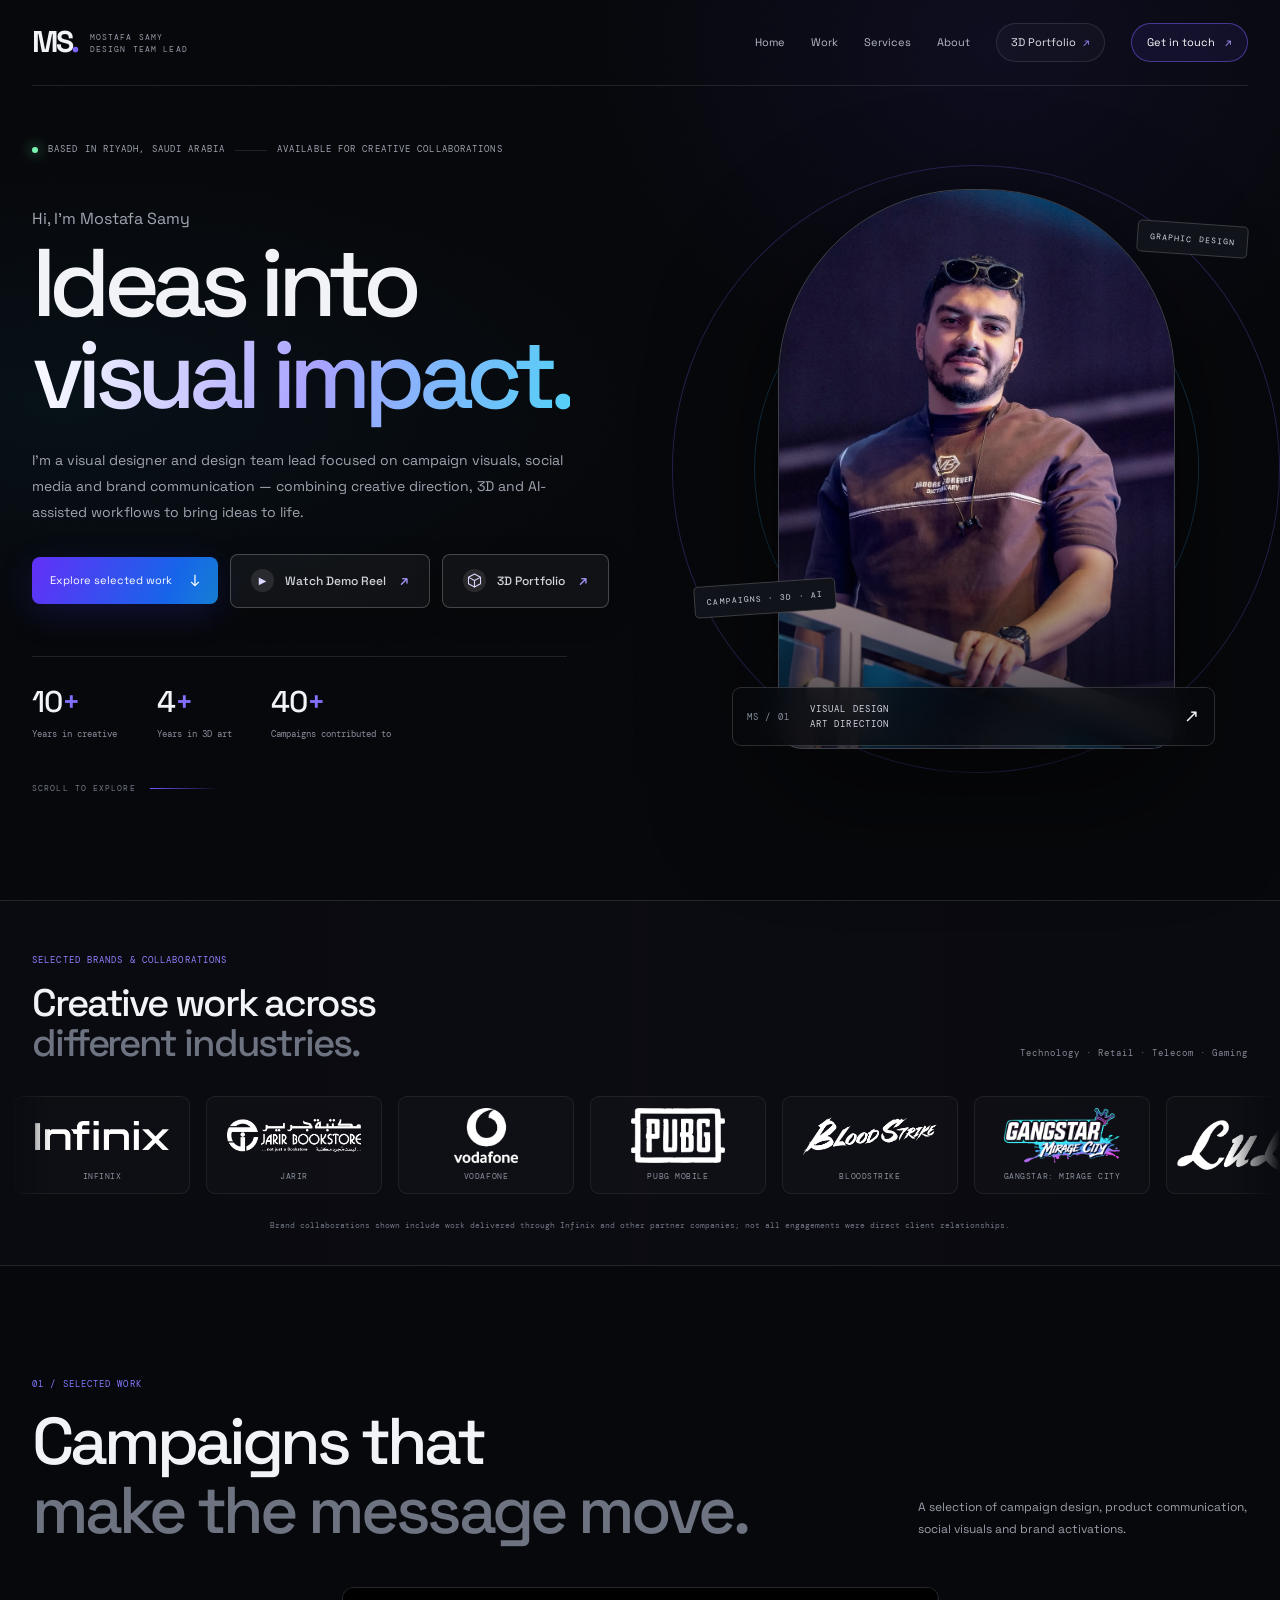
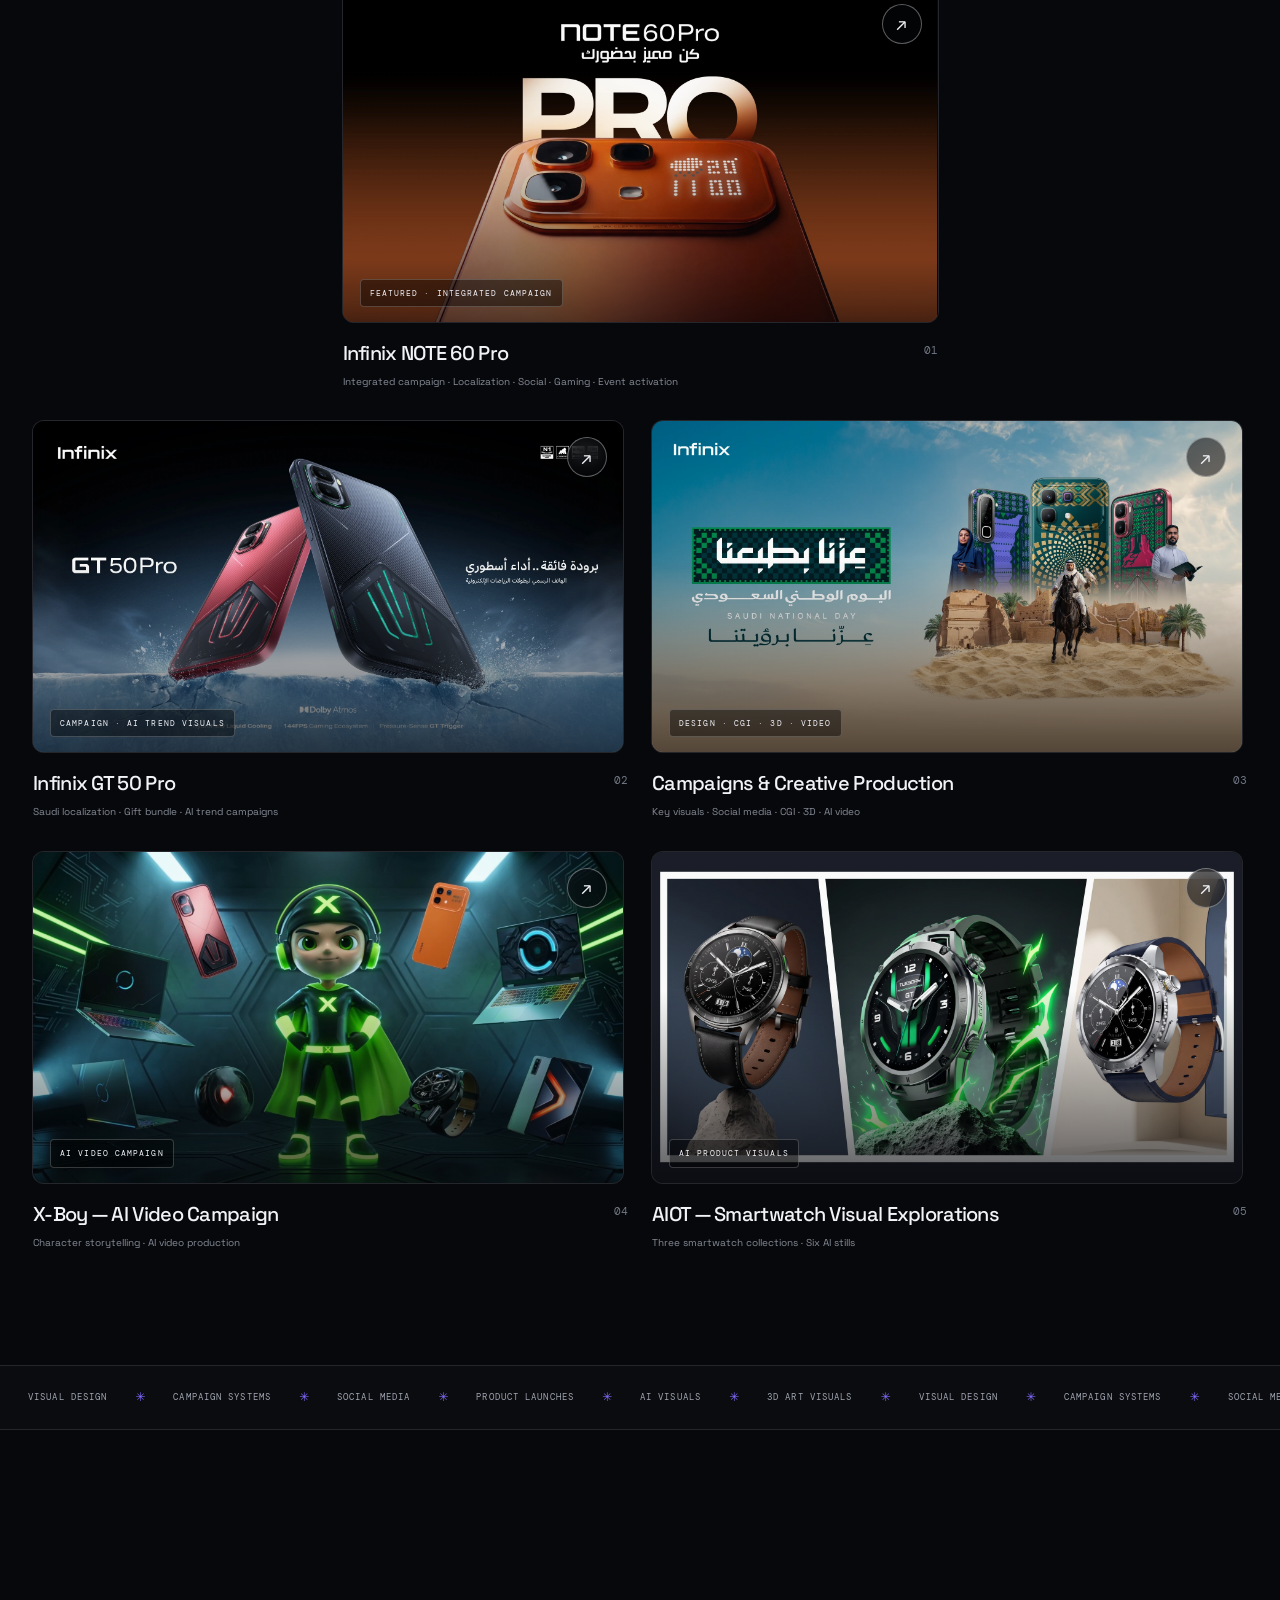
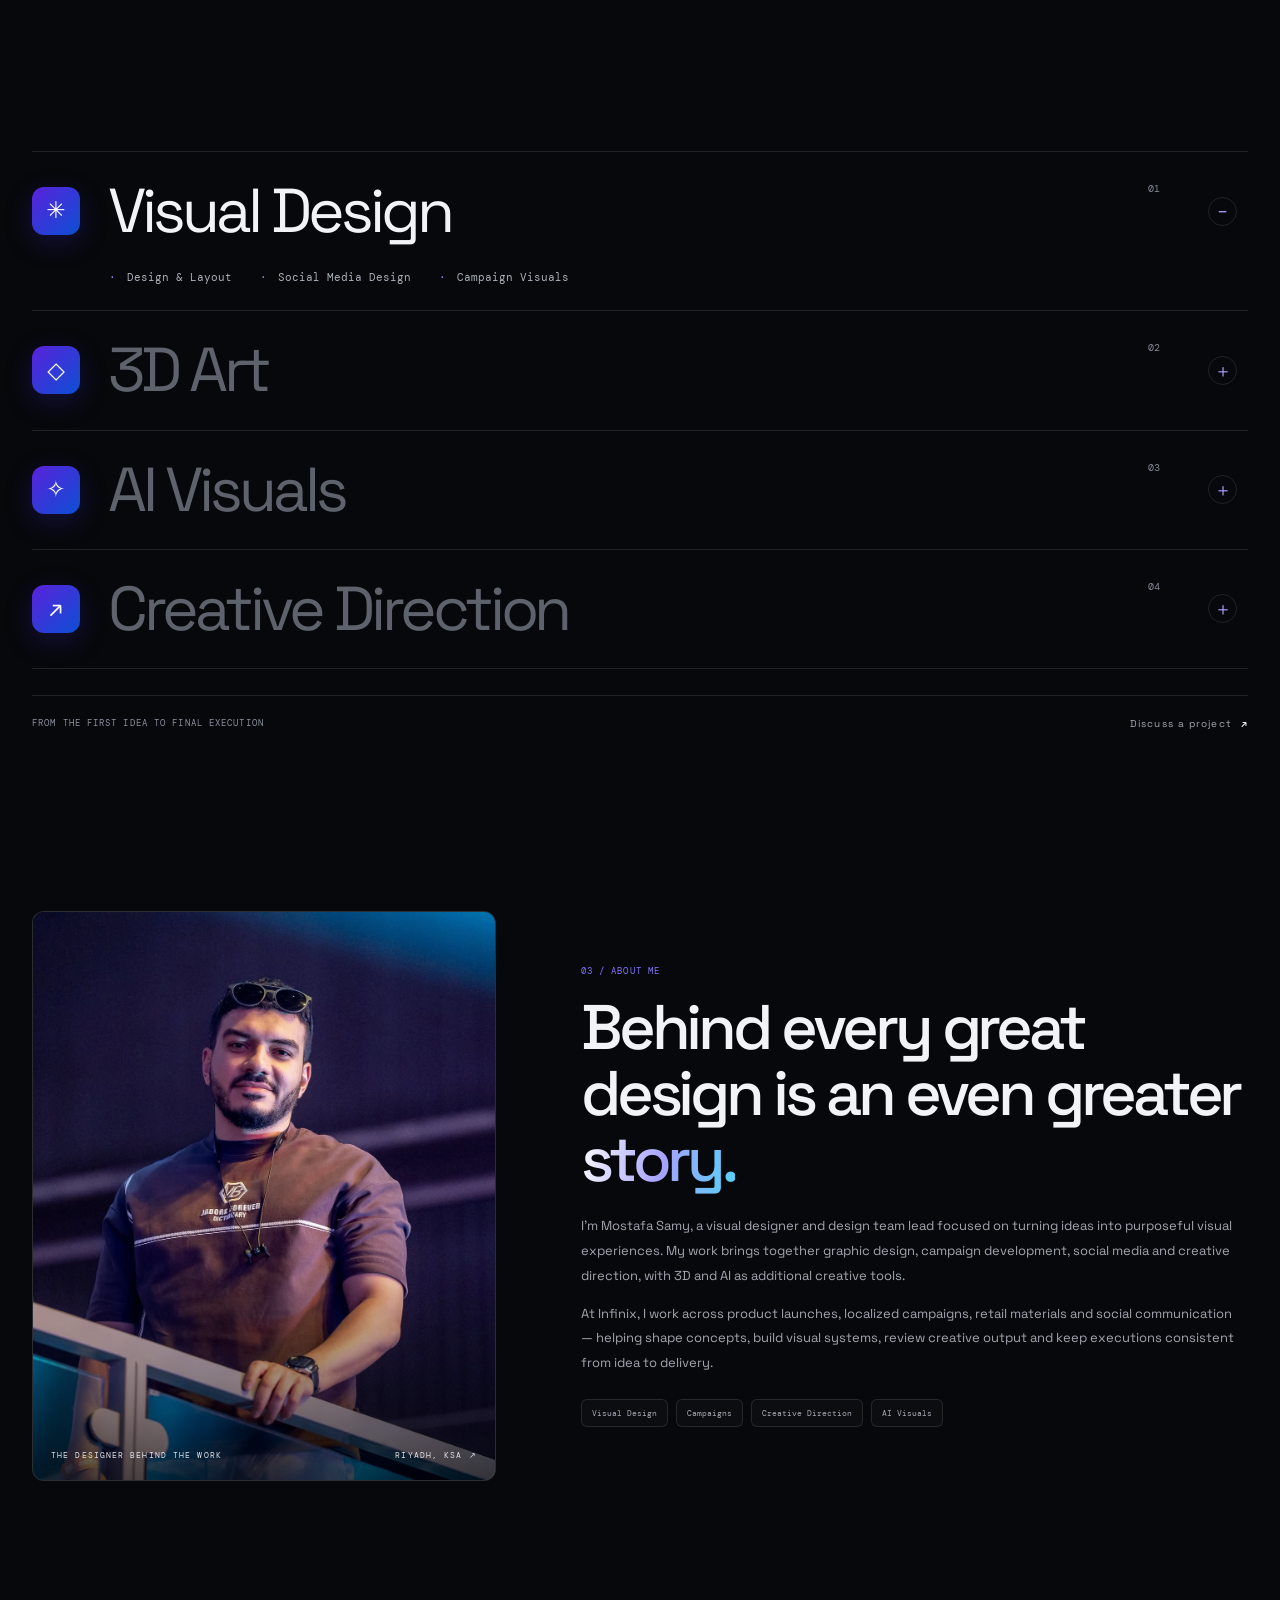
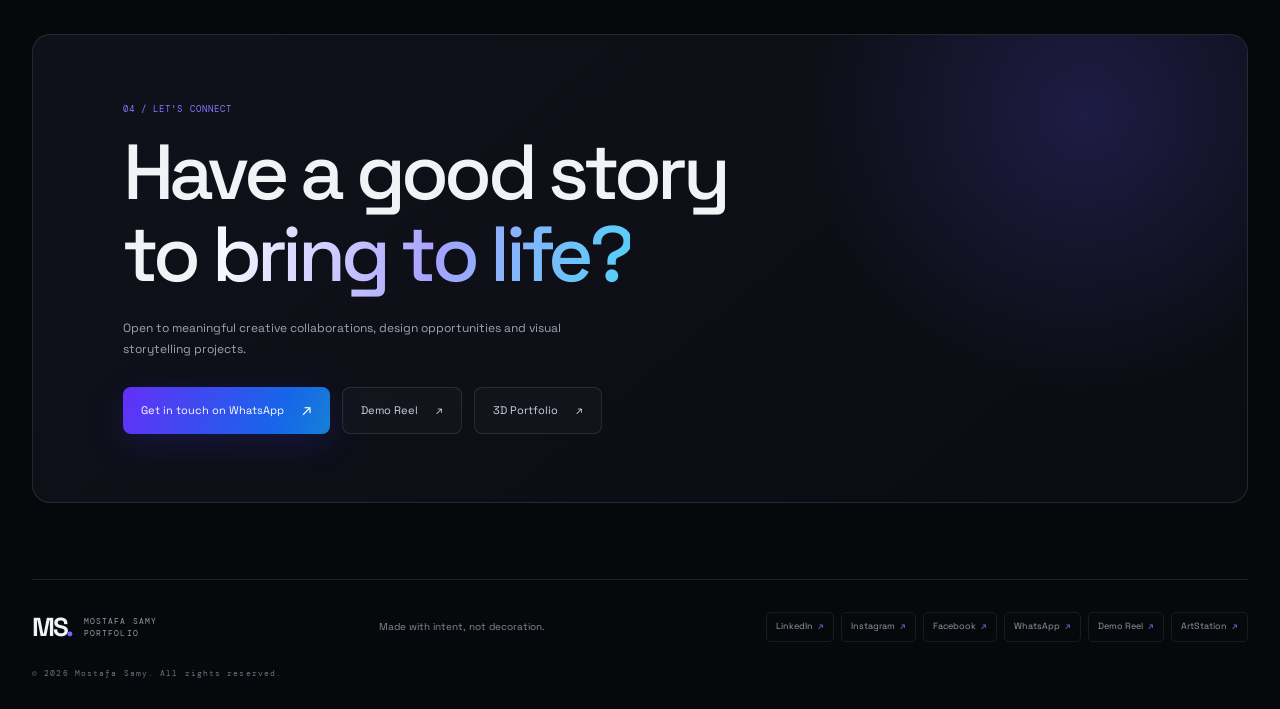
<file: index.html>
<!doctype html>
<html lang="en">
<head>
  <meta charset="utf-8" />
  <meta name="viewport" content="width=device-width, initial-scale=1" />
  <meta name="theme-color" content="#07080b" />
  <meta name="description" content="Mostafa Samy — Design Team Lead and Visual Designer working across campaign design, social media, creative direction, 3D and AI visuals." />
  <title>Mostafa Samy — Visual Designer & Design Team Lead</title>
  <link rel="icon" href="/favicon.ico" sizes="any" />
  <link rel="icon" type="image/png" sizes="32x32" href="/assets/icons/favicon-32x32.png" />
  <link rel="icon" type="image/png" sizes="16x16" href="/assets/icons/favicon-16x16.png" />
  <link rel="apple-touch-icon" sizes="180x180" href="/assets/icons/apple-touch-icon.png" />
  <link rel="manifest" href="/site.webmanifest" />
  <link rel="stylesheet" href="styles.css" />
</head>
<body>
  <div class="noise" aria-hidden="true"></div>
  <header class="site-header">
    <a class="brand" href="#home" aria-label="Mostafa Samy home">
      <span class="brand-mark">MS<span>.</span></span>
      <span class="brand-caption">MOSTAFA SAMY<br/>DESIGN TEAM LEAD</span>
    </a>
    <button class="menu-toggle" aria-label="Open menu" aria-expanded="false"><span></span><span></span></button>
    <nav class="main-nav" aria-label="Main navigation">
      <a href="#home">Home</a><a href="#work">Work</a><a href="#services">Services</a><a href="#about">About</a>
      <a class="nav-outline" href="https://mostafasamy.artstation.com/" target="_blank" rel="noopener noreferrer">3D Portfolio <span>↗</span></a>
      <a class="nav-contact" href="https://api.whatsapp.com/send/?phone=966541304259&text&type=phone_number&app_absent=0" target="_blank" rel="noopener noreferrer">Get in touch <span>↗</span></a>
    </nav>
  </header>

  <main>
    <section class="hero section-wrap" id="home">
      <div class="hero-copy reveal">
        <div class="eyebrow"><span class="status-dot"></span> BASED IN RIYADH, SAUDI ARABIA <i></i> AVAILABLE FOR CREATIVE COLLABORATIONS</div>
        <p class="hero-kicker">Hi, I'm Mostafa Samy</p>
        <h1>Ideas into<br/><span class="gradient-text">visual impact.</span></h1>
        <p class="hero-description">I'm a visual designer and design team lead focused on campaign visuals, social media and brand communication — combining creative direction, 3D and AI-assisted workflows to bring ideas to life.</p>
        <div class="hero-actions">
          <a class="button button-primary" href="#work">Explore selected work <span>↓</span></a>
          <a class="button button-quiet hero-link-button" href="https://vimeo.com/1021874667?share=copy&fl=cl&fe=ci" target="_blank" rel="noopener noreferrer"><span class="button-icon" aria-hidden="true">▶</span> Watch Demo Reel <span class="button-arrow">↗</span></a>
          <a class="button button-quiet hero-link-button button-portfolio" href="https://mostafasamy.artstation.com/" target="_blank" rel="noopener noreferrer"><span class="button-icon button-cube" aria-hidden="true"><svg viewBox="0 0 24 24" role="img" focusable="false"><path d="M12 2.8 20.5 7.4v9.2L12 21.2 3.5 16.6V7.4L12 2.8Z"/><path d="m3.8 7.6 8.2 4.5 8.2-4.5M12 12.1v9"/></svg></span> 3D Portfolio <span class="button-arrow">↗</span></a>
        </div>
        <div class="hero-stats">
          <div><strong>10<span>+</span></strong><small>Years in creative</small></div>
          <div><strong>4<span>+</span></strong><small>Years in 3D art</small></div>
          <div><strong>40<span>+</span></strong><small>Campaigns contributed to</small></div>
        </div>
        <div class="hero-scroll"><span>SCROLL TO EXPLORE</span><i></i></div>
      </div>
      <div class="hero-visual reveal reveal-delay">
        <div class="hero-orbit orbit-one"></div><div class="hero-orbit orbit-two"></div>
        <div class="hero-photo-frame"><img src="assets/profile/mostafa-portrait.jpg" alt="Mostafa Samy portrait" /></div>
        <div class="hero-image-label"><span class="label-index">MS / 01</span><span>VISUAL DESIGN<br/>ART DIRECTION</span><span class="label-arrow">↗</span></div>
        <div class="floating-chip chip-one">GRAPHIC DESIGN</div><div class="floating-chip chip-two">CAMPAIGNS · 3D · AI</div>
      </div>
    </section>

    <section class="brands-section" id="brands" aria-label="Selected brand collaborations">
      <div class="brands-heading section-wrap"><div><span class="section-index">SELECTED BRANDS &amp; COLLABORATIONS</span><h2>Creative work across<br/><span class="muted-heading">different industries.</span></h2></div><p>Technology · Retail · Telecom · Gaming</p></div>
      <div class="brand-marquee"><div class="brand-track">
        <div class="brand-item"><img src="assets/brands/infinix.png" alt="Infinix logo"/><span>Infinix</span></div>
        <div class="brand-item"><img src="assets/brands/jarir.webp" alt="Jarir Bookstore logo"/><span>Jarir</span></div>
        <div class="brand-item"><img src="assets/brands/vodafone.png" alt="Vodafone logo"/><span>Vodafone</span></div>
        <div class="brand-item"><img src="assets/brands/pubg-mobile.png" alt="PUBG logo"/><span>PUBG MOBILE</span></div>
        <div class="brand-item"><img src="assets/brands/blood-strike.png" alt="Blood Strike logo"/><span>BloodStrike</span></div>
        <div class="brand-item"><img src="assets/brands/gangstar-mirage-city.webp" alt="Gangstar Mirage City logo"/><span>Gangstar: Mirage City</span></div>
        <div class="brand-item brand-logo-only"><img src="assets/brands/lulu-hypermarket.png" alt="LuLu Hypermarket logo" loading="lazy"/></div>
        <div class="brand-item" aria-hidden="true"><img src="assets/brands/infinix.png" alt=""/><span>Infinix</span></div>
        <div class="brand-item" aria-hidden="true"><img src="assets/brands/jarir.webp" alt=""/><span>Jarir</span></div>
        <div class="brand-item" aria-hidden="true"><img src="assets/brands/vodafone.png" alt=""/><span>Vodafone</span></div>
        <div class="brand-item" aria-hidden="true"><img src="assets/brands/pubg-mobile.png" alt=""/><span>PUBG MOBILE</span></div>
        <div class="brand-item" aria-hidden="true"><img src="assets/brands/blood-strike.png" alt=""/><span>BloodStrike</span></div>
        <div class="brand-item" aria-hidden="true"><img src="assets/brands/gangstar-mirage-city.webp" alt=""/><span>Gangstar: Mirage City</span></div>
        <div class="brand-item brand-logo-only" aria-hidden="true"><img src="assets/brands/lulu-hypermarket.png" alt="" loading="lazy"/></div>
      </div></div>
      <p class="brand-disclaimer section-wrap">Brand collaborations shown include work delivered through Infinix and other partner companies; not all engagements were direct client relationships.</p>
    </section>

    <section class="work section-wrap section-block" id="work">
      <div class="section-heading reveal">
        <div><span class="section-index">01 / SELECTED WORK</span><h2>Campaigns that<br/><span class="muted-heading">make the message move.</span></h2></div>
        <p>A selection of campaign design, product communication, social visuals and brand activations.</p>
      </div>
      <div class="work-grid">
        <a class="project-card project-featured reveal" href="projects/note-60-series.html">
          <div class="project-image"><img src="assets/note60/note60-cover.webp" alt="Infinix NOTE 60 Pro campaign cover key visual" loading="lazy"/><span class="image-overlay"></span><span class="project-open">↗</span><span class="project-tag">FEATURED · INTEGRATED CAMPAIGN</span></div>
          <div class="project-meta"><div><h3>Infinix NOTE 60 Pro</h3><p>Integrated campaign · Localization · Social · Gaming · Event activation</p></div><span class="project-number">01</span></div>
        </a>
        <a class="project-card project-standard reveal" href="projects/gt-50-pro.html"><div class="project-image"><img src="assets/projects/gt50/cover.webp" alt="Infinix GT 50 Pro Saudi campaign key visual" loading="lazy"/><span class="image-overlay"></span><span class="project-open">↗</span><span class="project-tag">CAMPAIGN · AI TREND VISUALS</span></div><div class="project-meta"><div><h3>Infinix GT 50 Pro</h3><p>Saudi localization · Gift bundle · AI trend campaigns</p></div><span class="project-number">02</span></div></a>
        <a class="project-card project-standard reveal" href="projects/campaigns-creative-production.html"><div class="project-image"><img src="assets/projects/campaigns/saudi-national-day-2026-landscape.webp" alt="Infinix Saudi National Day 2026 campaign visual" loading="lazy"/><span class="image-overlay"></span><span class="project-open">↗</span><span class="project-tag">DESIGN · CGI · 3D · VIDEO</span></div><div class="project-meta"><div><h3>Campaigns &amp; Creative Production</h3><p>Key visuals · Social media · CGI · 3D · AI video</p></div><span class="project-number">03</span></div></a>
        <a class="project-card project-standard reveal" href="projects/x-boy-ai-video.html"><div class="project-image"><img src="assets/projects/xboy/cover.webp" alt="X-Boy AI video campaign thumbnail" loading="lazy"/><span class="image-overlay"></span><span class="project-open">↗</span><span class="project-tag">AI VIDEO CAMPAIGN</span></div><div class="project-meta"><div><h3>X-Boy — AI Video Campaign</h3><p>Character storytelling · AI video production</p></div><span class="project-number">04</span></div></a>
        <a class="project-card project-standard reveal" href="projects/aiot-smartwatch-visuals.html"><div class="project-image"><img src="assets/projects/aiot/cover.webp" alt="AIOT smartwatch visual explorations cover" loading="lazy"/><span class="image-overlay"></span><span class="project-open">↗</span><span class="project-tag">AI PRODUCT VISUALS</span></div><div class="project-meta"><div><h3>AIOT — Smartwatch Visual Explorations</h3><p>Three smartwatch collections · Six AI stills</p></div><span class="project-number">05</span></div></a>
      </div>
    </section>

    <section class="marquee-strip" aria-label="Areas of work"><div class="marquee-track"><div class="marquee-group"><span>VISUAL DESIGN</span><i>✳</i><span>CAMPAIGN SYSTEMS</span><i>✳</i><span>SOCIAL MEDIA</span><i>✳</i><span>PRODUCT LAUNCHES</span><i>✳</i><span>AI VISUALS</span><i>✳</i><span>3D ART VISUALS</span><i>✳</i><span>VISUAL DESIGN</span><i>✳</i><span>CAMPAIGN SYSTEMS</span><i>✳</i><span>SOCIAL MEDIA</span><i>✳</i><span>PRODUCT LAUNCHES</span><i>✳</i><span>AI VISUALS</span><i>✳</i><span>3D ART VISUALS</span><i>✳</i><span>VISUAL DESIGN</span><i>✳</i><span>CAMPAIGN SYSTEMS</span><i>✳</i><span>SOCIAL MEDIA</span><i>✳</i><span>PRODUCT LAUNCHES</span><i>✳</i><span>AI VISUALS</span><i>✳</i><span>3D ART VISUALS</span><i>✳</i><span>VISUAL DESIGN</span><i>✳</i><span>CAMPAIGN SYSTEMS</span><i>✳</i><span>SOCIAL MEDIA</span><i>✳</i><span>PRODUCT LAUNCHES</span><i>✳</i><span>AI VISUALS</span><i>✳</i><span>3D ART VISUALS</span><i>✳</i></div><div class="marquee-group" aria-hidden="true"><span>VISUAL DESIGN</span><i>✳</i><span>CAMPAIGN SYSTEMS</span><i>✳</i><span>SOCIAL MEDIA</span><i>✳</i><span>PRODUCT LAUNCHES</span><i>✳</i><span>AI VISUALS</span><i>✳</i><span>3D ART VISUALS</span><i>✳</i><span>VISUAL DESIGN</span><i>✳</i><span>CAMPAIGN SYSTEMS</span><i>✳</i><span>SOCIAL MEDIA</span><i>✳</i><span>PRODUCT LAUNCHES</span><i>✳</i><span>AI VISUALS</span><i>✳</i><span>3D ART VISUALS</span><i>✳</i><span>VISUAL DESIGN</span><i>✳</i><span>CAMPAIGN SYSTEMS</span><i>✳</i><span>SOCIAL MEDIA</span><i>✳</i><span>PRODUCT LAUNCHES</span><i>✳</i><span>AI VISUALS</span><i>✳</i><span>3D ART VISUALS</span><i>✳</i><span>VISUAL DESIGN</span><i>✳</i><span>CAMPAIGN SYSTEMS</span><i>✳</i><span>SOCIAL MEDIA</span><i>✳</i><span>PRODUCT LAUNCHES</span><i>✳</i><span>AI VISUALS</span><i>✳</i><span>3D ART VISUALS</span><i>✳</i></div></div></section>


    <section class="services section-wrap section-block" id="services">
      <div class="section-heading reveal"><div><span class="section-index">02 / WHAT I DO</span><h2>Design thinking.<br/><span class="muted-heading">Made across formats.</span></h2></div><p>From campaign visuals and creative direction to 3D and AI-assisted production — bringing ideas into clear, purposeful visual experiences.</p></div>
      <div class="service-list">
        <details class="service-item" open><summary><span class="service-icon" aria-hidden="true">✳</span><span class="service-name">Visual Design</span><sup>01</sup><span class="service-toggle">−</span></summary><div class="service-details"><span>Design &amp; Layout</span><span>Social Media Design</span><span>Campaign Visuals</span></div></details>
        <details class="service-item"><summary><span class="service-icon" aria-hidden="true">◇</span><span class="service-name">3D Art</span><sup>02</sup><span class="service-toggle">＋</span></summary><div class="service-details"><span>3D Environments</span><span>3D Product Visualization</span><span>Lighting &amp; Rendering</span></div></details>
        <details class="service-item"><summary><span class="service-icon" aria-hidden="true">✧</span><span class="service-name">AI Visuals</span><sup>03</sup><span class="service-toggle">＋</span></summary><div class="service-details"><span>AI Image &amp; Video Generation</span><span>AI-Assisted Art Direction</span><span>Creative Experiments</span></div></details>
        <details class="service-item"><summary><span class="service-icon" aria-hidden="true">↗</span><span class="service-name">Creative Direction</span><sup>04</sup><span class="service-toggle">＋</span></summary><div class="service-details"><span>Social Media Art Direction</span><span>Campaign Concepts</span><span>Art Direction</span></div></details>
      </div>
      <div class="services-bottom"><span>FROM THE FIRST IDEA TO FINAL EXECUTION</span><a href="#contact">Discuss a project <b>↗</b></a></div>
    </section>


    <section class="about section-wrap section-block" id="about">
      <div class="about-photo reveal"><img src="assets/profile/mostafa-portrait.jpg" alt="Mostafa Samy" loading="lazy"/><div class="about-photo-caption"><span>THE DESIGNER BEHIND THE WORK</span><span>RIYADH, KSA ↗</span></div></div>
      <div class="about-copy reveal reveal-delay"><span class="section-index">03 / ABOUT ME</span><h2>Behind every great design is an even greater <span class="gradient-text">story.</span></h2><p>I'm Mostafa Samy, a visual designer and design team lead focused on turning ideas into purposeful visual experiences. My work brings together graphic design, campaign development, social media and creative direction, with 3D and AI as additional creative tools.</p><p>At Infinix, I work across product launches, localized campaigns, retail materials and social communication — helping shape concepts, build visual systems, review creative output and keep executions consistent from idea to delivery.</p><div class="about-tags"><span>Visual Design</span><span>Campaigns</span><span>Creative Direction</span><span>AI Visuals</span></div></div>
    </section>

    <section class="cta-section section-wrap" id="contact"><div class="cta-glow"></div><span class="section-index">04 / LET'S CONNECT</span><h2>Have a good story<br/>to <span class="gradient-text">bring to life?</span></h2><p>Open to meaningful creative collaborations, design opportunities and visual storytelling projects.</p><div class="cta-actions"><a class="button button-primary" href="https://api.whatsapp.com/send/?phone=966541304259&text&type=phone_number&app_absent=0" target="_blank" rel="noopener noreferrer">Get in touch on WhatsApp <span>↗</span></a><a class="button button-quiet" href="https://vimeo.com/1021874667?share=copy&fl=cl&fe=ci" target="_blank" rel="noopener noreferrer">Demo Reel <span>↗</span></a><a class="button button-quiet" href="https://mostafasamy.artstation.com/" target="_blank" rel="noopener noreferrer">3D Portfolio <span>↗</span></a></div></section>
  </main>

  <footer class="site-footer section-wrap"><a class="brand footer-brand" href="#home"><span class="brand-mark">MS<span>.</span></span><span class="brand-caption">MOSTAFA SAMY<br/>PORTFOLIO</span></a><p>Made with intent, not decoration.</p><div class="social-links" aria-label="Social profiles">
    <a href="https://www.linkedin.com/in/mostafa-samy-727896a5/" target="_blank" rel="noopener noreferrer">LinkedIn <span>↗</span></a>
    <a href="https://www.instagram.com/mmustafasamy/" target="_blank" rel="noopener noreferrer">Instagram <span>↗</span></a>
    <a href="https://www.facebook.com/mmustafasamy" target="_blank" rel="noopener noreferrer">Facebook <span>↗</span></a>
    <a href="https://api.whatsapp.com/send/?phone=966541304259&text&type=phone_number&app_absent=0" target="_blank" rel="noopener noreferrer">WhatsApp <span>↗</span></a>
    <a href="https://vimeo.com/1021874667?share=copy&fl=cl&fe=ci" target="_blank" rel="noopener noreferrer">Demo Reel <span>↗</span></a>
    <a href="https://mostafasamy.artstation.com/" target="_blank" rel="noopener noreferrer">ArtStation <span>↗</span></a>
  </div><small>© <span id="year"></span> Mostafa Samy. All rights reserved.</small></footer>
  <script src="script.js"></script>
</body></html>
</file>
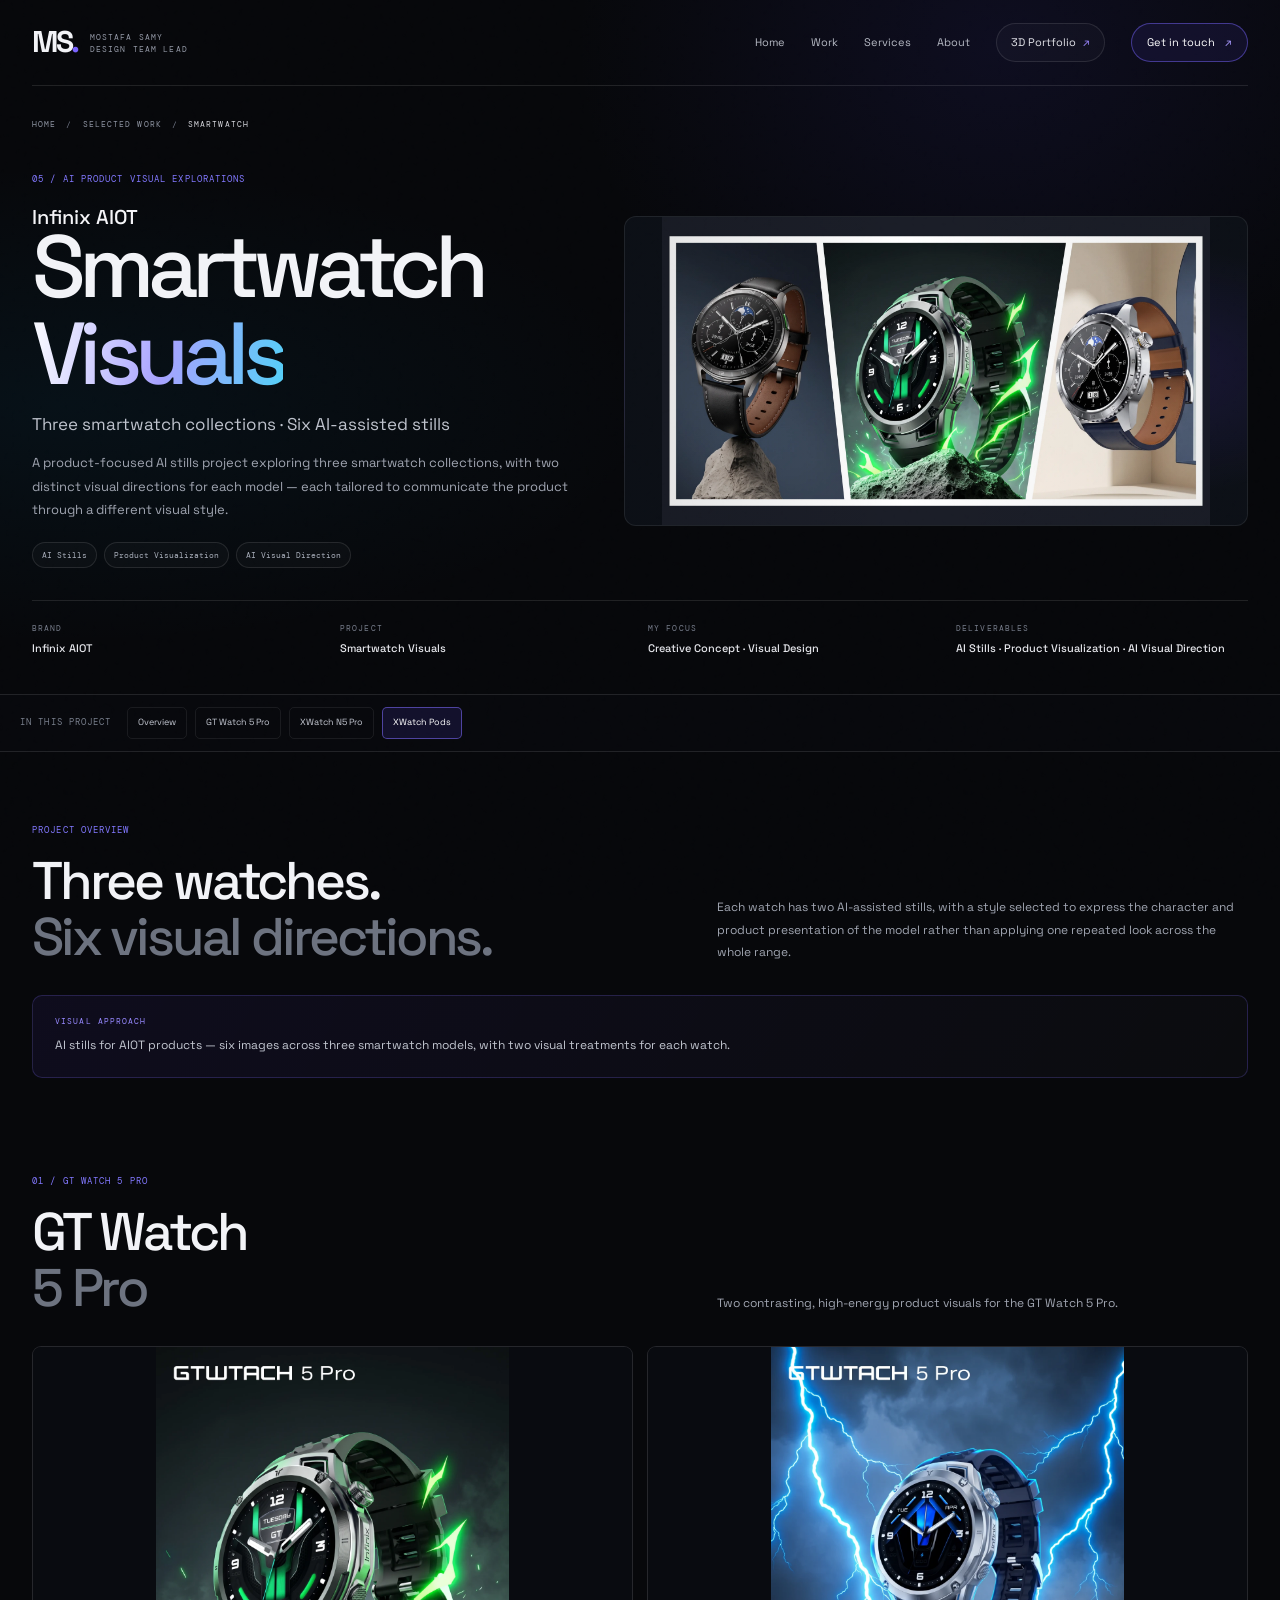
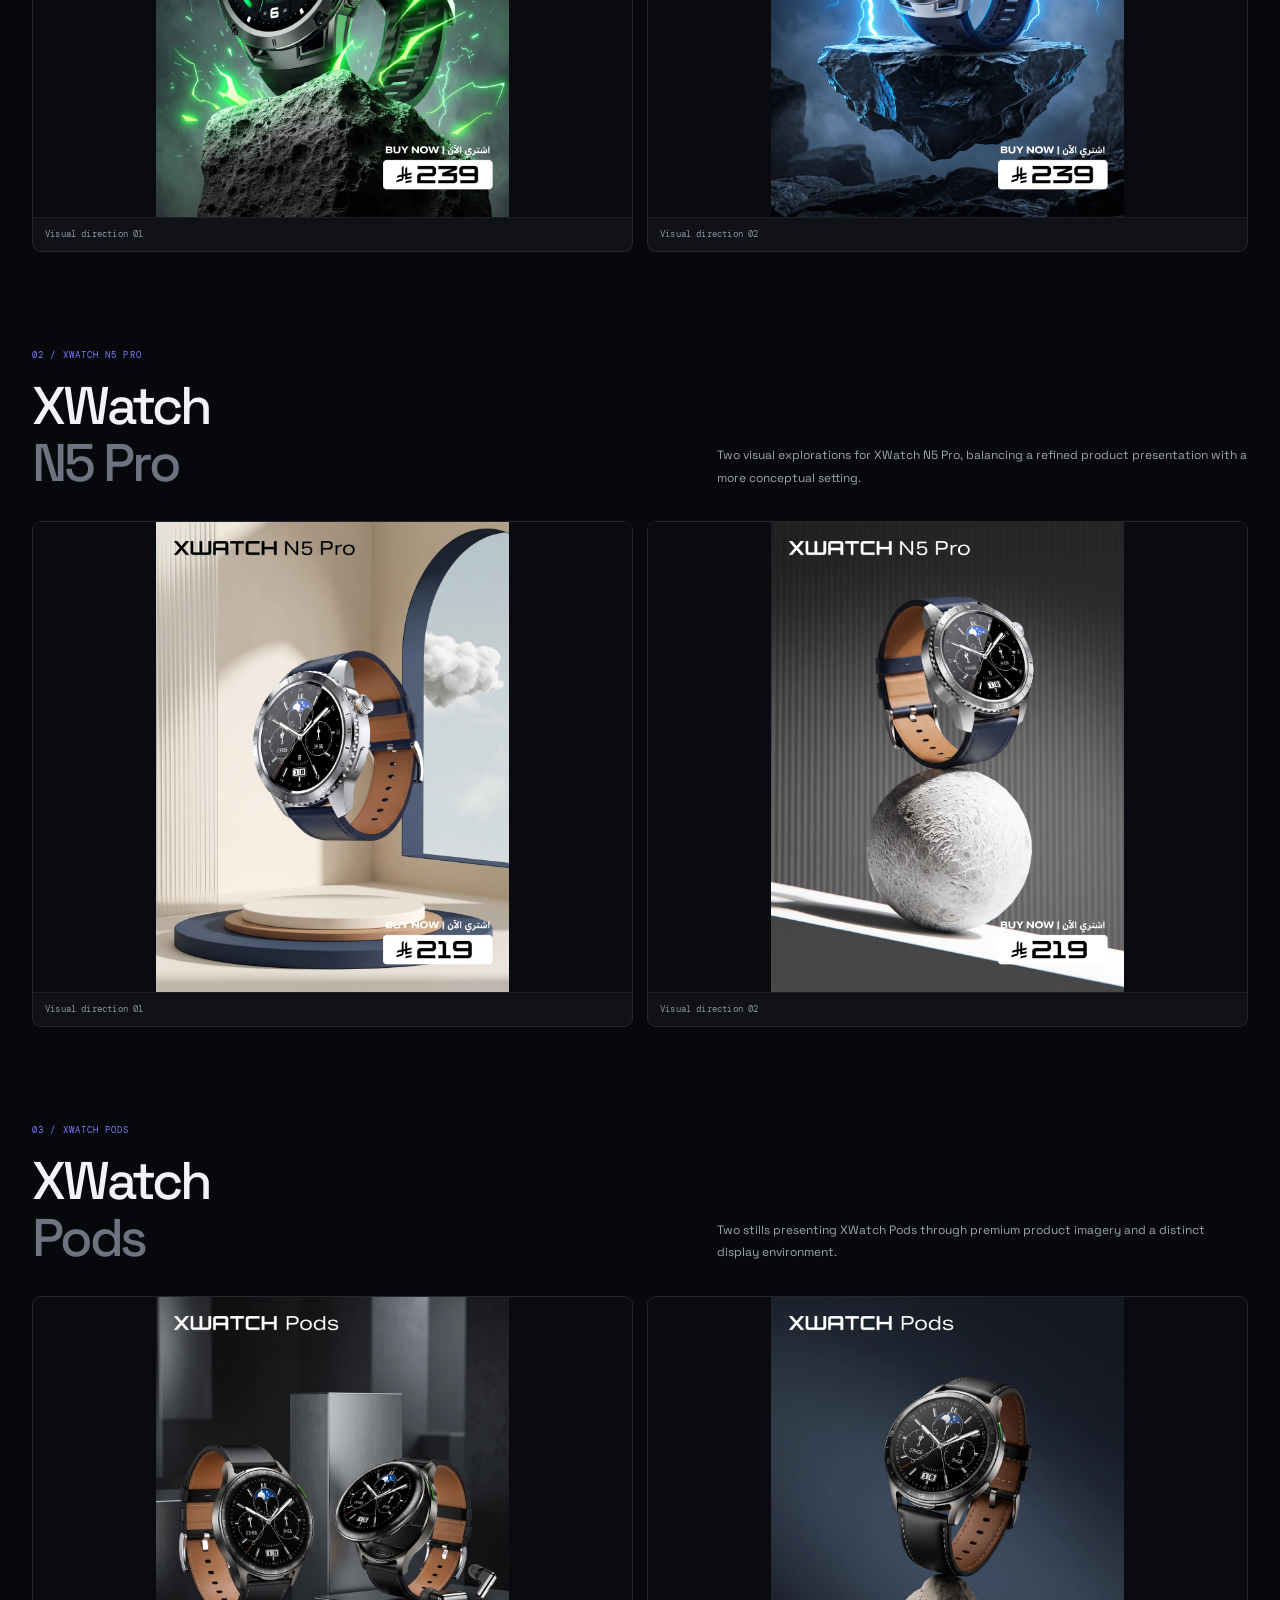
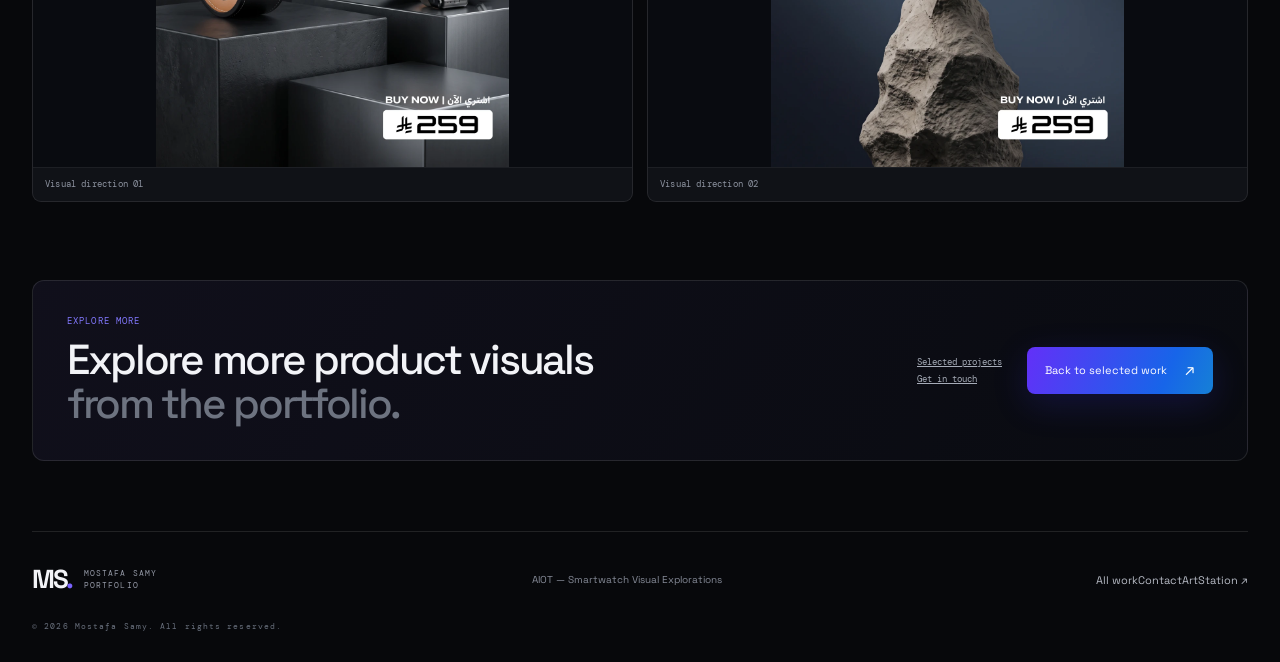
<file: projects/aiot-smartwatch-visuals.html>
<!doctype html><html lang="en"><head><meta charset="utf-8"/><meta name="viewport" content="width=device-width, initial-scale=1"/><meta name="theme-color" content="#07080b"/><meta name="description" content="AIOT smartwatch product visualization by Mostafa Samy: six AI stills across GT Watch 5 Pro, XWatch N5 Pro and XWatch Pods."/><title>AIOT — Smartwatch Visual Explorations — Mostafa Samy</title><link rel="icon" href="/favicon.ico" sizes="any"/><link rel="icon" type="image/png" sizes="32x32" href="/assets/icons/favicon-32x32.png"/><link rel="icon" type="image/png" sizes="16x16" href="/assets/icons/favicon-16x16.png"/><link rel="apple-touch-icon" sizes="180x180" href="/assets/icons/apple-touch-icon.png"/><link rel="manifest" href="/site.webmanifest"/><link rel="stylesheet" href="../styles.css"/></head><body class="case-page project-detail-page"><div class="noise" aria-hidden="true"></div><header class="site-header"><a class="brand" href="../index.html#home"><span class="brand-mark">MS<span>.</span></span><span class="brand-caption">MOSTAFA SAMY<br/>DESIGN TEAM LEAD</span></a>
      <button class="menu-toggle" aria-label="Open menu" aria-expanded="false"><span></span><span></span></button>
      <nav class="main-nav" aria-label="Main navigation"><a href="../index.html#home">Home</a><a href="../index.html#work">Work</a><a href="../index.html#services">Services</a><a href="../index.html#about">About</a><a class="nav-outline" href="https://mostafasamy.artstation.com/" target="_blank" rel="noopener noreferrer">3D Portfolio <span>↗</span></a><a class="nav-contact" href="https://api.whatsapp.com/send/?phone=966541304259&amp;text&amp;type=phone_number&amp;app_absent=0" target="_blank" rel="noopener noreferrer">Get in touch <span>↗</span></a></nav></header><main><section class="case-hero section-wrap"><div class="breadcrumb"><a href="../index.html">HOME</a><span>/</span><a href="../index.html#work">SELECTED WORK</a><span>/</span><b>SMARTWATCH</b></div><div class="case-hero-grid"><div class="case-hero-copy"><span class="section-index">05 / AI PRODUCT VISUAL EXPLORATIONS</span><p class="case-brandline">Infinix AIOT</p><h1>Smartwatch <span class="gradient-text">Visuals</span></h1><h2>Three smartwatch collections · Six AI-assisted stills</h2><p class="case-lead">A product-focused AI stills project exploring three smartwatch collections, with two distinct visual directions for each model — each tailored to communicate the product through a different visual style.</p><div class="case-chips"><span>AI Stills</span><span>Product Visualization</span><span>AI Visual Direction</span></div></div><div class="case-hero-art"><img src="../assets/projects/aiot/cover.webp" alt="AIOT smartwatch campaign cover with three product visual directions"/></div></div><div class="case-meta-grid"><div><small>BRAND</small><strong>Infinix AIOT</strong></div><div><small>PROJECT</small><strong>Smartwatch Visuals</strong></div><div><small>MY FOCUS</small><strong>Creative Concept · Visual Design</strong></div><div><small>DELIVERABLES</small><strong>AI Stills · Product Visualization · AI Visual Direction</strong></div></div></section><nav class="case-nav" aria-label="Project sections"><span>IN THIS PROJECT</span><a href="#aiot-overview">Overview</a><a href="#gt-watch">GT Watch 5 Pro</a><a href="#n5-watch">XWatch N5 Pro</a><a href="#pods-watch">XWatch Pods</a></nav><section class="case-intro section-wrap" id="aiot-overview"><div class="case-section-heading"><div><span class="section-index">PROJECT OVERVIEW</span><h2>Three watches.<br/><span class="muted-heading">Six visual directions.</span></h2></div><p>Each watch has two AI-assisted stills, with a style selected to express the character and product presentation of the model rather than applying one repeated look across the whole range.</p></div><div class="project-note-box"><span>VISUAL APPROACH</span><p>AI stills for AIOT products — six images across three smartwatch models, with two visual treatments for each watch.</p></div></section><section class="case-section section-wrap" id="gt-watch"><div class="case-section-heading"><div><span class="section-index">01 / GT WATCH 5 PRO</span><h2>GT Watch<br/><span class="muted-heading">5 Pro</span></h2></div><p>Two contrasting, high-energy product visuals for the GT Watch 5 Pro.</p></div><div class="gallery-grid gallery-grid-two watch-pair-grid"><figure class="asset-figure"><img src="../assets/projects/aiot/gt-watch-5-pro-01.webp" alt="GT Watch 5 Pro AI visual exploration 01" loading="lazy"/><figcaption>Visual direction 01</figcaption></figure><figure class="asset-figure"><img src="../assets/projects/aiot/gt-watch-5-pro-02.webp" alt="GT Watch 5 Pro AI visual exploration 02" loading="lazy"/><figcaption>Visual direction 02</figcaption></figure></div></section><section class="case-section section-wrap" id="n5-watch"><div class="case-section-heading"><div><span class="section-index">02 / XWATCH N5 PRO</span><h2>XWatch<br/><span class="muted-heading">N5 Pro</span></h2></div><p>Two visual explorations for XWatch N5 Pro, balancing a refined product presentation with a more conceptual setting.</p></div><div class="gallery-grid gallery-grid-two watch-pair-grid"><figure class="asset-figure"><img src="../assets/projects/aiot/xwatch-n5-pro-01.webp" alt="XWatch N5 Pro AI visual exploration 01" loading="lazy"/><figcaption>Visual direction 01</figcaption></figure><figure class="asset-figure"><img src="../assets/projects/aiot/xwatch-n5-pro-02.webp" alt="XWatch N5 Pro AI visual exploration 02" loading="lazy"/><figcaption>Visual direction 02</figcaption></figure></div></section><section class="case-section section-wrap" id="pods-watch"><div class="case-section-heading"><div><span class="section-index">03 / XWATCH PODS</span><h2>XWatch<br/><span class="muted-heading">Pods</span></h2></div><p>Two stills presenting XWatch Pods through premium product imagery and a distinct display environment.</p></div><div class="gallery-grid gallery-grid-two watch-pair-grid"><figure class="asset-figure"><img src="../assets/projects/aiot/xwatch-pods-01.webp" alt="XWatch Pods AI visual exploration 01" loading="lazy"/><figcaption>Visual direction 01</figcaption></figure><figure class="asset-figure"><img src="../assets/projects/aiot/xwatch-pods-02.webp" alt="XWatch Pods AI visual exploration 02" loading="lazy"/><figcaption>Visual direction 02</figcaption></figure></div></section><section class="next-project section-wrap"><div><span class="section-index">EXPLORE MORE</span><h2>Explore more product visuals<br/><span class="muted-heading">from the portfolio.</span></h2></div><div class="next-project-links"><a href="../index.html#work">Selected projects</a><a href="../index.html#contact">Get in touch</a></div><a class="button button-primary" href="../index.html#work">Back to selected work <span>↗</span></a></section></main><footer class="site-footer section-wrap"><a class="brand footer-brand" href="../index.html#home"><span class="brand-mark">MS<span>.</span></span><span class="brand-caption">MOSTAFA SAMY<br/>PORTFOLIO</span></a><p>AIOT — Smartwatch Visual Explorations</p><div class="footer-links"><a href="../index.html#work">All work</a><a href="../index.html#contact">Contact</a><a href="https://mostafasamy.artstation.com/" target="_blank" rel="noopener noreferrer">ArtStation ↗</a></div><small>© <span id="year"></span> Mostafa Samy. All rights reserved.</small></footer>
      <div class="lightbox" aria-hidden="true"><button class="lightbox-close" aria-label="Close image">×</button><img alt="Expanded project image"/></div><script src="../script.js"></script></body></html>
</file>
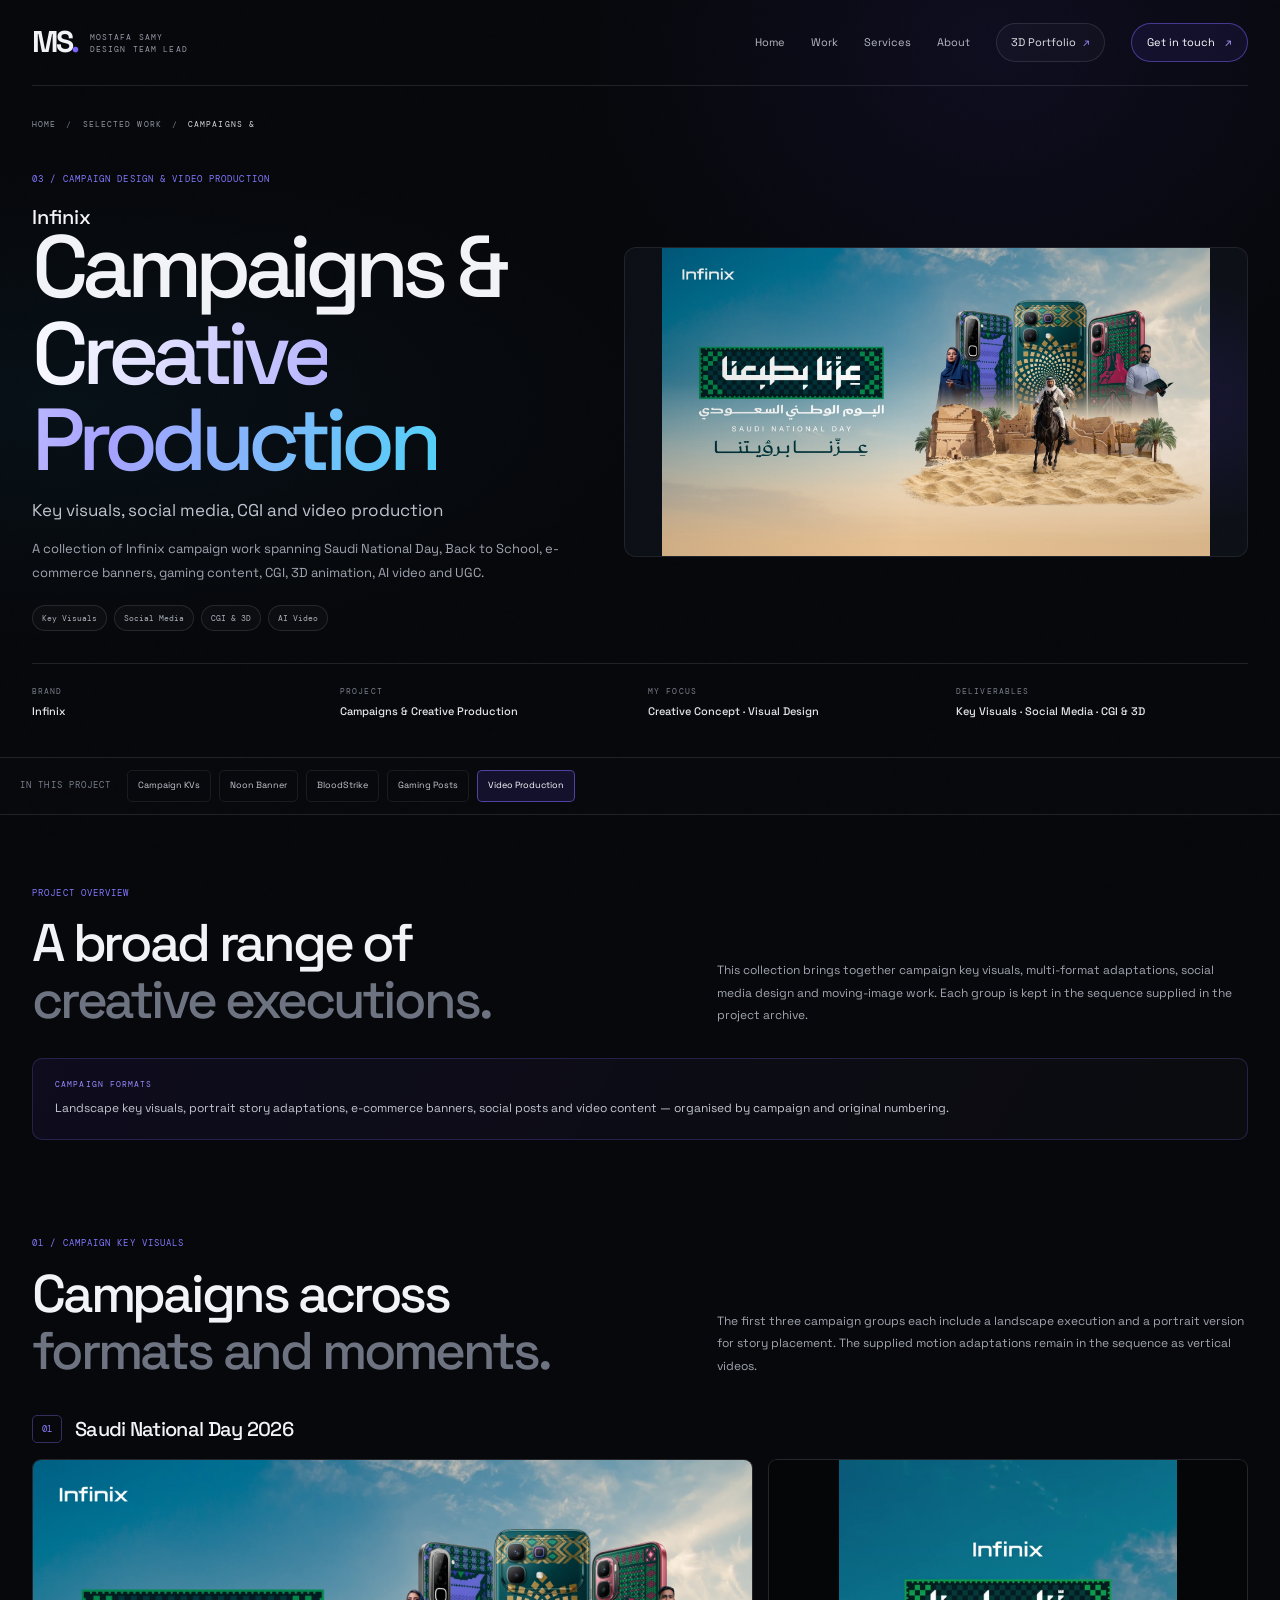
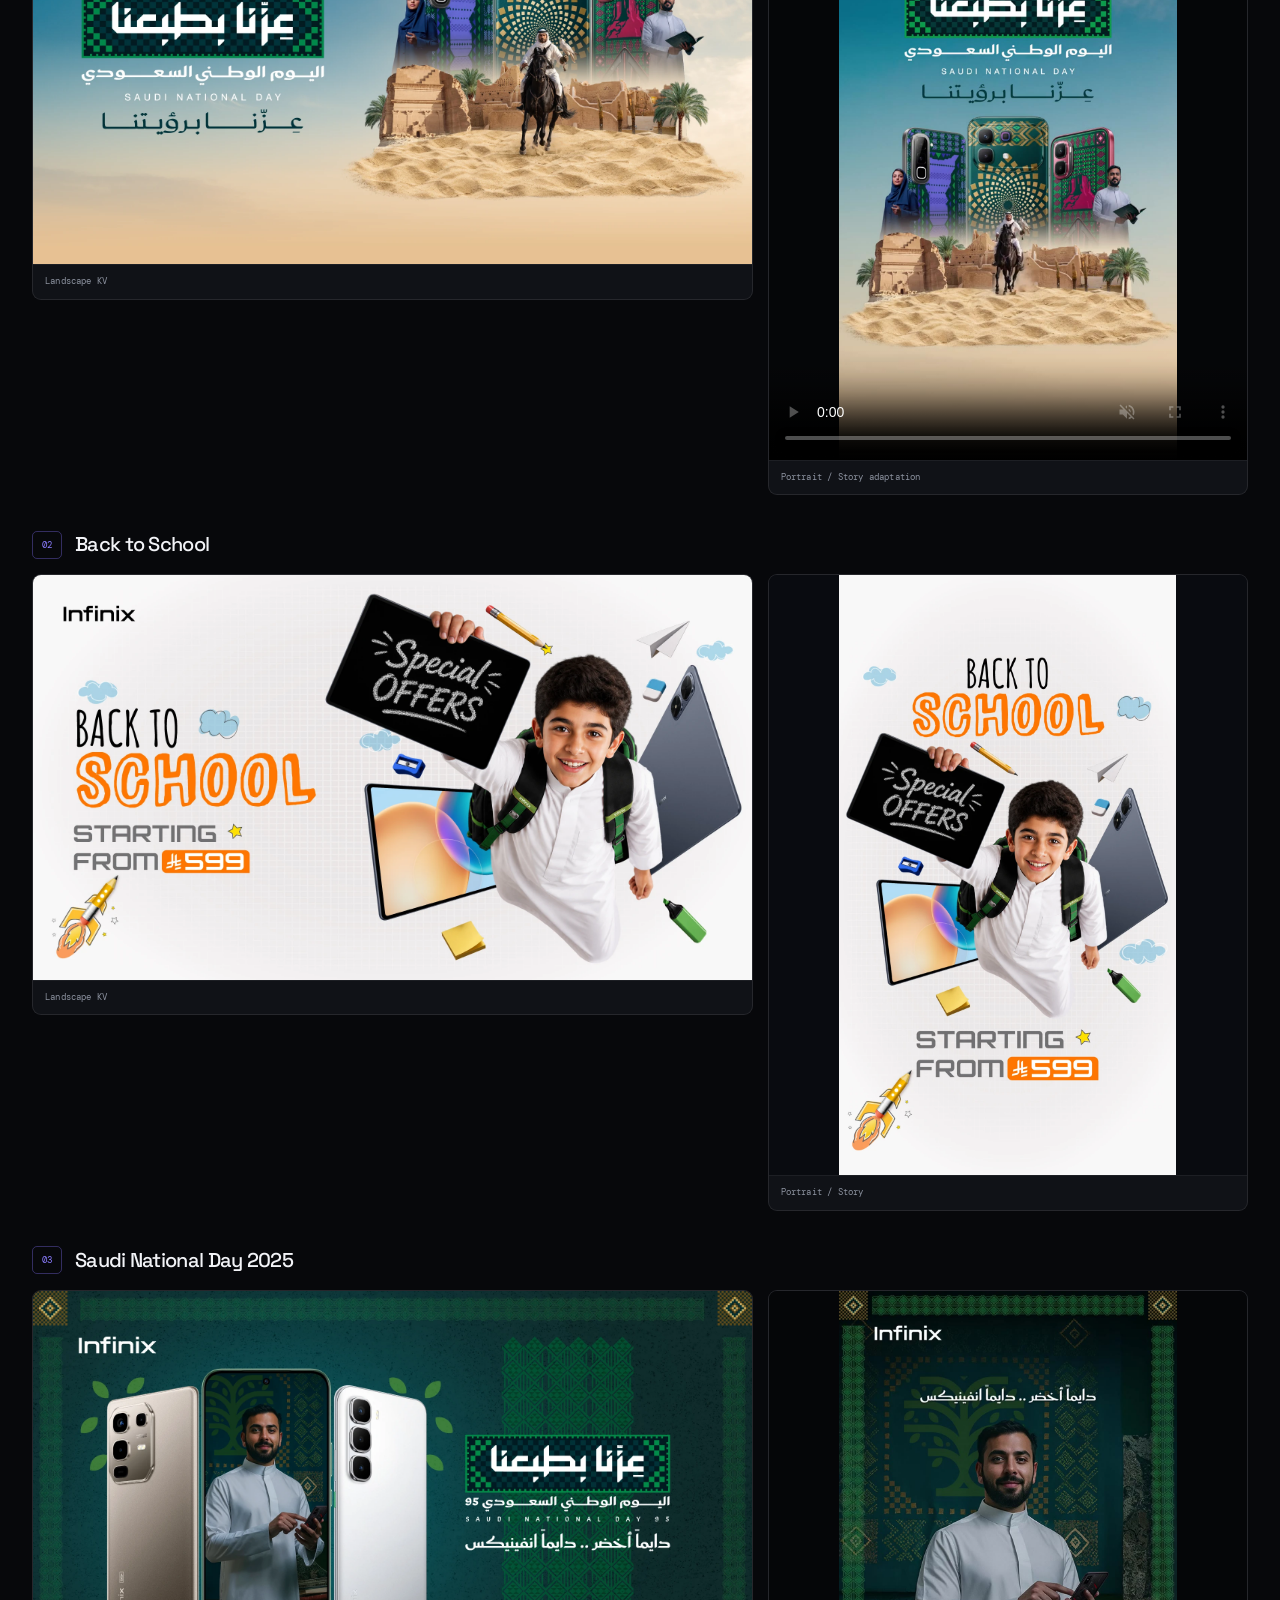
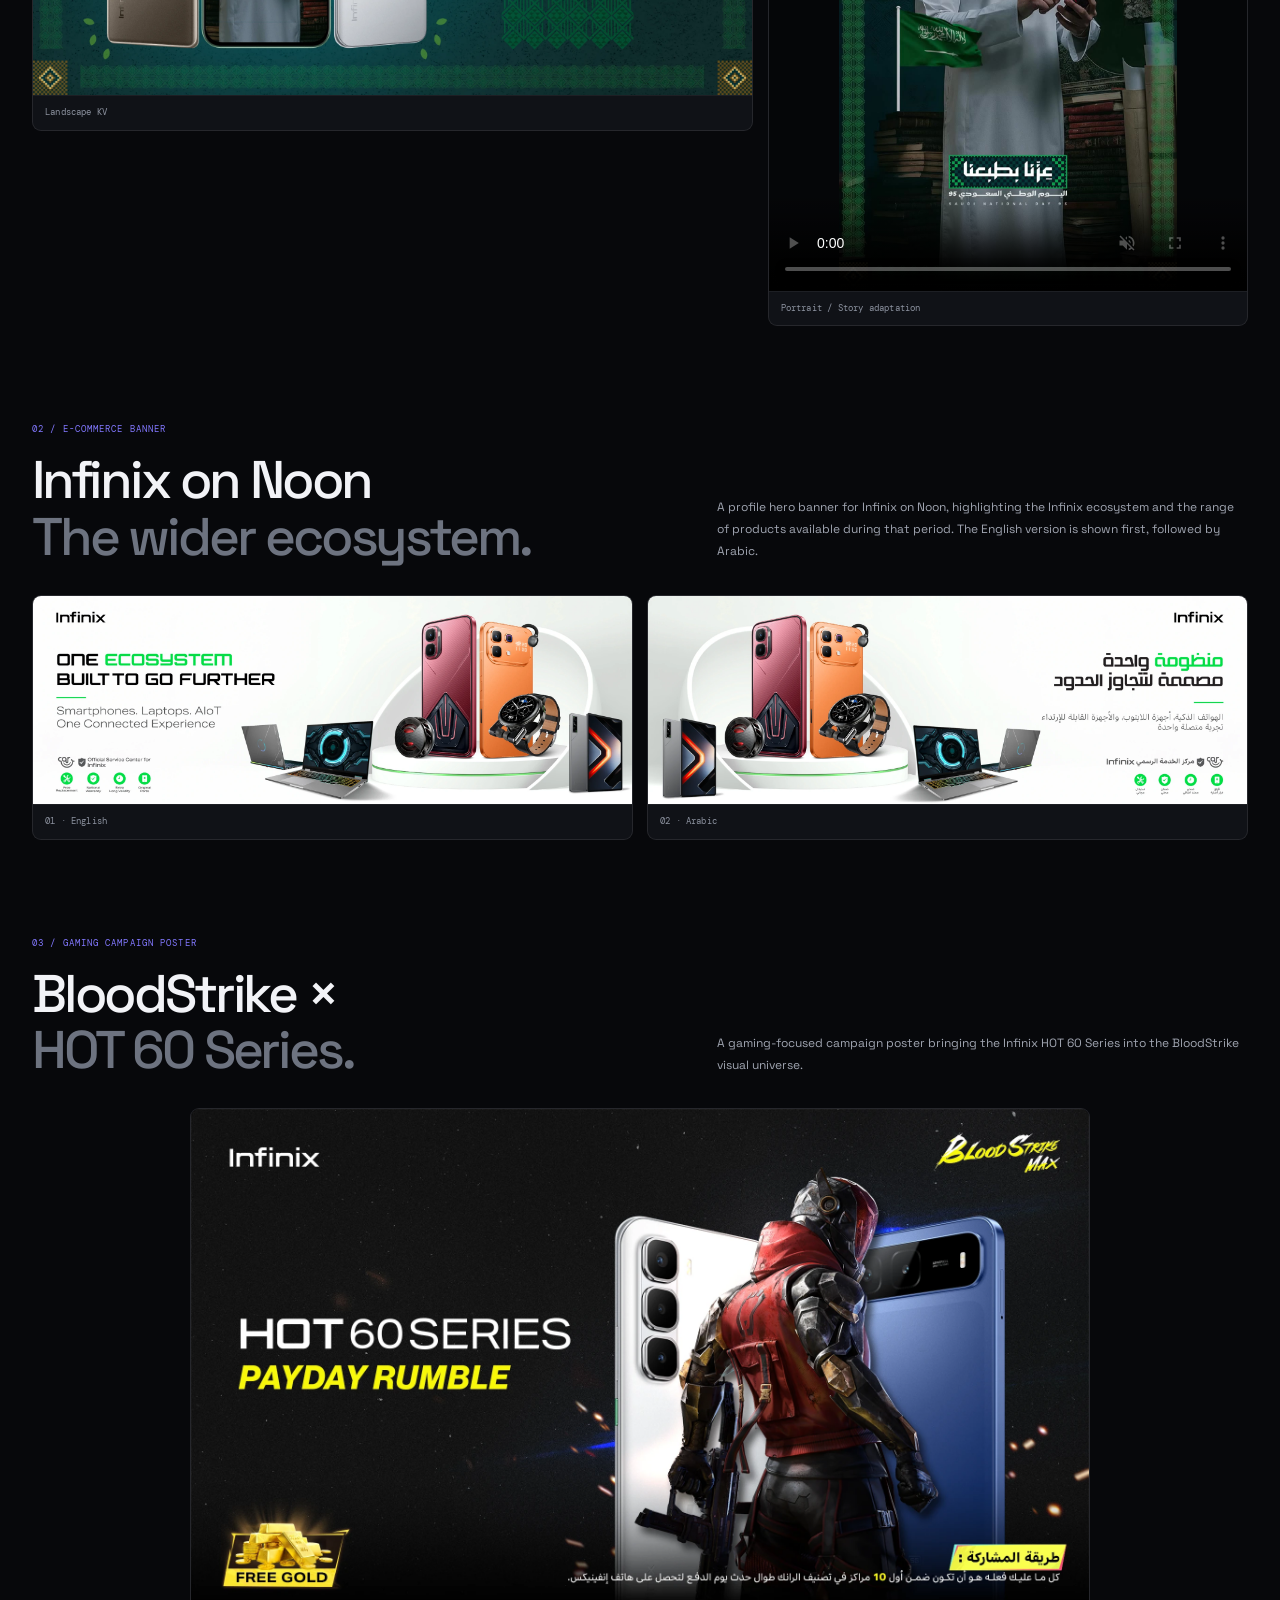
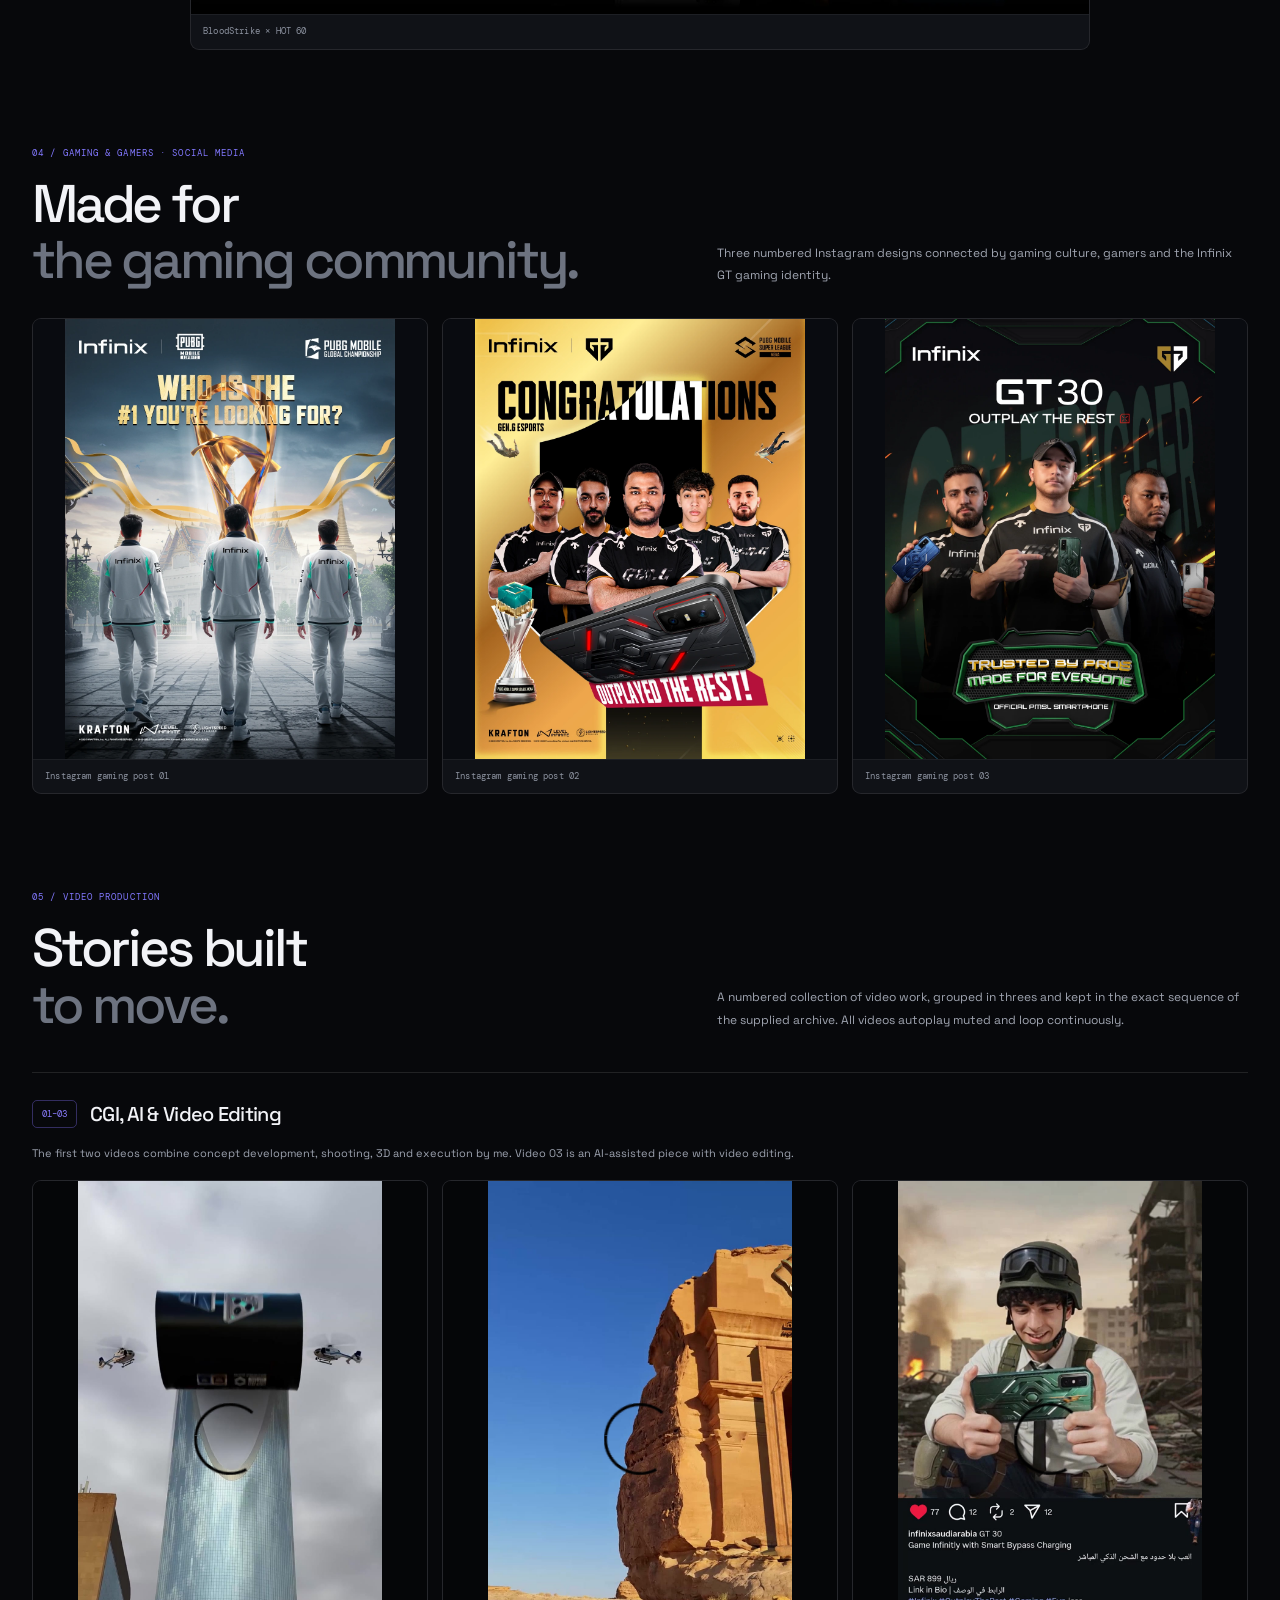
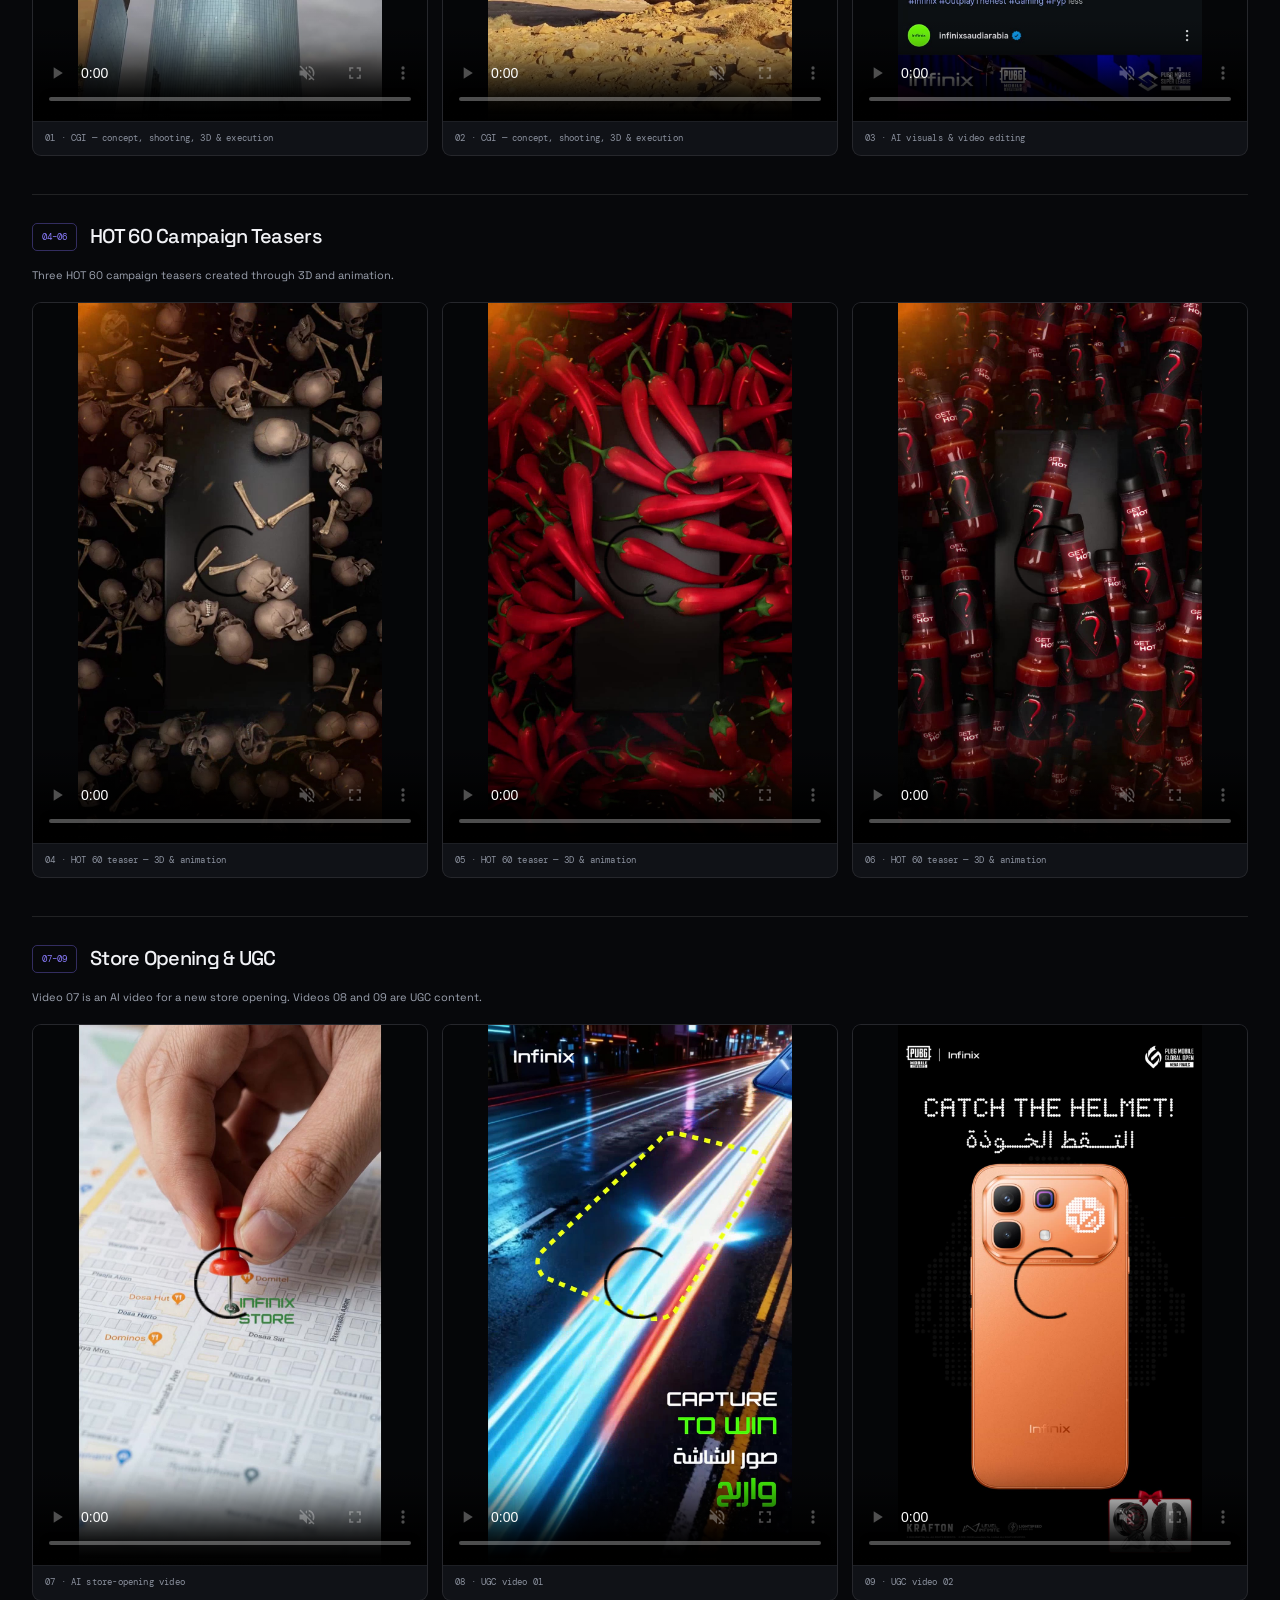
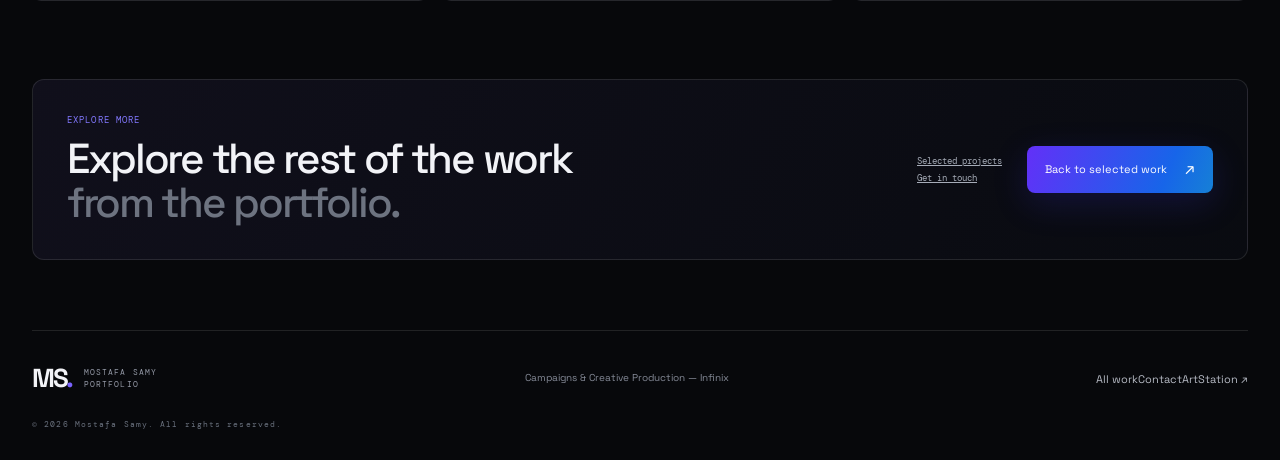
<file: projects/campaigns-creative-production.html>
<!doctype html><html lang="en"><head><meta charset="utf-8"/><meta name="viewport" content="width=device-width, initial-scale=1"/><meta name="theme-color" content="#07080b"/><meta name="description" content="A portfolio collection by Mostafa Samy: Saudi National Day and Back to School key visuals, Noon e-commerce banners, gaming social posts, CGI, 3D animation, AI video and UGC."/><title>Campaigns & Creative Production — Mostafa Samy</title><link rel="icon" href="/favicon.ico" sizes="any"/><link rel="icon" type="image/png" sizes="32x32" href="/assets/icons/favicon-32x32.png"/><link rel="icon" type="image/png" sizes="16x16" href="/assets/icons/favicon-16x16.png"/><link rel="apple-touch-icon" sizes="180x180" href="/assets/icons/apple-touch-icon.png"/><link rel="manifest" href="/site.webmanifest"/><link rel="stylesheet" href="../styles.css"/></head><body class="case-page project-detail-page"><div class="noise" aria-hidden="true"></div><header class="site-header"><a class="brand" href="../index.html#home"><span class="brand-mark">MS<span>.</span></span><span class="brand-caption">MOSTAFA SAMY<br/>DESIGN TEAM LEAD</span></a>
      <button class="menu-toggle" aria-label="Open menu" aria-expanded="false"><span></span><span></span></button>
      <nav class="main-nav" aria-label="Main navigation"><a href="../index.html#home">Home</a><a href="../index.html#work">Work</a><a href="../index.html#services">Services</a><a href="../index.html#about">About</a><a class="nav-outline" href="https://mostafasamy.artstation.com/" target="_blank" rel="noopener noreferrer">3D Portfolio <span>↗</span></a><a class="nav-contact" href="https://api.whatsapp.com/send/?phone=966541304259&amp;text&amp;type=phone_number&amp;app_absent=0" target="_blank" rel="noopener noreferrer">Get in touch <span>↗</span></a></nav></header><main><section class="case-hero section-wrap"><div class="breadcrumb"><a href="../index.html">HOME</a><span>/</span><a href="../index.html#work">SELECTED WORK</a><span>/</span><b>CAMPAIGNS &</b></div><div class="case-hero-grid"><div class="case-hero-copy"><span class="section-index">03 / CAMPAIGN DESIGN & VIDEO PRODUCTION</span><p class="case-brandline">Infinix</p><h1>Campaigns & <span class="gradient-text">Creative Production</span></h1><h2>Key visuals, social media, CGI and video production</h2><p class="case-lead">A collection of Infinix campaign work spanning Saudi National Day, Back to School, e-commerce banners, gaming content, CGI, 3D animation, AI video and UGC.</p><div class="case-chips"><span>Key Visuals</span><span>Social Media</span><span>CGI & 3D</span><span>AI Video</span></div></div><div class="case-hero-art"><img src="../assets/projects/campaigns/saudi-national-day-2026-landscape.webp" alt="Infinix Saudi National Day 2026 campaign visual"/></div></div><div class="case-meta-grid"><div><small>BRAND</small><strong>Infinix</strong></div><div><small>PROJECT</small><strong>Campaigns & Creative Production</strong></div><div><small>MY FOCUS</small><strong>Creative Concept · Visual Design</strong></div><div><small>DELIVERABLES</small><strong>Key Visuals · Social Media · CGI & 3D</strong></div></div></section><nav class="case-nav" aria-label="Project sections"><span>IN THIS PROJECT</span><a href="#kv-campaigns">Campaign KVs</a><a href="#noon-banner">Noon Banner</a><a href="#bloodstrike-poster">BloodStrike</a><a href="#gaming-posts">Gaming Posts</a><a href="#video-production">Video Production</a></nav><section class="case-intro section-wrap" id="campaign-overview"><div class="case-section-heading"><div><span class="section-index">PROJECT OVERVIEW</span><h2>A broad range of<br/><span class="muted-heading">creative executions.</span></h2></div><p>This collection brings together campaign key visuals, multi-format adaptations, social media design and moving-image work. Each group is kept in the sequence supplied in the project archive.</p></div><div class="project-note-box"><span>CAMPAIGN FORMATS</span><p>Landscape key visuals, portrait story adaptations, e-commerce banners, social posts and video content &mdash; organised by campaign and original numbering.</p></div></section><section class="case-section section-wrap" id="kv-campaigns"><div class="case-section-heading"><div><span class="section-index">01 / CAMPAIGN KEY VISUALS</span><h2>Campaigns across<br/><span class="muted-heading">formats and moments.</span></h2></div><p>The first three campaign groups each include a landscape execution and a portrait version for story placement. The supplied motion adaptations remain in the sequence as vertical videos.</p></div><div class="campaign-format-block"><div class="campaign-format-heading"><span>01</span><h3>Saudi National Day 2026</h3></div><div class="format-pair-grid"><figure class="asset-figure"><img src="../assets/projects/campaigns/saudi-national-day-2026-landscape.webp" alt="Saudi National Day 2026 landscape Infinix key visual" loading="lazy"/><figcaption>Landscape KV</figcaption></figure><figure class="asset-figure"><video controls muted loop playsinline preload="none" data-autoplay-visible poster="../assets/projects/campaigns/saudi26-story-poster.jpg" aria-label="Portrait / Story adaptation"><source src="../assets/projects/campaigns/saudi-national-day-2026-story.mp4" type="video/mp4"/></video><figcaption>Portrait / Story adaptation</figcaption></figure></div></div><div class="campaign-format-block"><div class="campaign-format-heading"><span>02</span><h3>Back to School</h3></div><div class="format-pair-grid"><figure class="asset-figure"><img src="../assets/projects/campaigns/back-to-school-landscape.webp" alt="Infinix Back to School landscape campaign visual" loading="lazy"/><figcaption>Landscape KV</figcaption></figure><figure class="asset-figure"><img src="../assets/projects/campaigns/back-to-school-story.webp" alt="Infinix Back to School vertical story design" loading="lazy"/><figcaption>Portrait / Story</figcaption></figure></div></div><div class="campaign-format-block"><div class="campaign-format-heading"><span>03</span><h3>Saudi National Day 2025</h3></div><div class="format-pair-grid"><figure class="asset-figure"><img src="../assets/projects/campaigns/saudi-national-day-2025-landscape.webp" alt="Infinix Saudi National Day 2025 landscape key visual" loading="lazy"/><figcaption>Landscape KV</figcaption></figure><figure class="asset-figure"><video controls muted loop playsinline preload="none" data-autoplay-visible poster="../assets/projects/campaigns/saudi25-story-poster.jpg" aria-label="Portrait / Story adaptation"><source src="../assets/projects/campaigns/saudi-national-day-2025-story.mp4" type="video/mp4"/></video><figcaption>Portrait / Story adaptation</figcaption></figure></div></div></section><section class="case-section section-wrap" id="noon-banner"><div class="case-section-heading"><div><span class="section-index">02 / E-COMMERCE BANNER</span><h2>Infinix on Noon<br/><span class="muted-heading">The wider ecosystem.</span></h2></div><p>A profile hero banner for Infinix on Noon, highlighting the Infinix ecosystem and the range of products available during that period. The English version is shown first, followed by Arabic.</p></div><div class="gallery-grid gallery-grid-two banner-pair"><figure class="asset-figure"><img src="../assets/projects/campaigns/noon-ecosystem-en.webp" alt="Infinix Noon ecosystem banner in English" loading="lazy"/><figcaption>01 · English</figcaption></figure><figure class="asset-figure"><img src="../assets/projects/campaigns/noon-ecosystem-ar.webp" alt="Infinix Noon ecosystem banner in Arabic" loading="lazy"/><figcaption>02 · Arabic</figcaption></figure></div></section><section class="case-section section-wrap" id="bloodstrike-poster"><div class="case-section-heading"><div><span class="section-index">03 / GAMING CAMPAIGN POSTER</span><h2>BloodStrike ×<br/><span class="muted-heading">HOT 60 Series.</span></h2></div><p>A gaming-focused campaign poster bringing the Infinix HOT 60 Series into the BloodStrike visual universe.</p></div><div class="campaign-single-visual"><figure class="asset-figure"><img src="../assets/projects/campaigns/bloodstrike-hot60-poster.webp" alt="Infinix HOT 60 Series BloodStrike campaign poster" loading="lazy"/><figcaption>BloodStrike × HOT 60</figcaption></figure></div></section><section class="case-section section-wrap" id="gaming-posts"><div class="case-section-heading"><div><span class="section-index">04 / GAMING & GAMERS · SOCIAL MEDIA</span><h2>Made for<br/><span class="muted-heading">the gaming community.</span></h2></div><p>Three numbered Instagram designs connected by gaming culture, gamers and the Infinix GT gaming identity.</p></div><div class="gallery-grid gallery-grid-three gaming-post-grid"><figure class="asset-figure"><img src="../assets/projects/campaigns/gaming-social-01.webp" alt="Infinix gaming social media design 01" loading="lazy"/><figcaption>Instagram gaming post 01</figcaption></figure><figure class="asset-figure"><img src="../assets/projects/campaigns/gaming-social-02.webp" alt="Infinix gaming social media design 02" loading="lazy"/><figcaption>Instagram gaming post 02</figcaption></figure><figure class="asset-figure"><img src="../assets/projects/campaigns/gaming-social-03.webp" alt="Infinix gaming social media design 03" loading="lazy"/><figcaption>Instagram gaming post 03</figcaption></figure></div></section><section class="case-section section-wrap" id="video-production"><div class="case-section-heading"><div><span class="section-index">05 / VIDEO PRODUCTION</span><h2>Stories built<br/><span class="muted-heading">to move.</span></h2></div><p>A numbered collection of video work, grouped in threes and kept in the exact sequence of the supplied archive. All videos autoplay muted and loop continuously.</p></div><div class="video-group"><div class="campaign-format-heading"><span>01–03</span><h3>CGI, AI & Video Editing</h3></div><p class="video-group-description">The first two videos combine concept development, shooting, 3D and execution by me. Video 03 is an AI-assisted piece with video editing.</p><div class="video-grid video-grid-three"><figure class="asset-figure"><video controls muted loop playsinline preload="none" data-autoplay-visible poster="../assets/projects/campaigns/campaign-video-01-poster.jpg" aria-label="01 · CGI — concept, shooting, 3D & execution"><source src="../assets/projects/campaigns/campaign-video-01.mp4" type="video/mp4"/></video><figcaption>01 · CGI — concept, shooting, 3D & execution</figcaption></figure><figure class="asset-figure"><video controls muted loop playsinline preload="none" data-autoplay-visible poster="../assets/projects/campaigns/campaign-video-02-poster.jpg" aria-label="02 · CGI — concept, shooting, 3D & execution"><source src="../assets/projects/campaigns/campaign-video-02.mp4" type="video/mp4"/></video><figcaption>02 · CGI — concept, shooting, 3D & execution</figcaption></figure><figure class="asset-figure"><video controls muted loop playsinline preload="none" data-autoplay-visible poster="../assets/projects/campaigns/campaign-video-03-poster.jpg" aria-label="03 · AI visuals & video editing"><source src="../assets/projects/campaigns/campaign-video-03.mp4" type="video/mp4"/></video><figcaption>03 · AI visuals & video editing</figcaption></figure></div></div><div class="video-group"><div class="campaign-format-heading"><span>04–06</span><h3>HOT 60 Campaign Teasers</h3></div><p class="video-group-description">Three HOT 60 campaign teasers created through 3D and animation.</p><div class="video-grid video-grid-three"><figure class="asset-figure"><video controls muted loop playsinline preload="none" data-autoplay-visible poster="../assets/projects/campaigns/campaign-video-04-poster.jpg" aria-label="04 · HOT 60 teaser — 3D & animation"><source src="../assets/projects/campaigns/campaign-video-04.mp4" type="video/mp4"/></video><figcaption>04 · HOT 60 teaser — 3D & animation</figcaption></figure><figure class="asset-figure"><video controls muted loop playsinline preload="none" data-autoplay-visible poster="../assets/projects/campaigns/campaign-video-05-poster.jpg" aria-label="05 · HOT 60 teaser — 3D & animation"><source src="../assets/projects/campaigns/campaign-video-05.mp4" type="video/mp4"/></video><figcaption>05 · HOT 60 teaser — 3D & animation</figcaption></figure><figure class="asset-figure"><video controls muted loop playsinline preload="none" data-autoplay-visible poster="../assets/projects/campaigns/campaign-video-06-poster.jpg" aria-label="06 · HOT 60 teaser — 3D & animation"><source src="../assets/projects/campaigns/campaign-video-06.mp4" type="video/mp4"/></video><figcaption>06 · HOT 60 teaser — 3D & animation</figcaption></figure></div></div><div class="video-group"><div class="campaign-format-heading"><span>07–09</span><h3>Store Opening & UGC</h3></div><p class="video-group-description">Video 07 is an AI video for a new store opening. Videos 08 and 09 are UGC content.</p><div class="video-grid video-grid-three"><figure class="asset-figure"><video controls muted loop playsinline preload="none" data-autoplay-visible poster="../assets/projects/campaigns/campaign-video-07-poster.jpg" aria-label="07 · AI store-opening video"><source src="../assets/projects/campaigns/campaign-video-07.mp4" type="video/mp4"/></video><figcaption>07 · AI store-opening video</figcaption></figure><figure class="asset-figure"><video controls muted loop playsinline preload="none" data-autoplay-visible poster="../assets/projects/campaigns/campaign-video-08-poster.jpg" aria-label="08 · UGC video 01"><source src="../assets/projects/campaigns/campaign-video-08.mp4" type="video/mp4"/></video><figcaption>08 · UGC video 01</figcaption></figure><figure class="asset-figure"><video controls muted loop playsinline preload="none" data-autoplay-visible poster="../assets/projects/campaigns/campaign-video-09-poster.jpg" aria-label="09 · UGC video 02"><source src="../assets/projects/campaigns/campaign-video-09.mp4" type="video/mp4"/></video><figcaption>09 · UGC video 02</figcaption></figure></div></div></section><section class="next-project section-wrap"><div><span class="section-index">EXPLORE MORE</span><h2>Explore the rest of the work<br/><span class="muted-heading">from the portfolio.</span></h2></div><div class="next-project-links"><a href="../index.html#work">Selected projects</a><a href="../index.html#contact">Get in touch</a></div><a class="button button-primary" href="../index.html#work">Back to selected work <span>↗</span></a></section></main><footer class="site-footer section-wrap"><a class="brand footer-brand" href="../index.html#home"><span class="brand-mark">MS<span>.</span></span><span class="brand-caption">MOSTAFA SAMY<br/>PORTFOLIO</span></a><p>Campaigns & Creative Production — Infinix</p><div class="footer-links"><a href="../index.html#work">All work</a><a href="../index.html#contact">Contact</a><a href="https://mostafasamy.artstation.com/" target="_blank" rel="noopener noreferrer">ArtStation ↗</a></div><small>© <span id="year"></span> Mostafa Samy. All rights reserved.</small></footer>
      <div class="lightbox" aria-hidden="true"><button class="lightbox-close" aria-label="Close image">×</button><img alt="Expanded project image"/></div><script src="../script.js"></script></body></html>
</file>
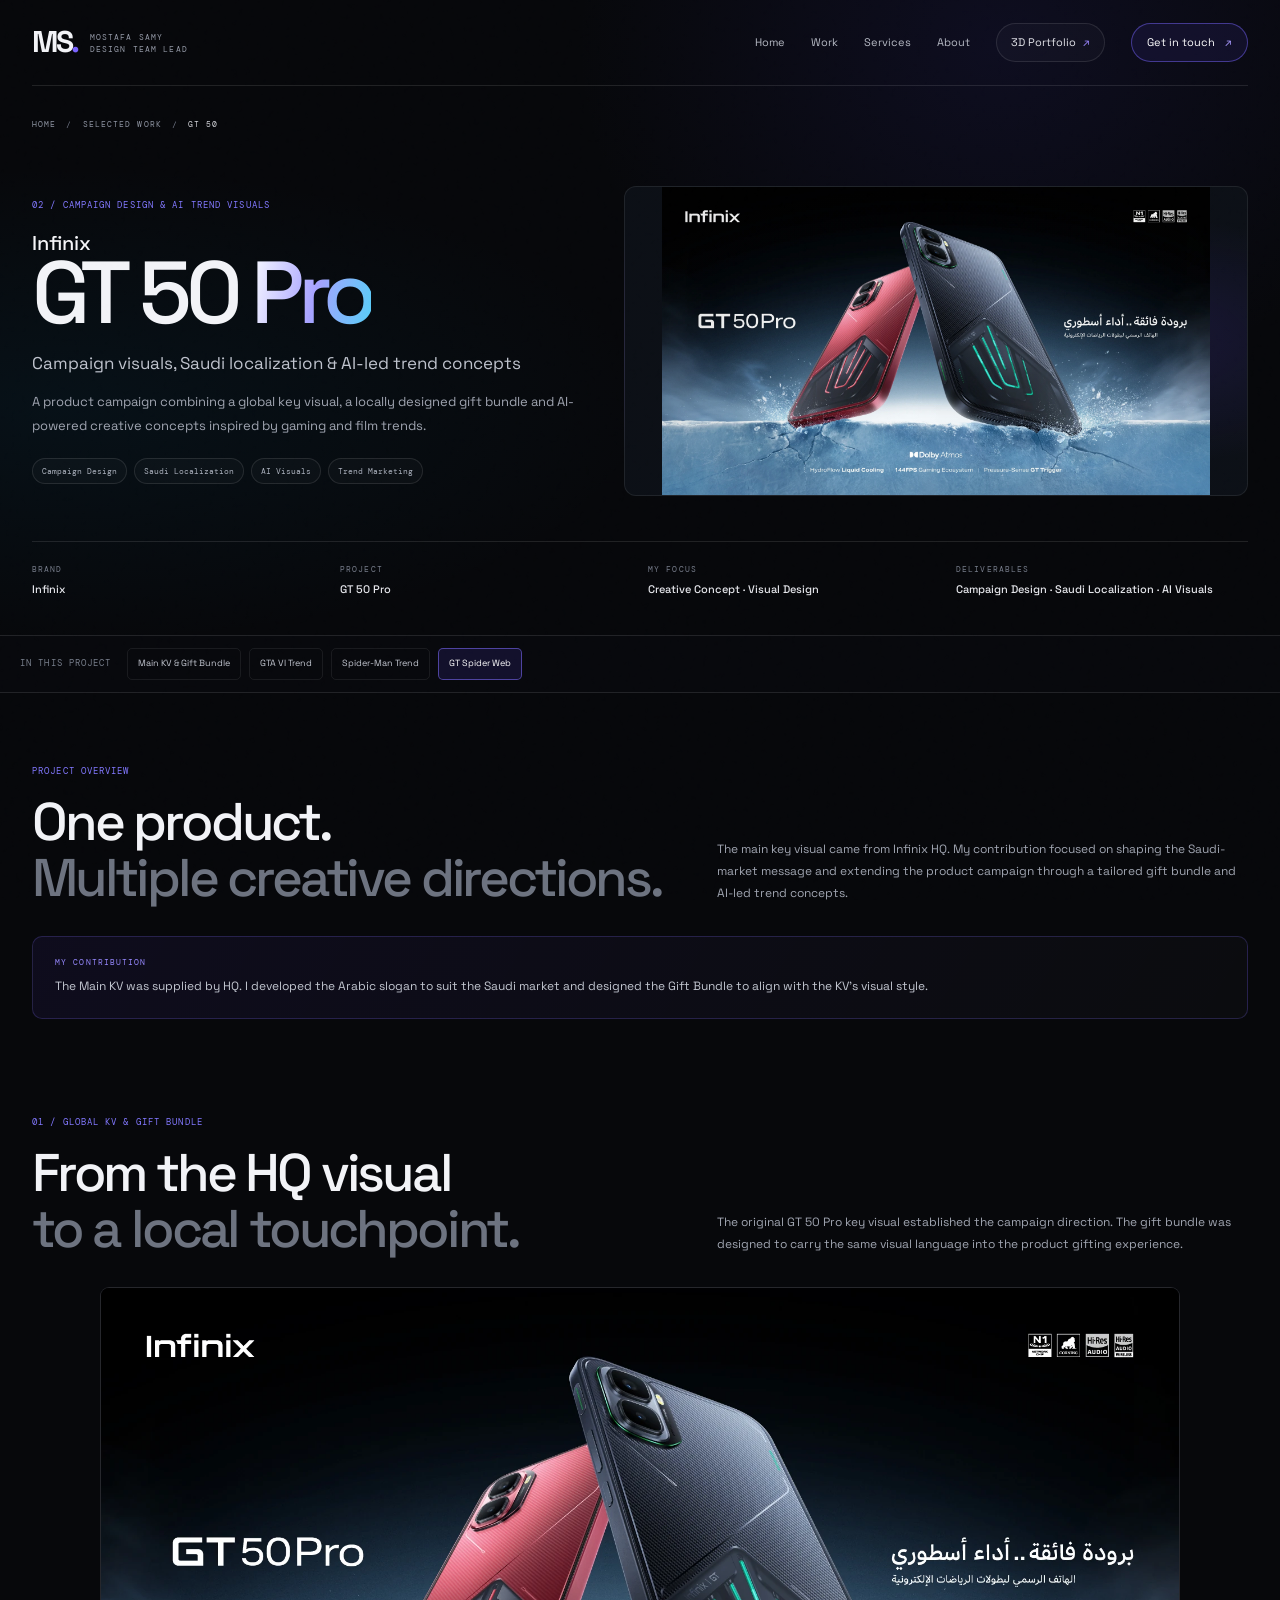
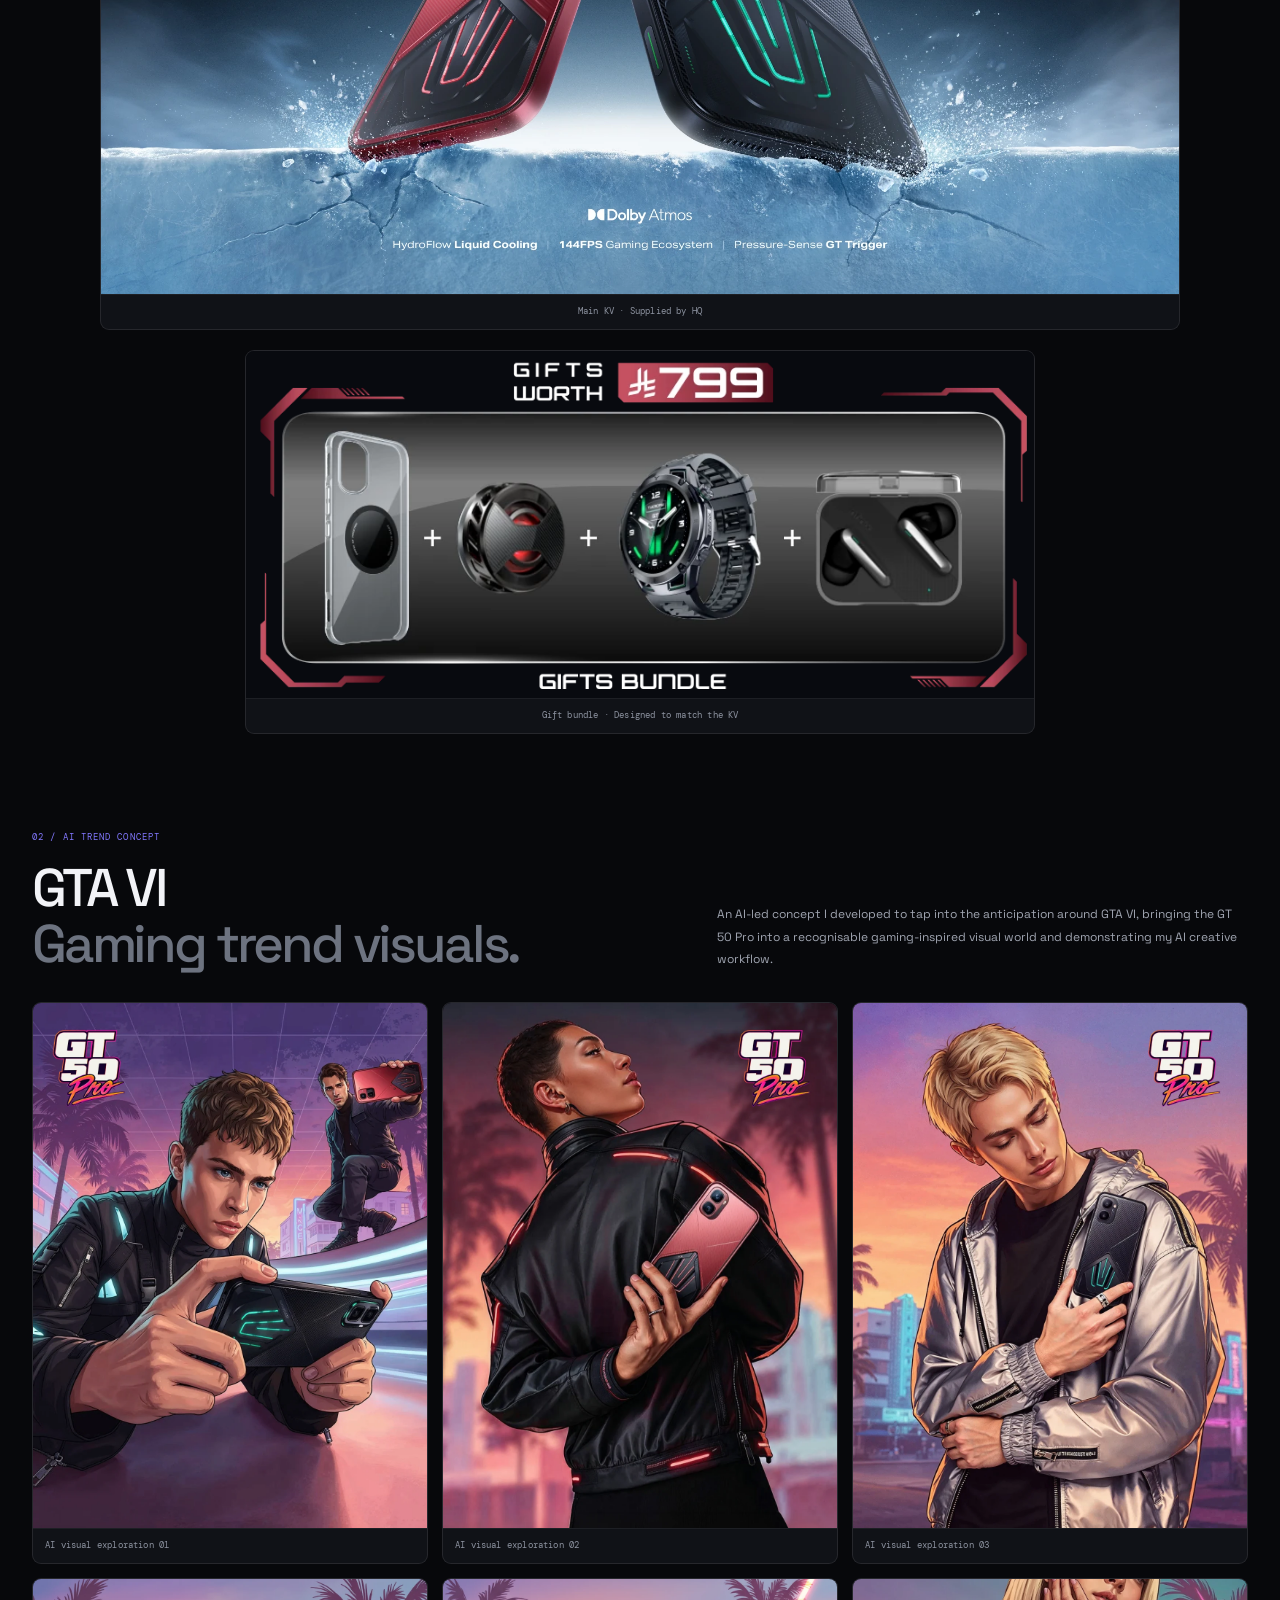
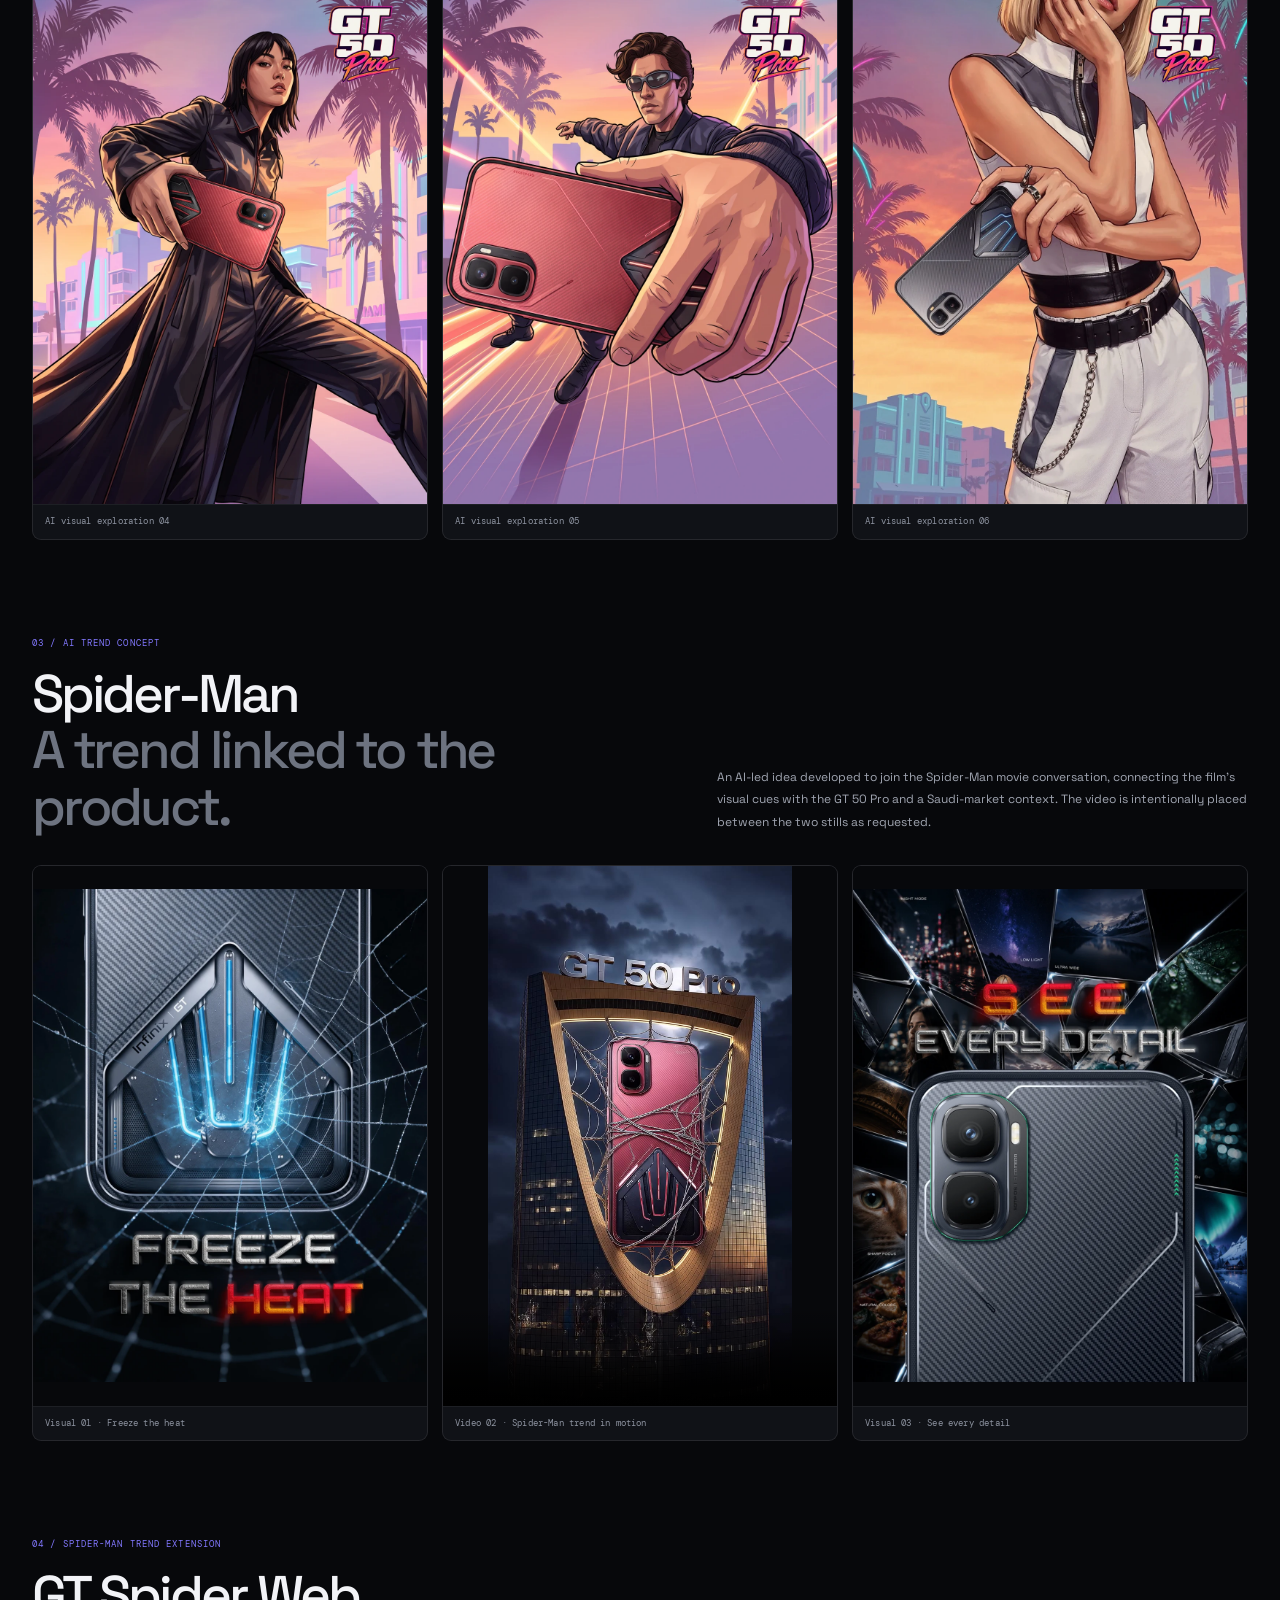
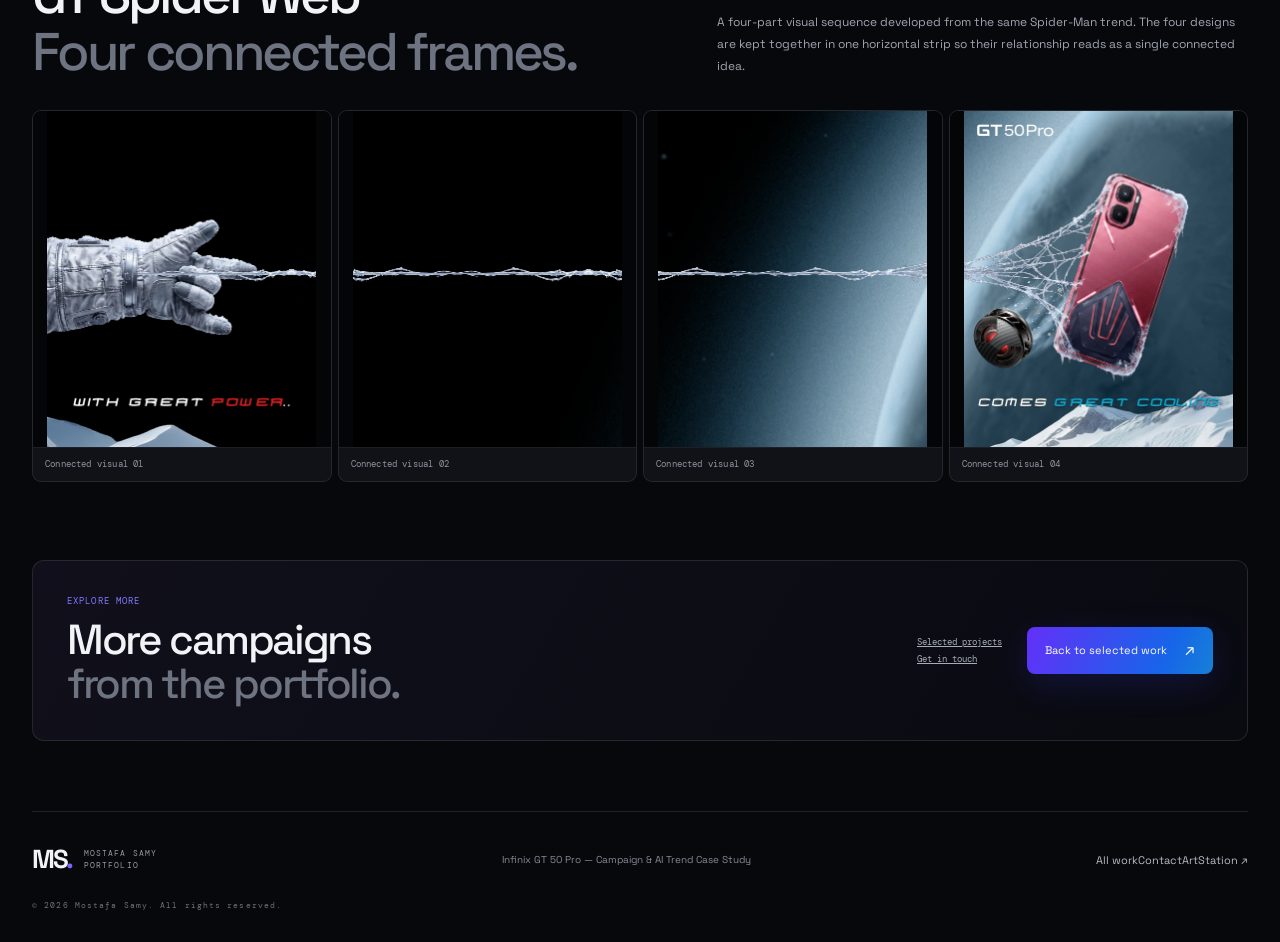
<file: projects/gt-50-pro.html>
<!doctype html><html lang="en"><head><meta charset="utf-8"/><meta name="viewport" content="width=device-width, initial-scale=1"/><meta name="theme-color" content="#07080b"/><meta name="description" content="Infinix GT 50 Pro campaign case study by Mostafa Samy: Saudi-market slogan localization, gift bundle design and AI-led GTA VI and Spider-Man trend concepts."/><title>Infinix GT 50 Pro — Mostafa Samy</title><link rel="icon" href="/favicon.ico" sizes="any"/><link rel="icon" type="image/png" sizes="32x32" href="/assets/icons/favicon-32x32.png"/><link rel="icon" type="image/png" sizes="16x16" href="/assets/icons/favicon-16x16.png"/><link rel="apple-touch-icon" sizes="180x180" href="/assets/icons/apple-touch-icon.png"/><link rel="manifest" href="/site.webmanifest"/><link rel="stylesheet" href="../styles.css"/></head><body class="case-page project-detail-page"><div class="noise" aria-hidden="true"></div><header class="site-header"><a class="brand" href="../index.html#home"><span class="brand-mark">MS<span>.</span></span><span class="brand-caption">MOSTAFA SAMY<br/>DESIGN TEAM LEAD</span></a>
      <button class="menu-toggle" aria-label="Open menu" aria-expanded="false"><span></span><span></span></button>
      <nav class="main-nav" aria-label="Main navigation"><a href="../index.html#home">Home</a><a href="../index.html#work">Work</a><a href="../index.html#services">Services</a><a href="../index.html#about">About</a><a class="nav-outline" href="https://mostafasamy.artstation.com/" target="_blank" rel="noopener noreferrer">3D Portfolio <span>↗</span></a><a class="nav-contact" href="https://api.whatsapp.com/send/?phone=966541304259&amp;text&amp;type=phone_number&amp;app_absent=0" target="_blank" rel="noopener noreferrer">Get in touch <span>↗</span></a></nav></header><main><section class="case-hero section-wrap"><div class="breadcrumb"><a href="../index.html">HOME</a><span>/</span><a href="../index.html#work">SELECTED WORK</a><span>/</span><b>GT 50</b></div><div class="case-hero-grid"><div class="case-hero-copy"><span class="section-index">02 / CAMPAIGN DESIGN & AI TREND VISUALS</span><p class="case-brandline">Infinix</p><h1>GT 50 <span class="gradient-text">Pro</span></h1><h2>Campaign visuals, Saudi localization & AI-led trend concepts</h2><p class="case-lead">A product campaign combining a global key visual, a locally designed gift bundle and AI-powered creative concepts inspired by gaming and film trends.</p><div class="case-chips"><span>Campaign Design</span><span>Saudi Localization</span><span>AI Visuals</span><span>Trend Marketing</span></div></div><div class="case-hero-art"><img src="../assets/projects/gt50/cover.webp" alt="Infinix GT 50 Pro Saudi campaign key visual"/></div></div><div class="case-meta-grid"><div><small>BRAND</small><strong>Infinix</strong></div><div><small>PROJECT</small><strong>GT 50 Pro</strong></div><div><small>MY FOCUS</small><strong>Creative Concept · Visual Design</strong></div><div><small>DELIVERABLES</small><strong>Campaign Design · Saudi Localization · AI Visuals</strong></div></div></section><nav class="case-nav" aria-label="Project sections"><span>IN THIS PROJECT</span><a href="#gt50-kv">Main KV & Gift Bundle</a><a href="#gta-trend">GTA VI Trend</a><a href="#spider-man-trend">Spider-Man Trend</a><a href="#spider-web">GT Spider Web</a></nav><section class="case-intro section-wrap" id="gt50-overview"><div class="case-section-heading"><div><span class="section-index">PROJECT OVERVIEW</span><h2>One product.<br/><span class="muted-heading">Multiple creative directions.</span></h2></div><p>The main key visual came from Infinix HQ. My contribution focused on shaping the Saudi-market message and extending the product campaign through a tailored gift bundle and AI-led trend concepts.</p></div><div class="project-note-box"><span>MY CONTRIBUTION</span><p>The Main KV was supplied by HQ. I developed the Arabic slogan to suit the Saudi market and designed the Gift Bundle to align with the KV's visual style.</p></div></section><section class="case-section section-wrap" id="gt50-kv"><div class="case-section-heading"><div><span class="section-index">01 / GLOBAL KV & GIFT BUNDLE</span><h2>From the HQ visual<br/><span class="muted-heading">to a local touchpoint.</span></h2></div><p>The original GT 50 Pro key visual established the campaign direction. The gift bundle was designed to carry the same visual language into the product gifting experience.</p></div><div class="gt50-kv-stack"><figure class="asset-figure gt50-main-kv"><img src="../assets/projects/gt50/cover.webp" alt="Infinix GT 50 Pro Saudi main key visual" loading="lazy"/><figcaption>Main KV · Supplied by HQ</figcaption></figure><figure class="asset-figure gt50-gift-bundle"><img src="../assets/projects/gt50/gift-bundle.webp" alt="GT 50 Pro gift bundle design" loading="lazy"/><figcaption>Gift bundle · Designed to match the KV</figcaption></figure></div></section><section class="case-section section-wrap" id="gta-trend"><div class="case-section-heading"><div><span class="section-index">02 / AI TREND CONCEPT</span><h2>GTA VI<br/><span class="muted-heading">Gaming trend visuals.</span></h2></div><p>An AI-led concept I developed to tap into the anticipation around GTA VI, bringing the GT 50 Pro into a recognisable gaming-inspired visual world and demonstrating my AI creative workflow.</p></div><div class="gallery-grid gallery-grid-three trend-gallery"><figure class="asset-figure"><img src="../assets/projects/gt50/gta-vi-01.webp" alt="GT 50 Pro GTA VI trend visual 01" loading="lazy"/><figcaption>AI visual exploration 01</figcaption></figure><figure class="asset-figure"><img src="../assets/projects/gt50/gta-vi-02.webp" alt="GT 50 Pro GTA VI trend visual 02" loading="lazy"/><figcaption>AI visual exploration 02</figcaption></figure><figure class="asset-figure"><img src="../assets/projects/gt50/gta-vi-03.webp" alt="GT 50 Pro GTA VI trend visual 03" loading="lazy"/><figcaption>AI visual exploration 03</figcaption></figure><figure class="asset-figure"><img src="../assets/projects/gt50/gta-vi-04.webp" alt="GT 50 Pro GTA VI trend visual 04" loading="lazy"/><figcaption>AI visual exploration 04</figcaption></figure><figure class="asset-figure"><img src="../assets/projects/gt50/gta-vi-05.webp" alt="GT 50 Pro GTA VI trend visual 05" loading="lazy"/><figcaption>AI visual exploration 05</figcaption></figure><figure class="asset-figure"><img src="../assets/projects/gt50/gta-vi-06.webp" alt="GT 50 Pro GTA VI trend visual 06" loading="lazy"/><figcaption>AI visual exploration 06</figcaption></figure></div></section><section class="case-section section-wrap" id="spider-man-trend"><div class="case-section-heading"><div><span class="section-index">03 / AI TREND CONCEPT</span><h2>Spider-Man<br/><span class="muted-heading">A trend linked to the product.</span></h2></div><p>An AI-led idea developed to join the Spider-Man movie conversation, connecting the film's visual cues with the GT 50 Pro and a Saudi-market context. The video is intentionally placed between the two stills as requested.</p></div><div class="gallery-grid gallery-grid-three spider-man-sequence"><figure class="asset-figure"><img src="../assets/projects/gt50/spider-man-01.webp" alt="GT 50 Pro Spider-Man AI trend visual one" loading="lazy"/><figcaption>Visual 01 · Freeze the heat</figcaption></figure><figure class="asset-figure"><video controls muted loop playsinline preload="none" data-autoplay-visible poster="../assets/projects/gt50/spider-man-02-poster.jpg" aria-label="Video 02 · Spider-Man trend in motion"><source src="../assets/projects/gt50/spider-man-02.mp4" type="video/mp4"/></video><figcaption>Video 02 · Spider-Man trend in motion</figcaption></figure><figure class="asset-figure"><img src="../assets/projects/gt50/spider-man-03.webp" alt="GT 50 Pro Spider-Man AI trend visual three" loading="lazy"/><figcaption>Visual 03 · See every detail</figcaption></figure></div></section><section class="case-section section-wrap" id="spider-web"><div class="case-section-heading"><div><span class="section-index">04 / SPIDER-MAN TREND EXTENSION</span><h2>GT Spider Web<br/><span class="muted-heading">Four connected frames.</span></h2></div><p>A four-part visual sequence developed from the same Spider-Man trend. The four designs are kept together in one horizontal strip so their relationship reads as a single connected idea.</p></div><div class="gt-spider-web-strip"><figure class="asset-figure"><img src="../assets/projects/gt50/gt-spider-web-01.webp" alt="GT 50 Pro Spider Web visual sequence 01" loading="lazy"/><figcaption>Connected visual 01</figcaption></figure><figure class="asset-figure"><img src="../assets/projects/gt50/gt-spider-web-02.webp" alt="GT 50 Pro Spider Web visual sequence 02" loading="lazy"/><figcaption>Connected visual 02</figcaption></figure><figure class="asset-figure"><img src="../assets/projects/gt50/gt-spider-web-03.webp" alt="GT 50 Pro Spider Web visual sequence 03" loading="lazy"/><figcaption>Connected visual 03</figcaption></figure><figure class="asset-figure"><img src="../assets/projects/gt50/gt-spider-web-04.webp" alt="GT 50 Pro Spider Web visual sequence 04" loading="lazy"/><figcaption>Connected visual 04</figcaption></figure></div></section><section class="next-project section-wrap"><div><span class="section-index">EXPLORE MORE</span><h2>More campaigns<br/><span class="muted-heading">from the portfolio.</span></h2></div><div class="next-project-links"><a href="../index.html#work">Selected projects</a><a href="../index.html#contact">Get in touch</a></div><a class="button button-primary" href="../index.html#work">Back to selected work <span>↗</span></a></section></main><footer class="site-footer section-wrap"><a class="brand footer-brand" href="../index.html#home"><span class="brand-mark">MS<span>.</span></span><span class="brand-caption">MOSTAFA SAMY<br/>PORTFOLIO</span></a><p>Infinix GT 50 Pro — Campaign & AI Trend Case Study</p><div class="footer-links"><a href="../index.html#work">All work</a><a href="../index.html#contact">Contact</a><a href="https://mostafasamy.artstation.com/" target="_blank" rel="noopener noreferrer">ArtStation ↗</a></div><small>© <span id="year"></span> Mostafa Samy. All rights reserved.</small></footer>
      <div class="lightbox" aria-hidden="true"><button class="lightbox-close" aria-label="Close image">×</button><img alt="Expanded project image"/></div><script src="../script.js"></script></body></html>
</file>
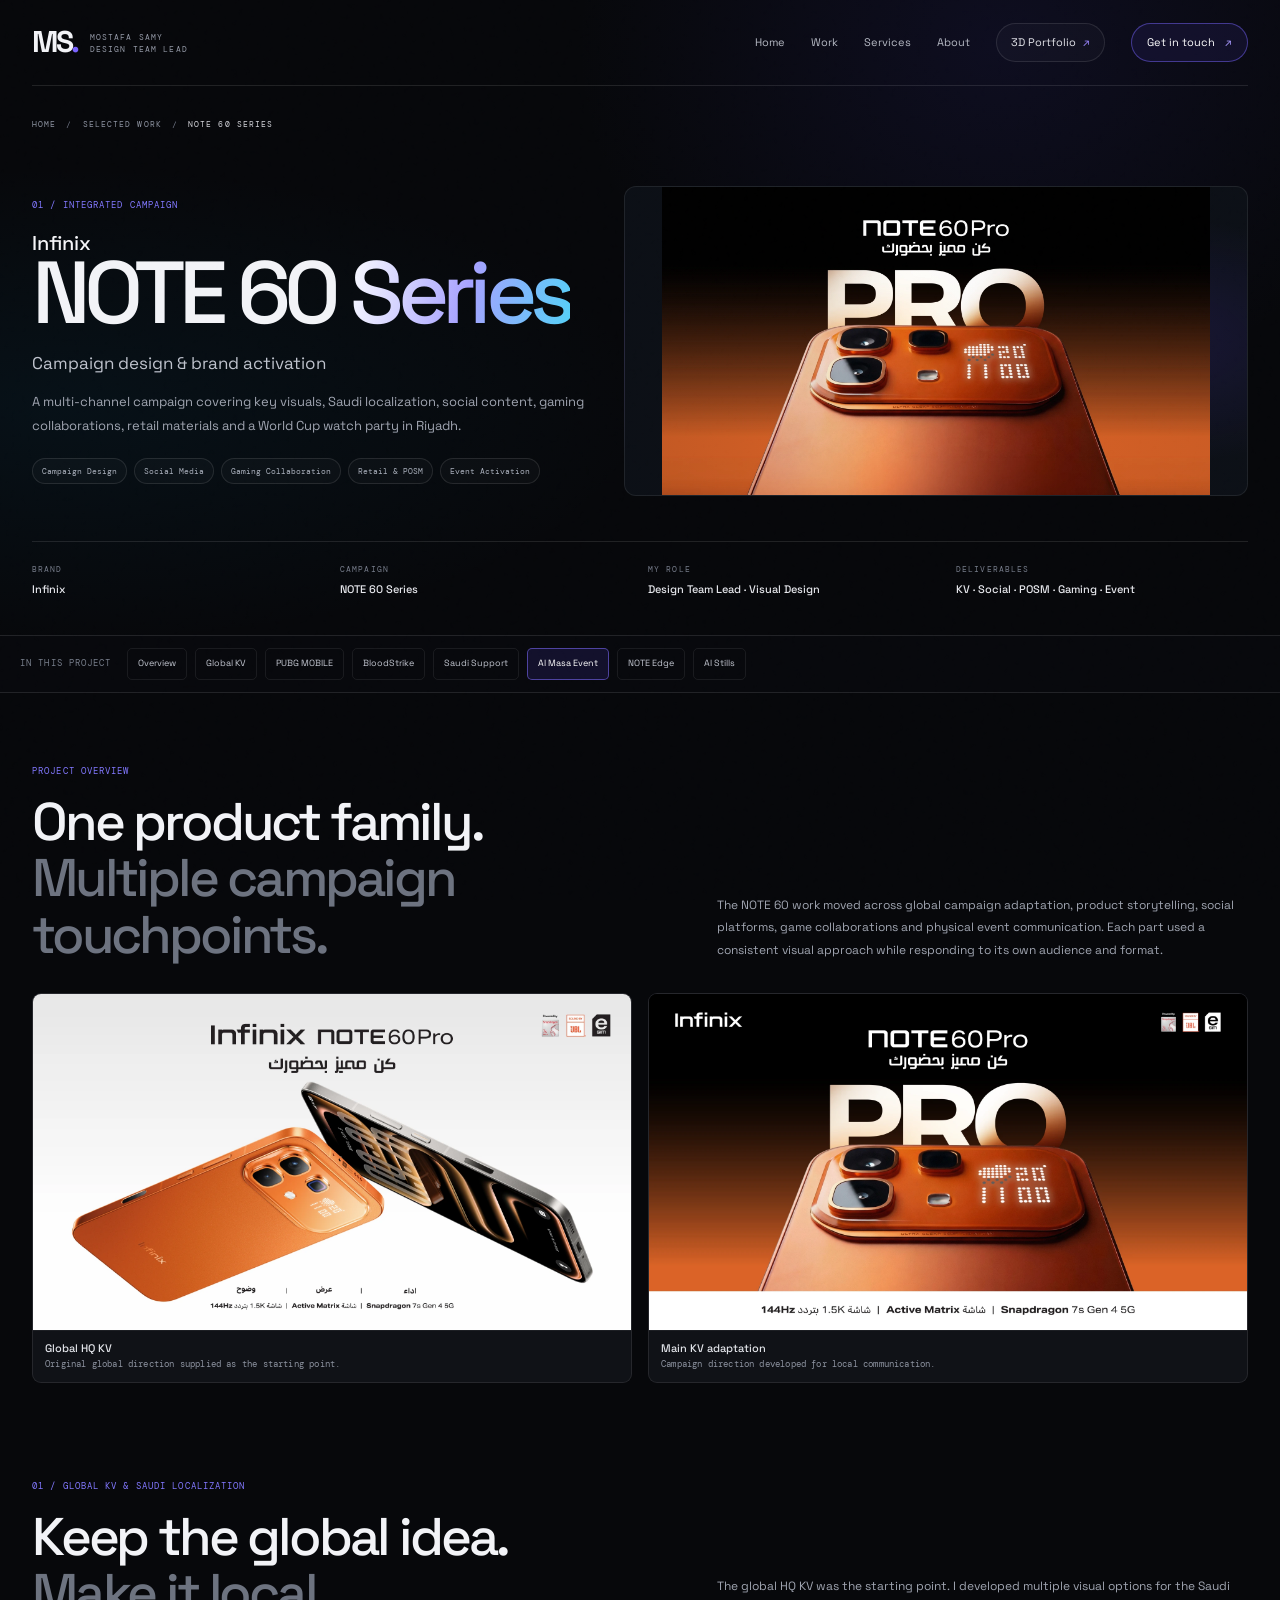
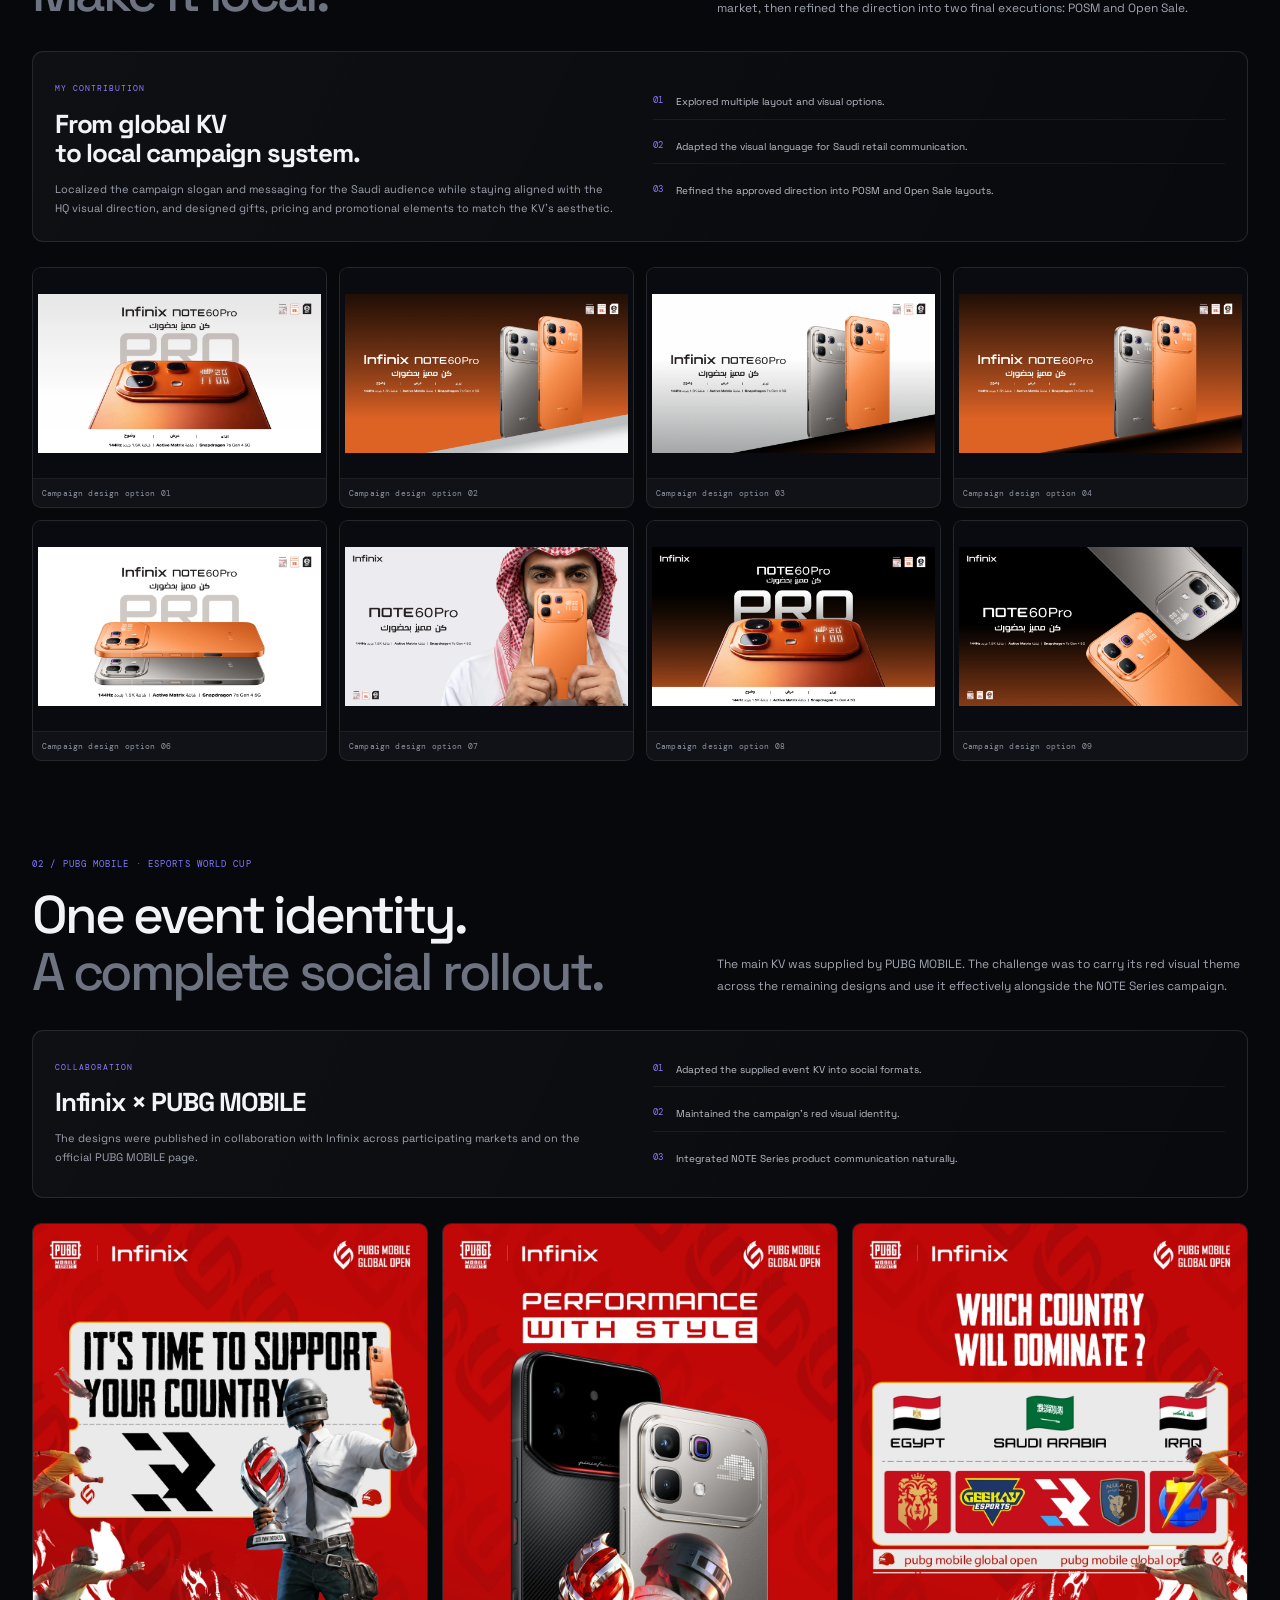
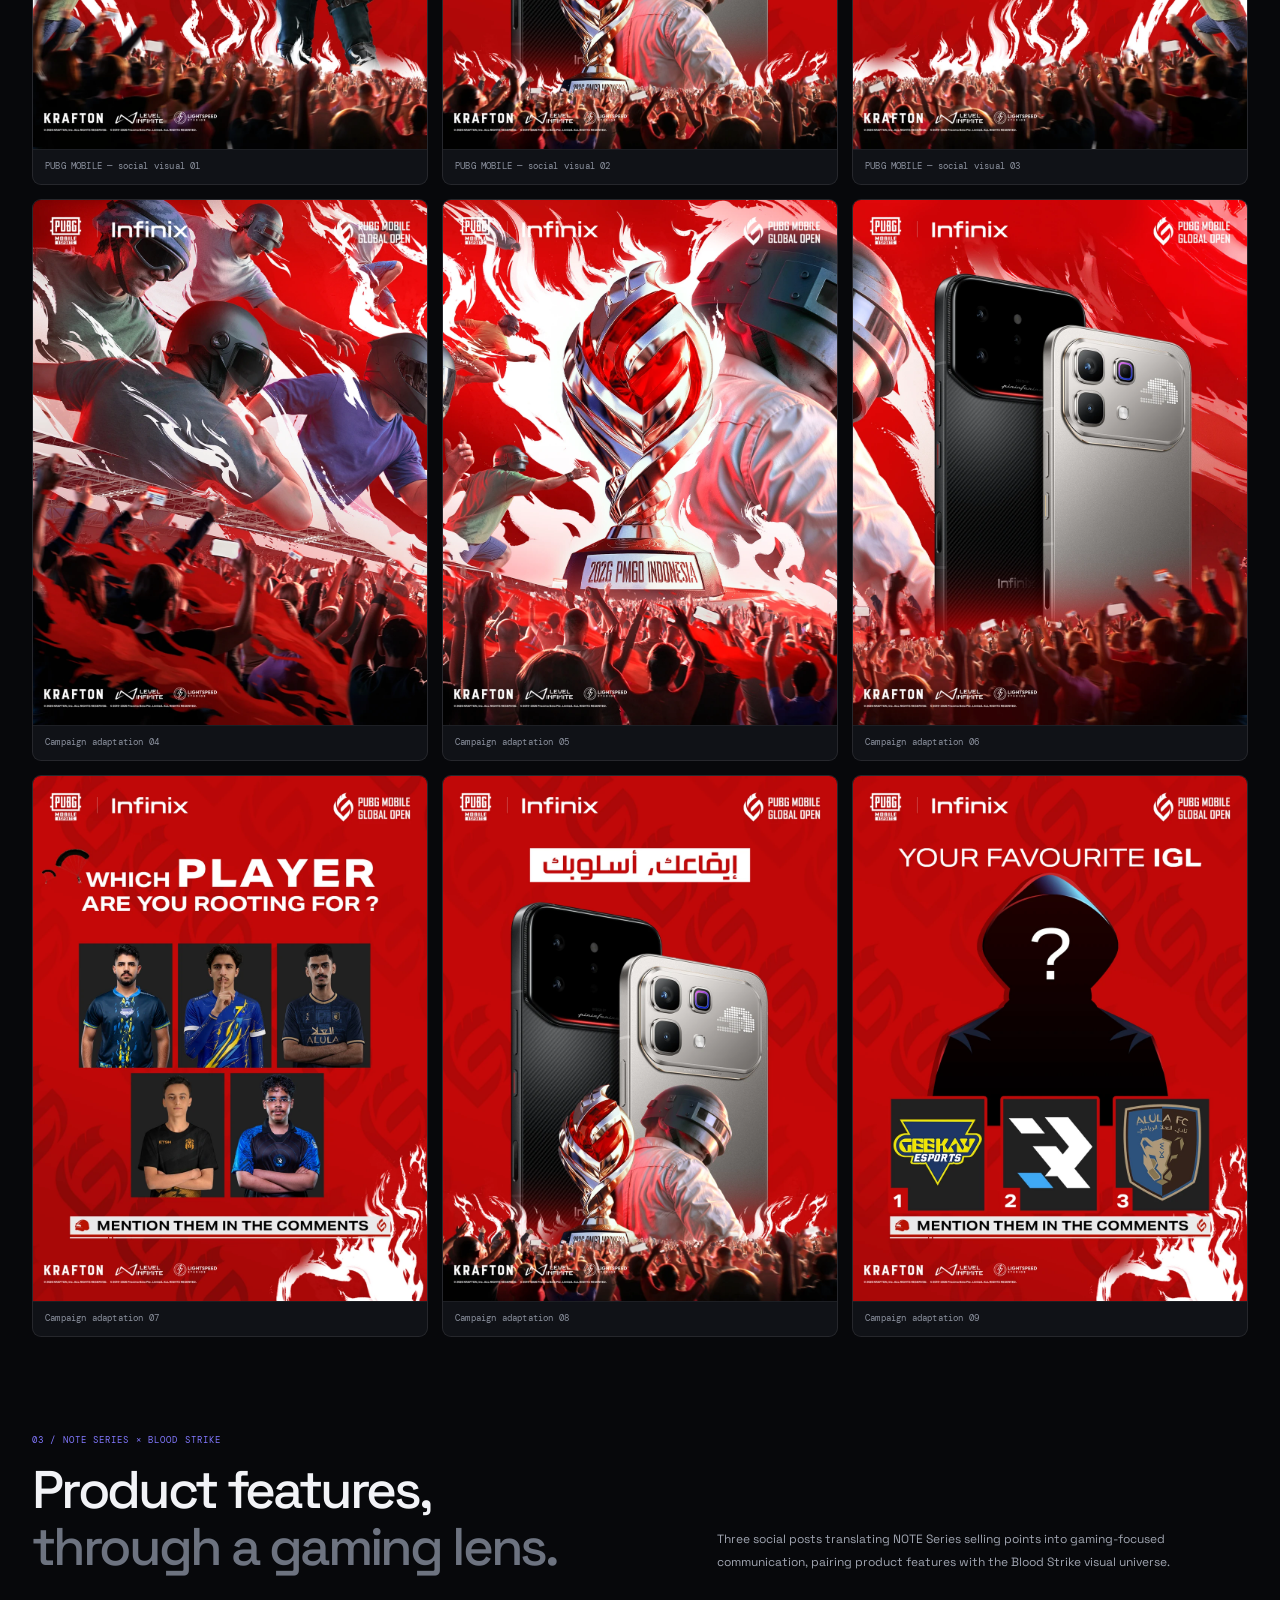
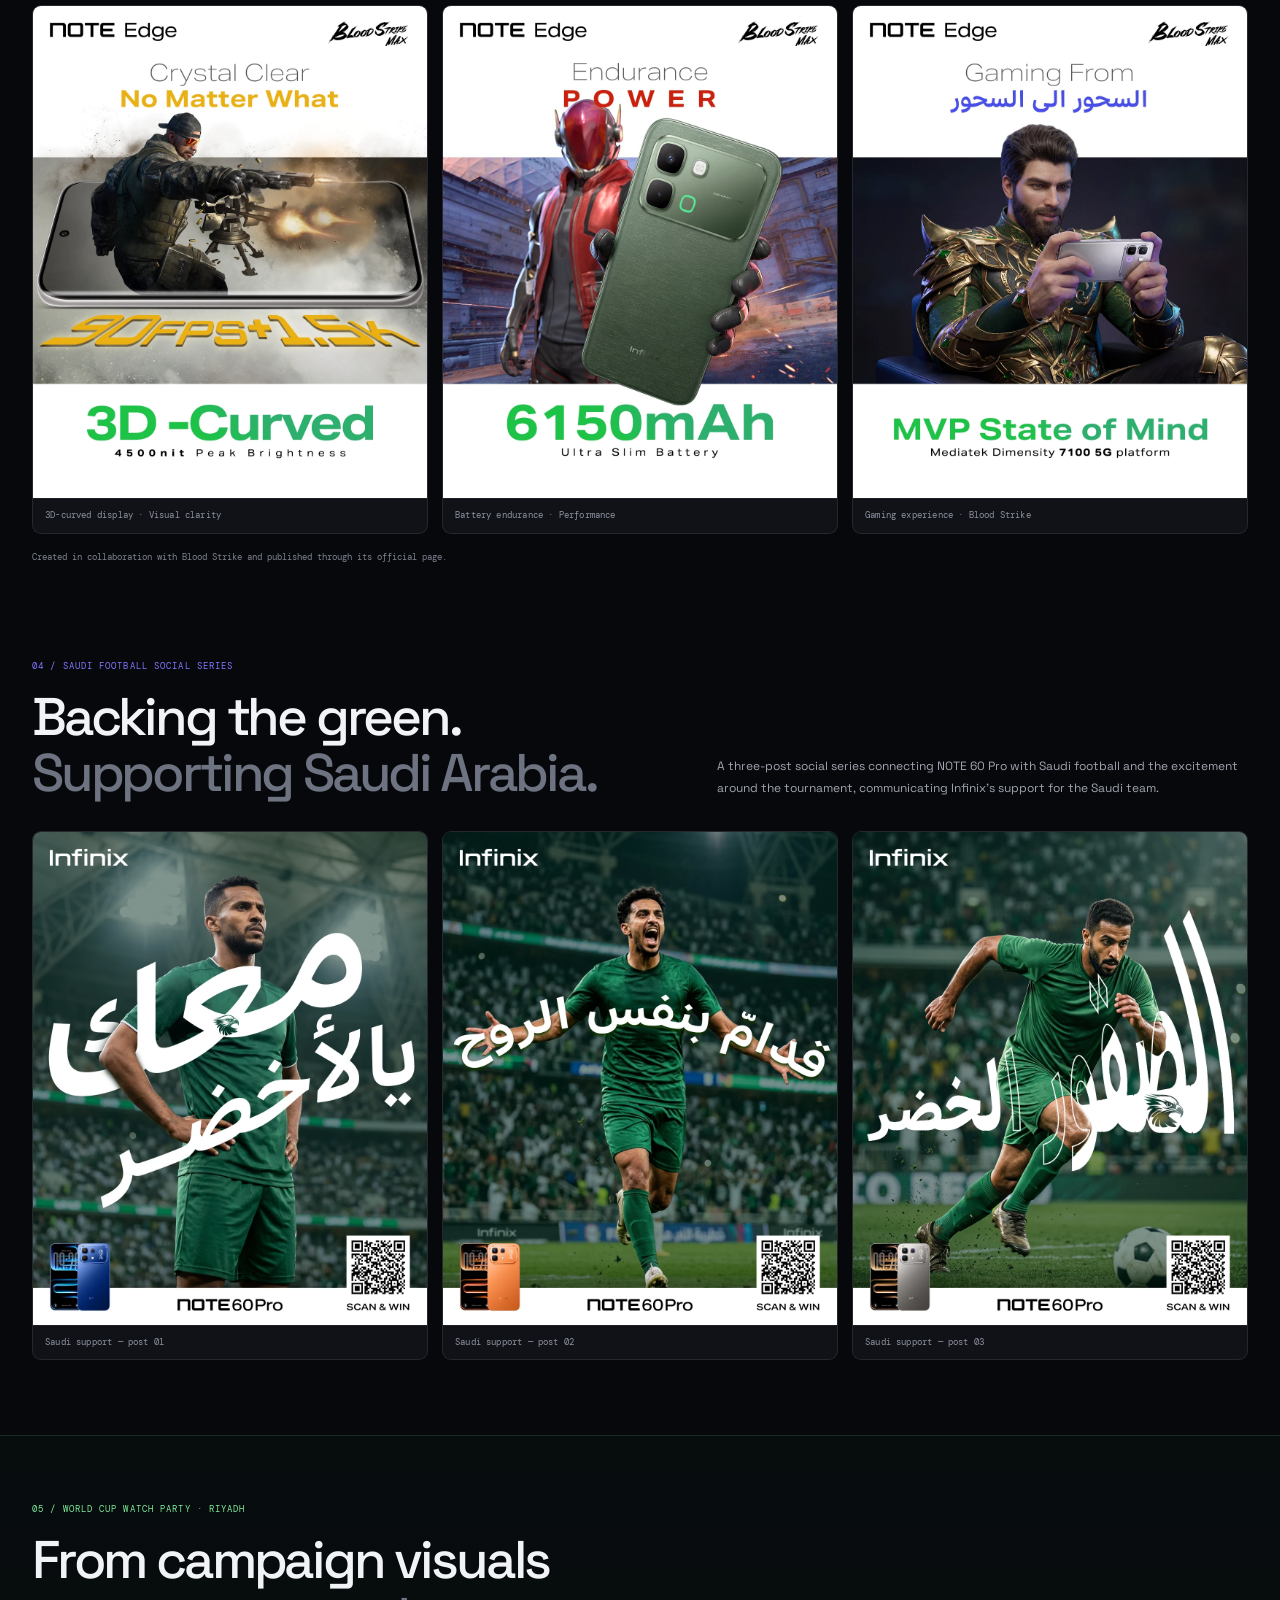
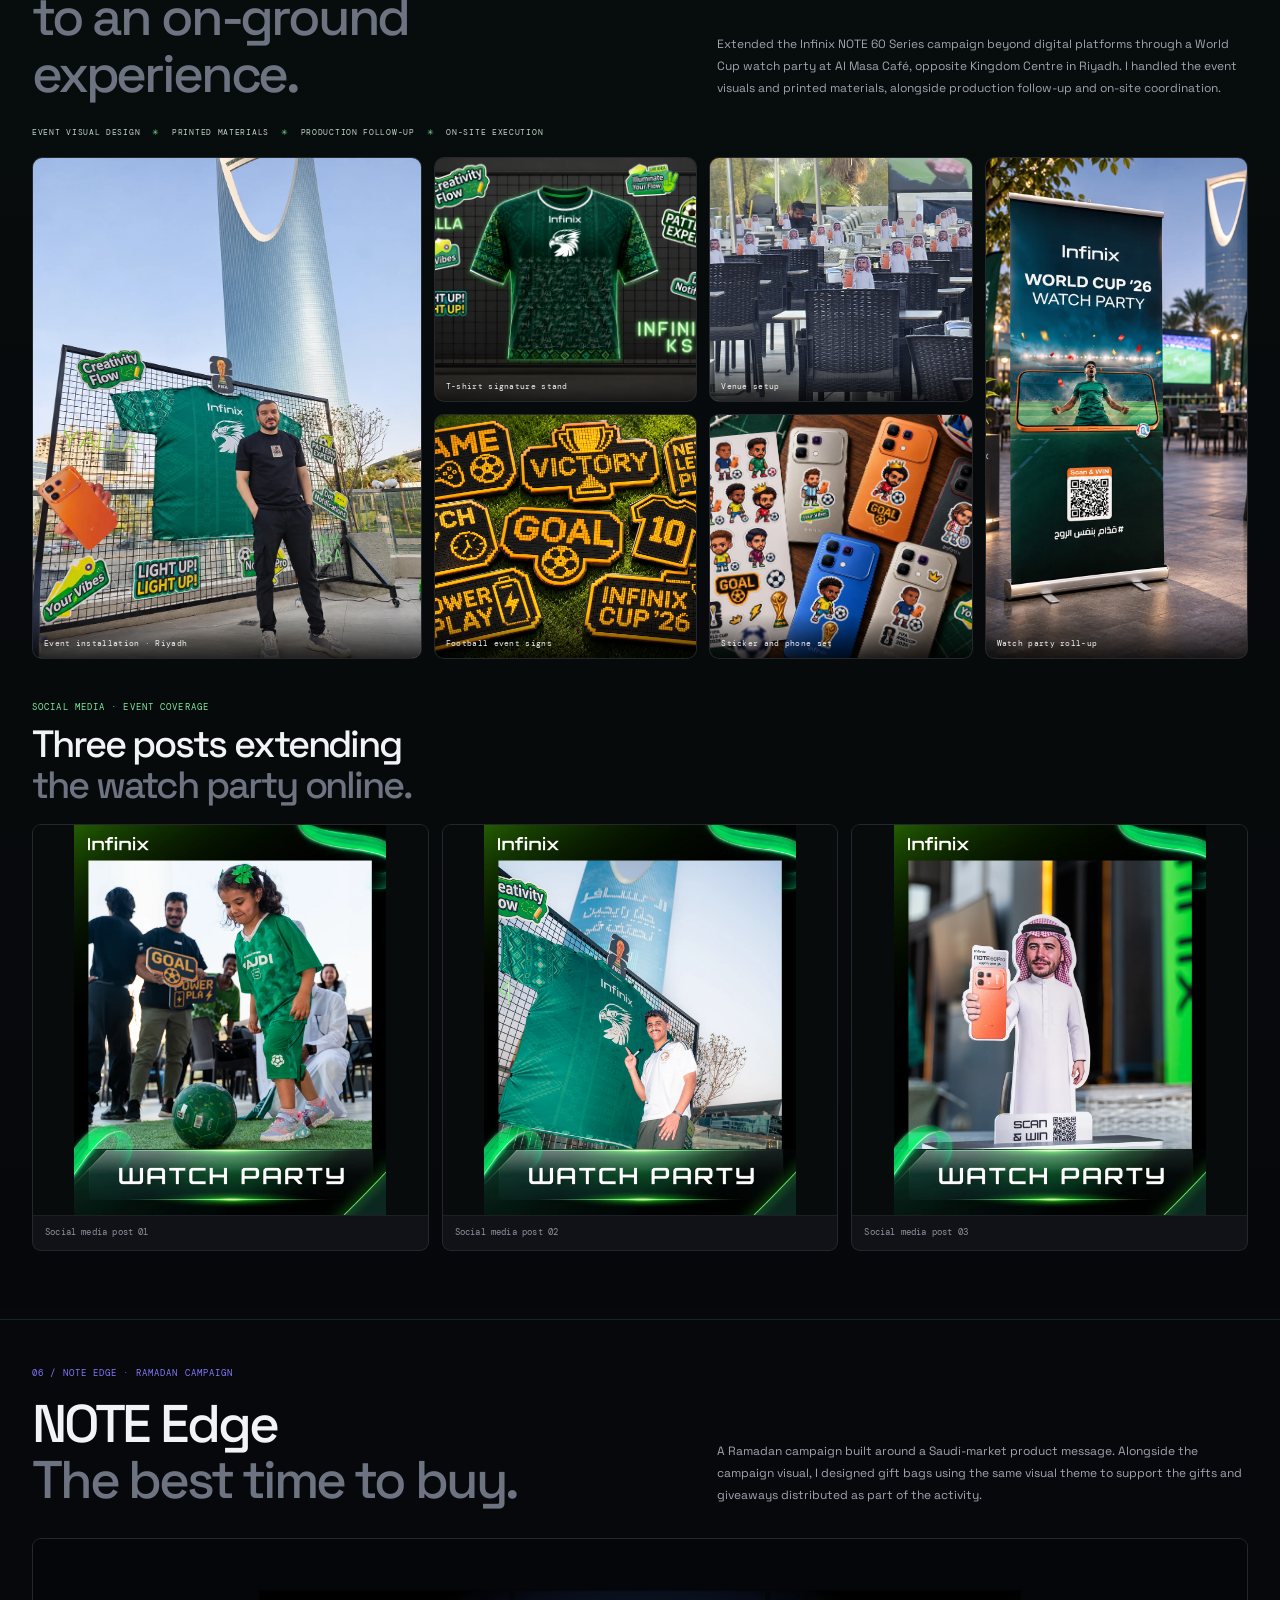
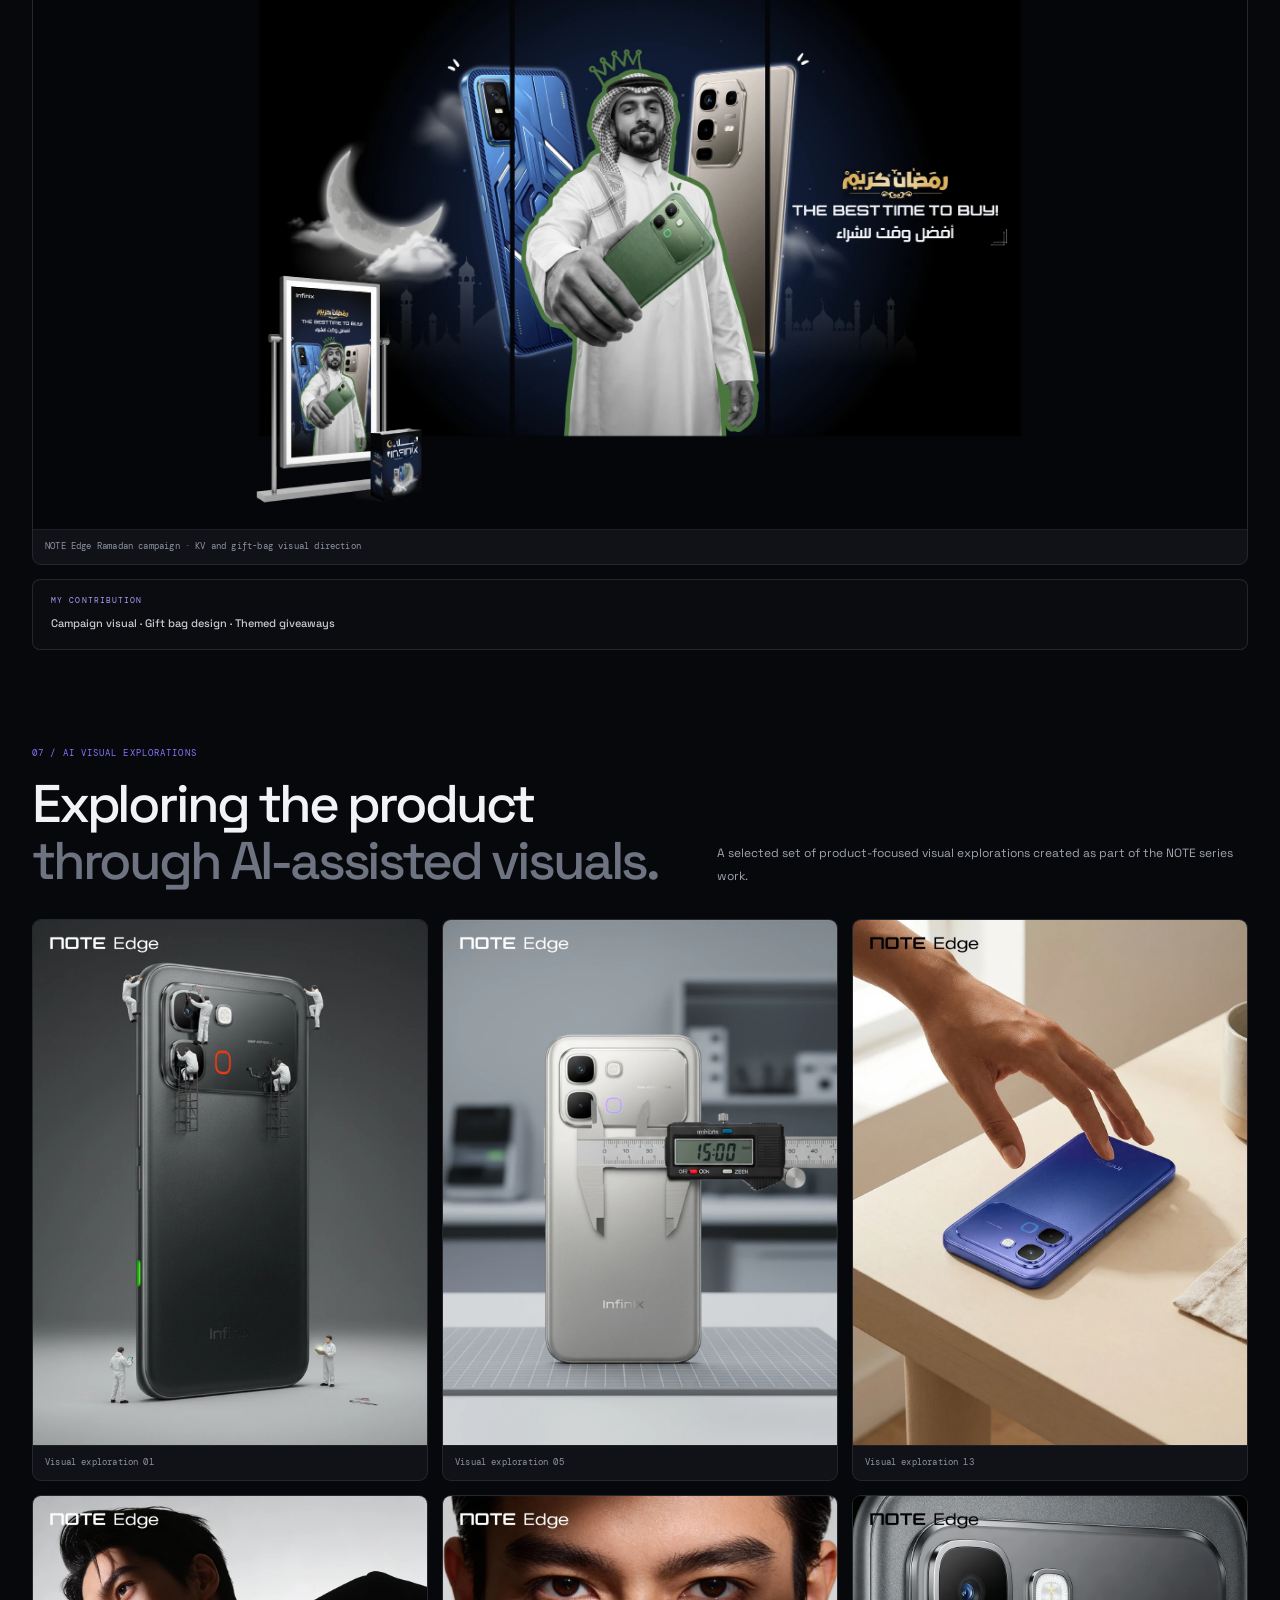
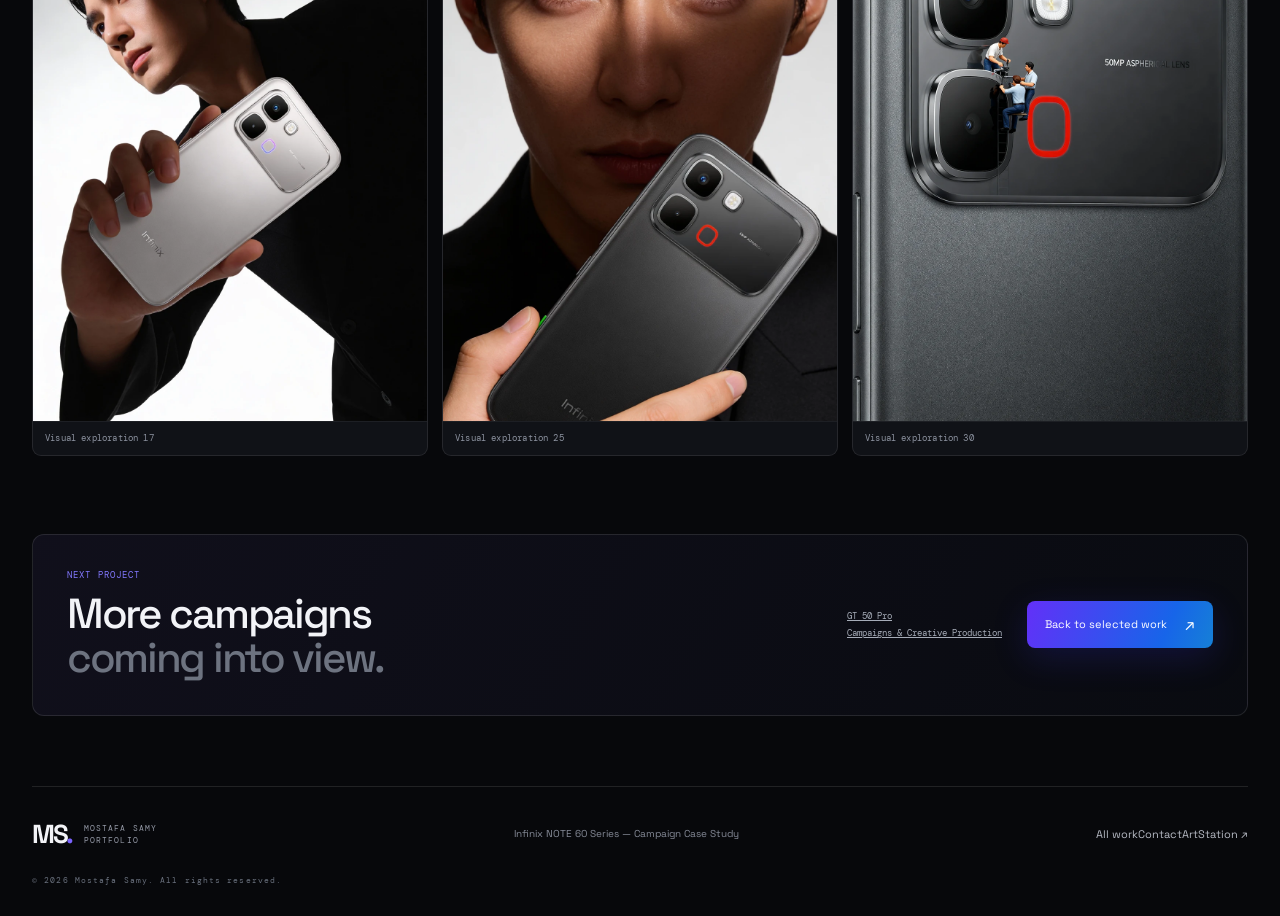
<file: projects/note-60-series.html>
<!doctype html>
<html lang="en">
<head>
  <meta charset="utf-8"/><meta name="viewport" content="width=device-width, initial-scale=1"/><meta name="theme-color" content="#07080b"/>
  <meta name="description" content="Infinix NOTE 60 Series — an integrated campaign case study by Mostafa Samy, covering key visuals, localization, social media, gaming collaborations, retail and a World Cup watch party in Riyadh."/>
  <title>Infinix NOTE 60 Series — Mostafa Samy</title><link rel="icon" href="/favicon.ico" sizes="any"/><link rel="icon" type="image/png" sizes="32x32" href="/assets/icons/favicon-32x32.png"/><link rel="icon" type="image/png" sizes="16x16" href="/assets/icons/favicon-16x16.png"/><link rel="apple-touch-icon" sizes="180x180" href="/assets/icons/apple-touch-icon.png"/><link rel="manifest" href="/site.webmanifest"/><link rel="stylesheet" href="../styles.css"/>
</head>
<body class="case-page">
  <div class="noise" aria-hidden="true"></div>
  <header class="site-header"><a class="brand" href="../index.html#home"><span class="brand-mark">MS<span>.</span></span><span class="brand-caption">MOSTAFA SAMY<br/>DESIGN TEAM LEAD</span></a>
    <button class="menu-toggle" aria-label="Open menu" aria-expanded="false"><span></span><span></span></button>
    <nav class="main-nav"><a href="../index.html#home">Home</a><a href="../index.html#work">Work</a><a href="../index.html#services">Services</a><a href="../index.html#about">About</a><a class="nav-outline" href="https://mostafasamy.artstation.com/" target="_blank" rel="noopener noreferrer">3D Portfolio <span>↗</span></a><a class="nav-contact" href="https://api.whatsapp.com/send/?phone=966541304259&text&type=phone_number&app_absent=0" target="_blank" rel="noopener noreferrer">Get in touch <span>↗</span></a></nav>
  </header>
  <main>
    <section class="case-hero section-wrap">
      <div class="breadcrumb"><a href="../index.html">HOME</a><span>/</span><a href="../index.html#work">SELECTED WORK</a><span>/</span><b>NOTE 60 SERIES</b></div>
      <div class="case-hero-grid">
        <div class="case-hero-copy"><span class="section-index">01 / INTEGRATED CAMPAIGN</span><p class="case-brandline">Infinix</p><h1>NOTE 60 <span class="gradient-text">Series</span></h1><h2>Campaign design &amp; brand activation</h2><p class="case-lead">A multi-channel campaign covering key visuals, Saudi localization, social content, gaming collaborations, retail materials and a World Cup watch party in Riyadh.</p>
          <div class="case-chips"><span>Campaign Design</span><span>Social Media</span><span>Gaming Collaboration</span><span>Retail &amp; POSM</span><span>Event Activation</span></div>
        </div>
        <div class="case-hero-art"><img src="../assets/note60/note60-cover.webp" alt="NOTE 60 Pro project cover key visual"/></div>
      </div>
      <div class="case-meta-grid"><div><small>BRAND</small><strong>Infinix</strong></div><div><small>CAMPAIGN</small><strong>NOTE 60 Series</strong></div><div><small>MY ROLE</small><strong>Design Team Lead · Visual Design</strong></div><div><small>DELIVERABLES</small><strong>KV · Social · POSM · Gaming · Event</strong></div></div>
    </section>

    <nav class="case-nav" aria-label="NOTE 60 case study sections"><span>IN THIS PROJECT</span><a href="#overview">Overview</a><a href="#global-kv">Global KV</a><a href="#pubg">PUBG MOBILE</a><a href="#bloodstrike">BloodStrike</a><a href="#saudi-support">Saudi Support</a><a href="#watch-party">Al Masa Event</a><a href="#ramadan">NOTE Edge</a><a href="#ai-stills">AI Stills</a></nav>

    <section class="case-intro section-wrap" id="overview">
      <div class="case-section-heading"><div><span class="section-index">PROJECT OVERVIEW</span><h2>One product family.<br/><span class="muted-heading">Multiple campaign touchpoints.</span></h2></div><p>The NOTE 60 work moved across global campaign adaptation, product storytelling, social platforms, game collaborations and physical event communication. Each part used a consistent visual approach while responding to its own audience and format.</p></div>
      <div class="overview-pair">
        <figure class="asset-figure"><img src="../assets/note60/key-visuals/00-global-kv.webp" alt="Global NOTE 60 Pro key visual" loading="lazy"/><figcaption><b>Global HQ KV</b><span>Original global direction supplied as the starting point.</span></figcaption></figure>
        <figure class="asset-figure"><img src="../assets/note60/key-visuals/00-main-kv-by-mostafa.webp" alt="NOTE 60 Pro main key visual by Mostafa" loading="lazy"/><figcaption><b>Main KV adaptation</b><span>Campaign direction developed for local communication.</span></figcaption></figure>
      </div>
    </section>

    <section class="case-section section-wrap" id="global-kv">
      <div class="case-section-heading"><div><span class="section-index">01 / GLOBAL KV &amp; SAUDI LOCALIZATION</span><h2>Keep the global idea.<br/><span class="muted-heading">Make it local.</span></h2></div><p>The global HQ KV was the starting point. I developed multiple visual options for the Saudi market, then refined the direction into two final executions: POSM and Open Sale.</p></div>
      <div class="text-feature-row"><div class="feature-callout"><span>MY CONTRIBUTION</span><h3>From global KV<br/>to local campaign system.</h3><p>Localized the campaign slogan and messaging for the Saudi audience while staying aligned with the HQ visual direction, and designed gifts, pricing and promotional elements to match the KV's aesthetic.</p></div><div class="feature-list"><div><b>01</b><span>Explored multiple layout and visual options.</span></div><div><b>02</b><span>Adapted the visual language for Saudi retail communication.</span></div><div><b>03</b><span>Refined the approved direction into POSM and Open Sale layouts.</span></div></div></div>
      <div class="gallery-grid kv-exploration-grid">
        <figure class="asset-figure"><img src="../assets/note60/key-visuals/kv-01.webp" alt="NOTE 60 Pro campaign design option 01" loading="lazy"/><figcaption>Campaign design option 01</figcaption></figure>
        <figure class="asset-figure"><img src="../assets/note60/key-visuals/kv-02.webp" alt="NOTE 60 Pro campaign design option 02" loading="lazy"/><figcaption>Campaign design option 02</figcaption></figure>
        <figure class="asset-figure"><img src="../assets/note60/key-visuals/kv-03.webp" alt="NOTE 60 Pro campaign design option 03" loading="lazy"/><figcaption>Campaign design option 03</figcaption></figure>
        <figure class="asset-figure"><img src="../assets/note60/key-visuals/kv-04.webp" alt="NOTE 60 Pro campaign design option 04" loading="lazy"/><figcaption>Campaign design option 04</figcaption></figure>
        <figure class="asset-figure"><img src="../assets/note60/key-visuals/kv-06.webp" alt="NOTE 60 Pro campaign design option 06" loading="lazy"/><figcaption>Campaign design option 06</figcaption></figure>
        <figure class="asset-figure"><img src="../assets/note60/key-visuals/kv-07.webp" alt="NOTE 60 Pro campaign design option 07" loading="lazy"/><figcaption>Campaign design option 07</figcaption></figure>
        <figure class="asset-figure"><img src="../assets/note60/key-visuals/kv-08.webp" alt="NOTE 60 Pro campaign design option 08" loading="lazy"/><figcaption>Campaign design option 08</figcaption></figure>
        <figure class="asset-figure"><img src="../assets/note60/key-visuals/kv-09.webp" alt="NOTE 60 Pro campaign design option 09" loading="lazy"/><figcaption>Campaign design option 09</figcaption></figure>
      </div>
    </section>

    

    <section class="case-section section-wrap" id="pubg">
      <div class="case-section-heading"><div><span class="section-index">02 / PUBG MOBILE · ESPORTS WORLD CUP</span><h2>One event identity.<br/><span class="muted-heading">A complete social rollout.</span></h2></div><p>The main KV was supplied by PUBG MOBILE. The challenge was to carry its red visual theme across the remaining designs and use it effectively alongside the NOTE Series campaign.</p></div>
      <div class="text-feature-row compact"><div class="feature-callout"><span>COLLABORATION</span><h3>Infinix × PUBG MOBILE</h3><p>The designs were published in collaboration with Infinix across participating markets and on the official PUBG MOBILE page.</p></div><div class="feature-list"><div><b>01</b><span>Adapted the supplied event KV into social formats.</span></div><div><b>02</b><span>Maintained the campaign's red visual identity.</span></div><div><b>03</b><span>Integrated NOTE Series product communication naturally.</span></div></div></div>
      <div class="gallery-grid gallery-grid-three">
        <figure class="asset-figure"><img src="../assets/note60/pubg/set-01-01.webp" alt="PUBG MOBILE social campaign visual 1" loading="lazy"/><figcaption>PUBG MOBILE — social visual 01</figcaption></figure>
        <figure class="asset-figure"><img src="../assets/note60/pubg/set-01-02.webp" alt="PUBG MOBILE social campaign visual 2" loading="lazy"/><figcaption>PUBG MOBILE — social visual 02</figcaption></figure>
        <figure class="asset-figure"><img src="../assets/note60/pubg/set-01-03.webp" alt="PUBG MOBILE social campaign visual 3" loading="lazy"/><figcaption>PUBG MOBILE — social visual 03</figcaption></figure>
        <figure class="asset-figure"><img src="../assets/note60/pubg/set-02-01.webp" alt="PUBG MOBILE campaign adaptation 4" loading="lazy"/><figcaption>Campaign adaptation 04</figcaption></figure>
        <figure class="asset-figure"><img src="../assets/note60/pubg/set-02-02.webp" alt="PUBG MOBILE campaign adaptation 5" loading="lazy"/><figcaption>Campaign adaptation 05</figcaption></figure>
        <figure class="asset-figure"><img src="../assets/note60/pubg/set-02-03.webp" alt="PUBG MOBILE campaign adaptation 6" loading="lazy"/><figcaption>Campaign adaptation 06</figcaption></figure>
        <figure class="asset-figure"><img src="../assets/note60/pubg/set-03-01.webp" alt="PUBG MOBILE campaign adaptation 7" loading="lazy"/><figcaption>Campaign adaptation 07</figcaption></figure>
        <figure class="asset-figure"><img src="../assets/note60/pubg/set-03-02.webp" alt="PUBG MOBILE campaign adaptation 8" loading="lazy"/><figcaption>Campaign adaptation 08</figcaption></figure>
        <figure class="asset-figure"><img src="../assets/note60/pubg/set-03-03.webp" alt="PUBG MOBILE campaign adaptation 9" loading="lazy"/><figcaption>Campaign adaptation 09</figcaption></figure>
      </div>
    </section>

    <section class="case-section section-wrap" id="bloodstrike">
      <div class="case-section-heading"><div><span class="section-index">03 / NOTE SERIES × BLOOD STRIKE</span><h2>Product features,<br/><span class="muted-heading">through a gaming lens.</span></h2></div><p>Three social posts translating NOTE Series selling points into gaming-focused communication, pairing product features with the Blood Strike visual universe.</p></div>
      <div class="gallery-grid gallery-grid-three">
        <figure class="asset-figure"><img src="../assets/note60/bloodstrike/bloods01.webp" alt="NOTE Series and Blood Strike post about display clarity" loading="lazy"/><figcaption>3D-curved display · Visual clarity</figcaption></figure>
        <figure class="asset-figure"><img src="../assets/note60/bloodstrike/bloods02.webp" alt="NOTE Series and Blood Strike post about battery life" loading="lazy"/><figcaption>Battery endurance · Performance</figcaption></figure>
        <figure class="asset-figure"><img src="../assets/note60/bloodstrike/bloods03.webp" alt="NOTE Series and Blood Strike post about gaming" loading="lazy"/><figcaption>Gaming experience · Blood Strike</figcaption></figure>
      </div>
      <p class="collab-note">Created in collaboration with Blood Strike and published through its official page.</p>
    </section>

    <section class="case-section section-wrap" id="saudi-support">
      <div class="case-section-heading"><div><span class="section-index">04 / SAUDI FOOTBALL SOCIAL SERIES</span><h2>Backing the green.<br/><span class="muted-heading">Supporting Saudi Arabia.</span></h2></div><p>A three-post social series connecting NOTE 60 Pro with Saudi football and the excitement around the tournament, communicating Infinix's support for the Saudi team.</p></div>
      <div class="gallery-grid gallery-grid-three">
        <figure class="asset-figure"><img src="../assets/note60/saudi/saudi-01.webp" alt="Saudi football support social post 1" loading="lazy"/><figcaption>Saudi support — post 01</figcaption></figure>
        <figure class="asset-figure"><img src="../assets/note60/saudi/saudi-02.webp" alt="Saudi football support social post 2" loading="lazy"/><figcaption>Saudi support — post 02</figcaption></figure>
        <figure class="asset-figure"><img src="../assets/note60/saudi/saudi-03.webp" alt="Saudi football support social post 3" loading="lazy"/><figcaption>Saudi support — post 03</figcaption></figure>
      </div>
    </section>

    

    

    <section class="case-section event-section" id="watch-party">
      <div class="section-wrap">
        <div class="case-section-heading"><div><span class="section-index">05 / WORLD CUP WATCH PARTY · RIYADH</span><h2>From campaign visuals<br/><span class="muted-heading">to an on-ground experience.</span></h2></div><p>Extended the Infinix NOTE 60 Series campaign beyond digital platforms through a World Cup watch party at Al Masa Café, opposite Kingdom Centre in Riyadh. I handled the event visuals and printed materials, alongside production follow-up and on-site coordination.</p></div>
        <div class="event-responsibility-strip"><span>EVENT VISUAL DESIGN</span><i>✳</i><span>PRINTED MATERIALS</span><i>✳</i><span>PRODUCTION FOLLOW-UP</span><i>✳</i><span>ON-SITE EXECUTION</span></div>
        <div class="event-reference-grid" aria-label="World Cup Watch Party event visuals and production">
          <figure class="event-ref-item event-ref-main"><img src="../assets/note60/event/main-display-tower.webp" alt="Infinix World Cup Watch Party installation beneath Kingdom Tower" loading="lazy"/><figcaption>Event installation · Riyadh</figcaption></figure>
          <figure class="event-ref-item event-ref-tshirt"><img src="../assets/note60/event/tshirt-signature-stand.webp" alt="Infinix T-shirt signature stand mockup" loading="lazy"/><figcaption>T-shirt signature stand</figcaption></figure>
          <figure class="event-ref-item event-ref-venue"><img src="../assets/note60/event/venue-avatar-seating.webp" alt="Al Masa Café watch party venue seating and avatar setup" loading="lazy"/><figcaption>Venue setup</figcaption></figure>
          <figure class="event-ref-item event-ref-rollup"><img src="../assets/note60/event/rollup-banner.webp" alt="Infinix World Cup Watch Party roll-up banner at the venue" loading="lazy"/><figcaption>Watch party roll-up</figcaption></figure>
          <figure class="event-ref-item event-ref-signs"><img src="../assets/note60/event/soccer-signs.webp" alt="Pixel football event signs on grass" loading="lazy"/><figcaption>Football event signs</figcaption></figure>
          <figure class="event-ref-item event-ref-stickers"><img src="../assets/note60/event/sticker-phone-flatlay.webp" alt="Football stickers and Infinix phones flat lay" loading="lazy"/><figcaption>Sticker and phone set</figcaption></figure>
        </div>
        <div class="event-social-heading"><span class="section-index">SOCIAL MEDIA · EVENT COVERAGE</span><h3>Three posts extending<br/><span class="muted-heading">the watch party online.</span></h3></div>
        <div class="event-social-grid">
          <figure class="asset-figure"><img src="../assets/note60/event/social-post-01.webp" alt="World Cup Watch Party social media post 01" loading="lazy"/><figcaption>Social media post 01</figcaption></figure>
          <figure class="asset-figure"><img src="../assets/note60/event/social-post-02.webp" alt="World Cup Watch Party social media post 02" loading="lazy"/><figcaption>Social media post 02</figcaption></figure>
          <figure class="asset-figure"><img src="../assets/note60/event/social-post-03.webp" alt="World Cup Watch Party social media post 03" loading="lazy"/><figcaption>Social media post 03</figcaption></figure>
        </div>
      </div>
    </section>

    

    <section class="case-section section-wrap" id="ramadan">
      <div class="case-section-heading"><div><span class="section-index">06 / NOTE EDGE · RAMADAN CAMPAIGN</span><h2>NOTE Edge<br/><span class="muted-heading">The best time to buy.</span></h2></div><p>A Ramadan campaign built around a Saudi-market product message. Alongside the campaign visual, I designed gift bags using the same visual theme to support the gifts and giveaways distributed as part of the activity.</p></div>
      <div class="ramadan-single-visual"><figure class="asset-figure"><img src="../assets/note60/ramadan-note-edge/ramadan-campaign.webp" alt="NOTE Edge Ramadan campaign visual and point-of-sale presentation" loading="lazy"/><figcaption>NOTE Edge Ramadan campaign · KV and gift-bag visual direction</figcaption></figure></div>
      <div class="ramadan-contribution"><span>MY CONTRIBUTION</span><b>Campaign visual · Gift bag design · Themed giveaways</b></div>
    </section>

    

    

    

    <section class="case-section section-wrap" id="ai-stills">
      <div class="case-section-heading"><div><span class="section-index">07 / AI VISUAL EXPLORATIONS</span><h2>Exploring the product<br/><span class="muted-heading">through AI-assisted visuals.</span></h2></div><p>A selected set of product-focused visual explorations created as part of the NOTE series work.</p></div>
      <div class="gallery-grid gallery-grid-three">
        <figure class="asset-figure"><img src="../assets/note60/ai-stills/ai-still-01.webp" alt="NOTE series AI visual exploration 01" loading="lazy"/><figcaption>Visual exploration 01</figcaption></figure>
        <figure class="asset-figure"><img src="../assets/note60/ai-stills/ai-still-05.webp" alt="NOTE series AI visual exploration 05" loading="lazy"/><figcaption>Visual exploration 05</figcaption></figure>
        <figure class="asset-figure"><img src="../assets/note60/ai-stills/ai-still-13.webp" alt="NOTE series AI visual exploration 13" loading="lazy"/><figcaption>Visual exploration 13</figcaption></figure>
        <figure class="asset-figure"><img src="../assets/note60/ai-stills/ai-still-17.webp" alt="NOTE series AI visual exploration 17" loading="lazy"/><figcaption>Visual exploration 17</figcaption></figure>
        <figure class="asset-figure"><img src="../assets/note60/ai-stills/ai-still-25.webp" alt="NOTE series AI visual exploration 25" loading="lazy"/><figcaption>Visual exploration 25</figcaption></figure>
        <figure class="asset-figure"><img src="../assets/note60/ai-stills/ai-still-30.webp" alt="NOTE series AI visual exploration 30" loading="lazy"/><figcaption>Visual exploration 30</figcaption></figure>
      </div>
    </section>

    <section class="next-project section-wrap"><div><span class="section-index">NEXT PROJECT</span><h2>More campaigns<br/><span class="muted-heading">coming into view.</span></h2></div><div class="next-project-links"><a href="gt-50-pro.html">GT 50 Pro</a><a href="campaigns-creative-production.html">Campaigns &amp; Creative Production</a></div><a class="button button-primary" href="../index.html#work">Back to selected work <span>↗</span></a></section>
  </main>
  <footer class="site-footer section-wrap"><a class="brand footer-brand" href="../index.html#home"><span class="brand-mark">MS<span>.</span></span><span class="brand-caption">MOSTAFA SAMY<br/>PORTFOLIO</span></a><p>Infinix NOTE 60 Series — Campaign Case Study</p><div class="footer-links"><a href="../index.html#work">All work</a><a href="../index.html#contact">Contact</a><a href="https://mostafasamy.artstation.com/" target="_blank" rel="noopener noreferrer">ArtStation ↗</a></div><small>© <span id="year"></span> Mostafa Samy. All rights reserved.</small></footer>
  <div class="lightbox" aria-hidden="true"><button class="lightbox-close" aria-label="Close image">×</button><img alt="Expanded project image"/></div>
  <script src="../script.js"></script>
</body></html>
</file>
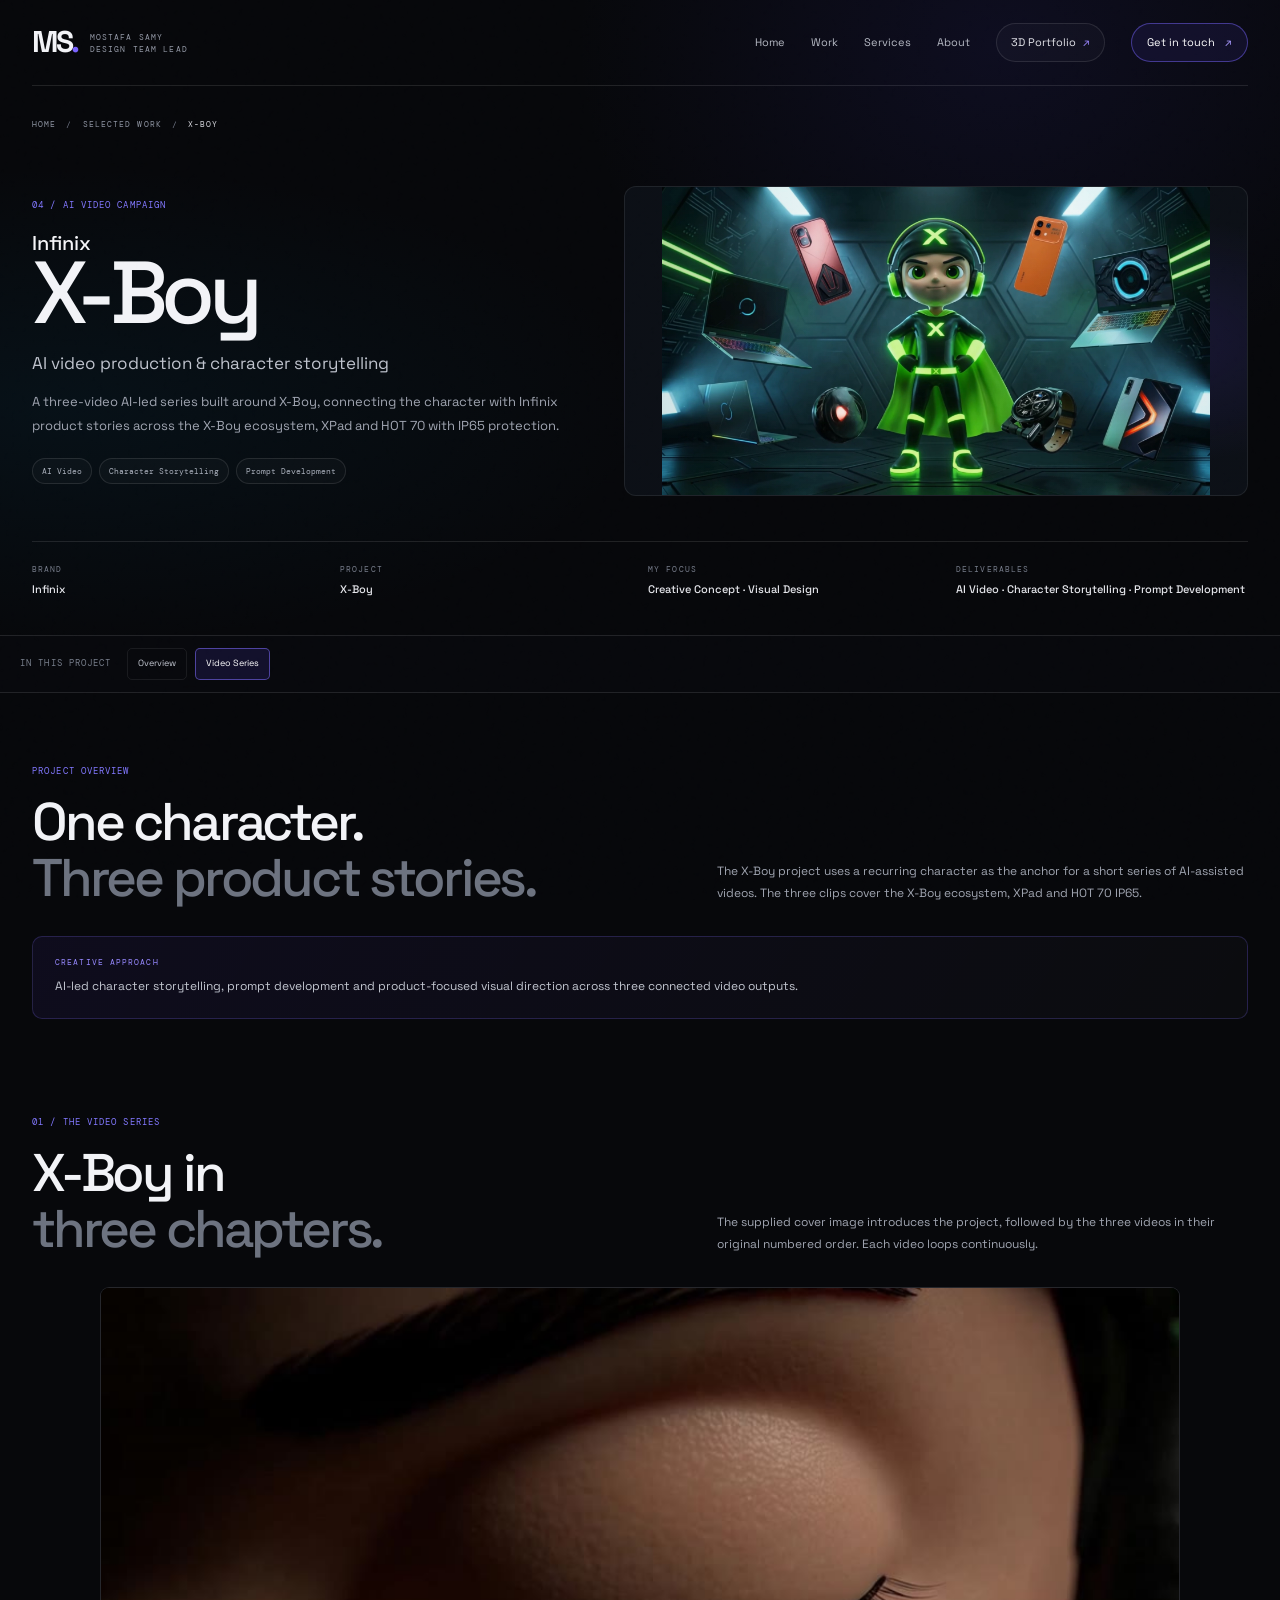
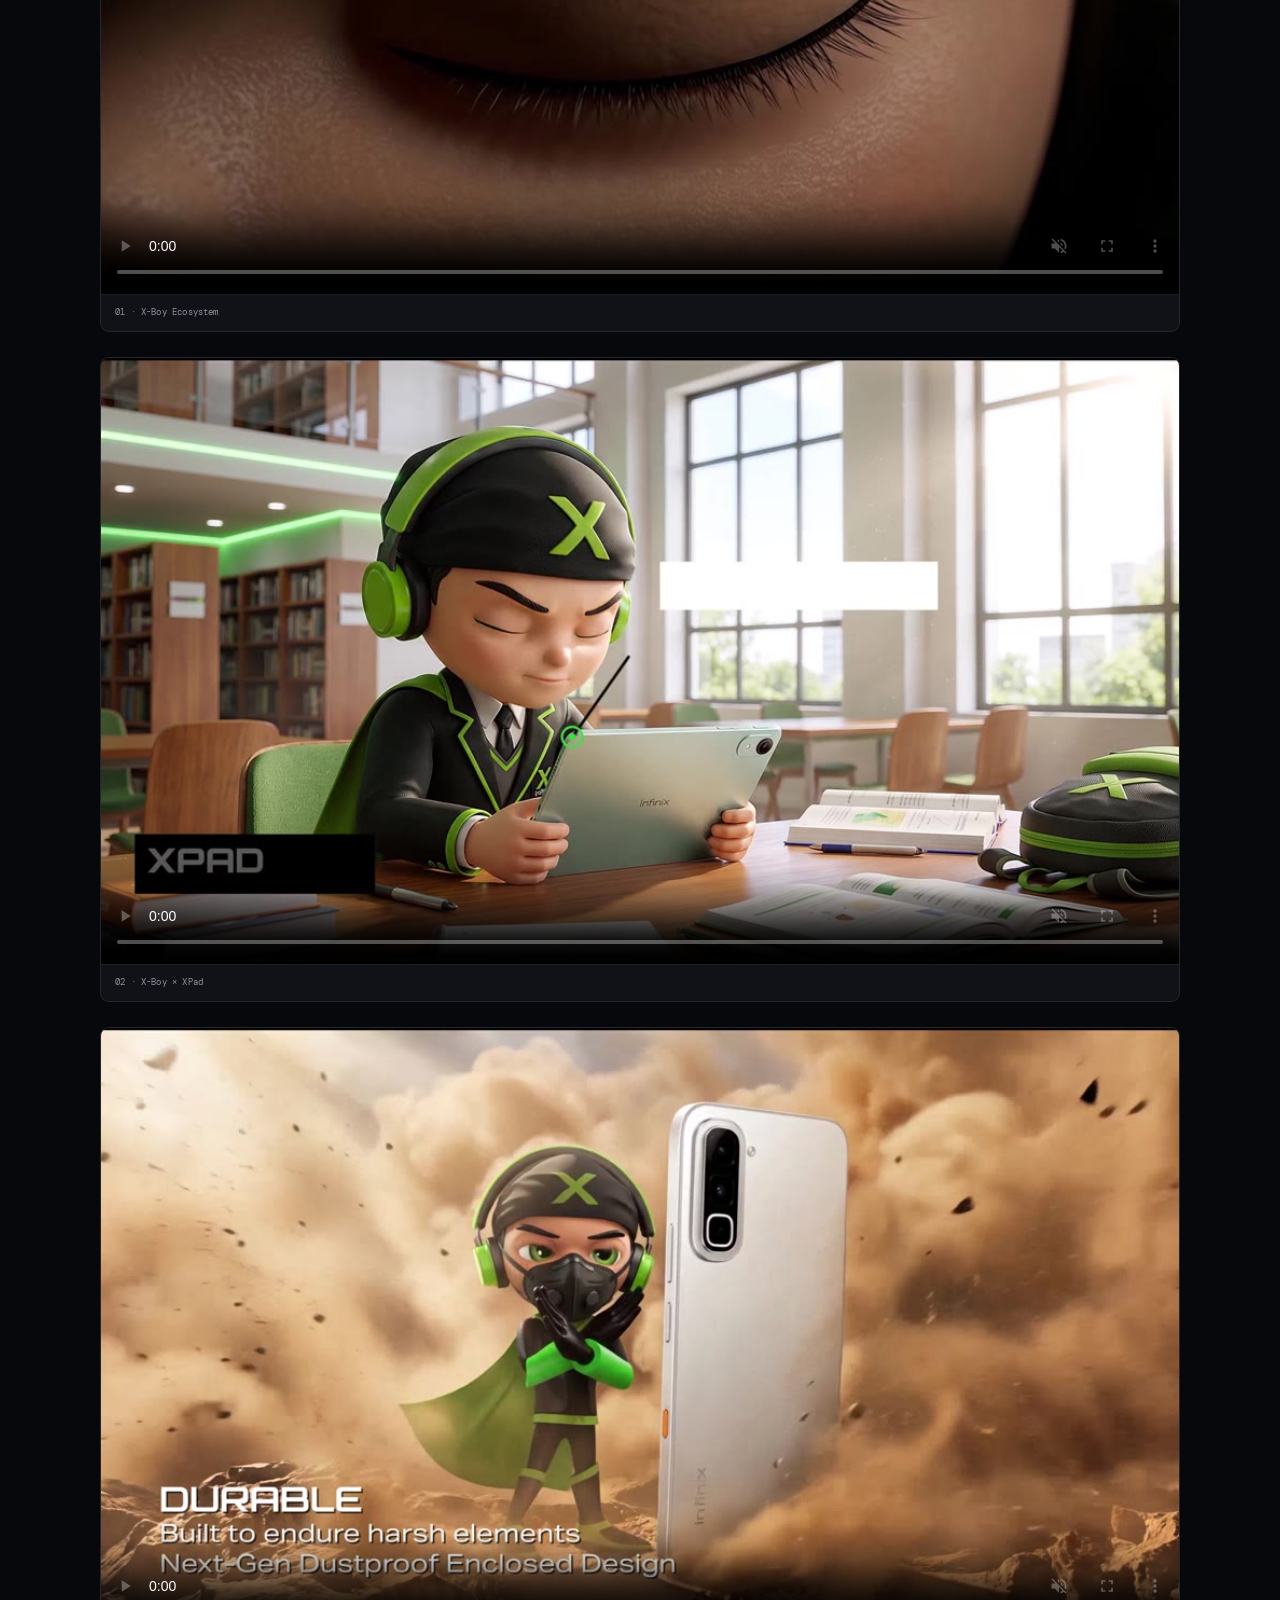
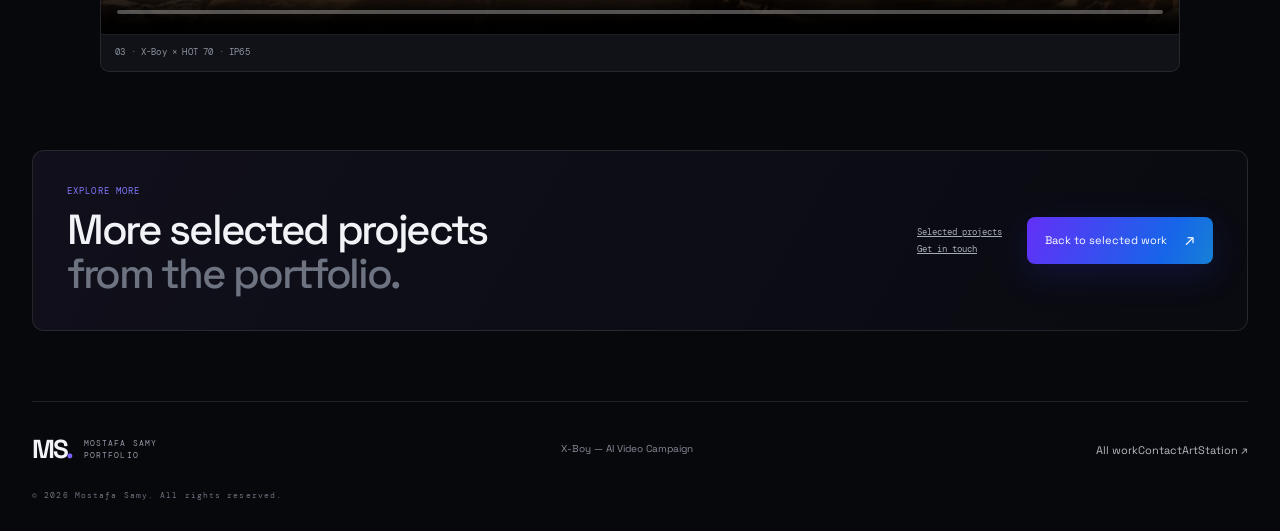
<file: projects/x-boy-ai-video.html>
<!doctype html><html lang="en"><head><meta charset="utf-8"/><meta name="viewport" content="width=device-width, initial-scale=1"/><meta name="theme-color" content="#07080b"/><meta name="description" content="X-Boy AI video campaign by Mostafa Samy featuring three AI-assisted videos for the X-Boy ecosystem, XPad and Infinix HOT 70 IP65."/><title>X-Boy — AI Video Campaign — Mostafa Samy</title><link rel="icon" href="/favicon.ico" sizes="any"/><link rel="icon" type="image/png" sizes="32x32" href="/assets/icons/favicon-32x32.png"/><link rel="icon" type="image/png" sizes="16x16" href="/assets/icons/favicon-16x16.png"/><link rel="apple-touch-icon" sizes="180x180" href="/assets/icons/apple-touch-icon.png"/><link rel="manifest" href="/site.webmanifest"/><link rel="stylesheet" href="../styles.css"/></head><body class="case-page project-detail-page"><div class="noise" aria-hidden="true"></div><header class="site-header"><a class="brand" href="../index.html#home"><span class="brand-mark">MS<span>.</span></span><span class="brand-caption">MOSTAFA SAMY<br/>DESIGN TEAM LEAD</span></a>
      <button class="menu-toggle" aria-label="Open menu" aria-expanded="false"><span></span><span></span></button>
      <nav class="main-nav" aria-label="Main navigation"><a href="../index.html#home">Home</a><a href="../index.html#work">Work</a><a href="../index.html#services">Services</a><a href="../index.html#about">About</a><a class="nav-outline" href="https://mostafasamy.artstation.com/" target="_blank" rel="noopener noreferrer">3D Portfolio <span>↗</span></a><a class="nav-contact" href="https://api.whatsapp.com/send/?phone=966541304259&amp;text&amp;type=phone_number&amp;app_absent=0" target="_blank" rel="noopener noreferrer">Get in touch <span>↗</span></a></nav></header><main><section class="case-hero section-wrap"><div class="breadcrumb"><a href="../index.html">HOME</a><span>/</span><a href="../index.html#work">SELECTED WORK</a><span>/</span><b>X-BOY</b></div><div class="case-hero-grid"><div class="case-hero-copy"><span class="section-index">04 / AI VIDEO CAMPAIGN</span><p class="case-brandline">Infinix</p><h1>X-Boy</h1><h2>AI video production & character storytelling</h2><p class="case-lead">A three-video AI-led series built around X-Boy, connecting the character with Infinix product stories across the X-Boy ecosystem, XPad and HOT 70 with IP65 protection.</p><div class="case-chips"><span>AI Video</span><span>Character Storytelling</span><span>Prompt Development</span></div></div><div class="case-hero-art"><img src="../assets/projects/xboy/cover.webp" alt="X-Boy AI video campaign thumbnail"/></div></div><div class="case-meta-grid"><div><small>BRAND</small><strong>Infinix</strong></div><div><small>PROJECT</small><strong>X-Boy</strong></div><div><small>MY FOCUS</small><strong>Creative Concept · Visual Design</strong></div><div><small>DELIVERABLES</small><strong>AI Video · Character Storytelling · Prompt Development</strong></div></div></section><nav class="case-nav" aria-label="Project sections"><span>IN THIS PROJECT</span><a href="#xboy-overview">Overview</a><a href="#xboy-videos">Video Series</a></nav><section class="case-intro section-wrap" id="xboy-overview"><div class="case-section-heading"><div><span class="section-index">PROJECT OVERVIEW</span><h2>One character.<br/><span class="muted-heading">Three product stories.</span></h2></div><p>The X-Boy project uses a recurring character as the anchor for a short series of AI-assisted videos. The three clips cover the X-Boy ecosystem, XPad and HOT 70 IP65.</p></div><div class="project-note-box"><span>CREATIVE APPROACH</span><p>AI-led character storytelling, prompt development and product-focused visual direction across three connected video outputs.</p></div></section><section class="case-section section-wrap" id="xboy-videos"><div class="case-section-heading"><div><span class="section-index">01 / THE VIDEO SERIES</span><h2>X-Boy in<br/><span class="muted-heading">three chapters.</span></h2></div><p>The supplied cover image introduces the project, followed by the three videos in their original numbered order. Each video loops continuously.</p></div><div class="xboy-video-stack"><figure class="asset-figure"><video controls muted loop playsinline preload="none" data-autoplay-visible poster="../assets/projects/xboy/video-01-poster.jpg" aria-label="01 · X-Boy Ecosystem"><source src="../assets/projects/xboy/video-01.mp4" type="video/mp4"/></video><figcaption>01 · X-Boy Ecosystem</figcaption></figure><figure class="asset-figure"><video controls muted loop playsinline preload="none" data-autoplay-visible poster="../assets/projects/xboy/video-02-poster.jpg" aria-label="02 · X-Boy × XPad"><source src="../assets/projects/xboy/video-02.mp4" type="video/mp4"/></video><figcaption>02 · X-Boy × XPad</figcaption></figure><figure class="asset-figure"><video controls muted loop playsinline preload="none" data-autoplay-visible poster="../assets/projects/xboy/video-03-poster.jpg" aria-label="03 · X-Boy × HOT 70 · IP65"><source src="../assets/projects/xboy/video-03.mp4" type="video/mp4"/></video><figcaption>03 · X-Boy × HOT 70 · IP65</figcaption></figure></div></section><section class="next-project section-wrap"><div><span class="section-index">EXPLORE MORE</span><h2>More selected projects<br/><span class="muted-heading">from the portfolio.</span></h2></div><div class="next-project-links"><a href="../index.html#work">Selected projects</a><a href="../index.html#contact">Get in touch</a></div><a class="button button-primary" href="../index.html#work">Back to selected work <span>↗</span></a></section></main><footer class="site-footer section-wrap"><a class="brand footer-brand" href="../index.html#home"><span class="brand-mark">MS<span>.</span></span><span class="brand-caption">MOSTAFA SAMY<br/>PORTFOLIO</span></a><p>X-Boy — AI Video Campaign</p><div class="footer-links"><a href="../index.html#work">All work</a><a href="../index.html#contact">Contact</a><a href="https://mostafasamy.artstation.com/" target="_blank" rel="noopener noreferrer">ArtStation ↗</a></div><small>© <span id="year"></span> Mostafa Samy. All rights reserved.</small></footer>
      <div class="lightbox" aria-hidden="true"><button class="lightbox-close" aria-label="Close image">×</button><img alt="Expanded project image"/></div><script src="../script.js"></script></body></html>
</file>
<file: styles.css>
@import url('https://fonts.googleapis.com/css2?family=DM+Mono:wght@400;500&family=Space+Grotesk:wght@400;500;600;700&display=swap');
:root{--bg:#07080b;--panel:#101217;--panel2:#151820;--line:rgba(255,255,255,.105);--text:#f2f3f7;--muted:#a0a4b0;--subtle:#686e7b;--purple:#7047ff;--blue:#1b74ee;--cyan:#4bd3fa;--green:#7cf0a5;--font:'Space Grotesk',Inter,system-ui,-apple-system,BlinkMacSystemFont,'Segoe UI',sans-serif;--mono:'DM Mono',ui-monospace,monospace;--max:1240px}
*{box-sizing:border-box}html{scroll-behavior:smooth;scroll-padding-top:92px}body{margin:0;background:var(--bg);color:var(--text);font-family:var(--font);line-height:1.55;overflow-x:hidden}body:before{content:"";position:fixed;inset:0;z-index:-2;background:radial-gradient(ellipse at 78% 5%,rgba(62,53,176,.13),transparent 30%),radial-gradient(ellipse at 5% 45%,rgba(8,98,139,.10),transparent 34%),#07080b}.noise{position:fixed;inset:0;pointer-events:none;z-index:20;opacity:.065;background-image:url("data:image/svg+xml,%3Csvg viewBox='0 0 180 180' xmlns='http://www.w3.org/2000/svg'%3E%3Cfilter id='n'%3E%3CfeTurbulence type='fractalNoise' baseFrequency='.85' numOctaves='4' stitchTiles='stitch'/%3E%3C/filter%3E%3Crect width='100%25' height='100%25' filter='url(%23n)' opacity='.13'/%3E%3C/svg%3E")}
a{color:inherit}.section-wrap{width:min(var(--max),calc(100% - 64px));margin-inline:auto}.site-header{width:min(var(--max),calc(100% - 64px));height:86px;margin:auto;display:flex;align-items:center;justify-content:space-between;border-bottom:1px solid var(--line);position:relative;z-index:30}.brand{display:flex;align-items:center;gap:12px;color:var(--text);text-decoration:none}.brand-mark{font-size:30px;font-weight:700;letter-spacing:-2.5px}.brand-mark span{color:#7a63ff}.brand-caption{font:8px/1.5 var(--mono);letter-spacing:1.15px;color:#9499a6}.main-nav{display:flex;align-items:center;gap:26px}.main-nav a,.footer-links a{font-size:11px;color:#b6bac4;text-decoration:none;transition:color .2s}.main-nav a:hover,.footer-links a:hover{color:#fff}.main-nav .nav-outline{border:1px solid var(--line);border-radius:30px;padding:10px 14px;background:rgba(255,255,255,.025);color:#e4e5eb}.main-nav .nav-outline span{color:#9b86ff;margin-left:4px}.main-nav .nav-contact{border:1px solid rgba(120,100,255,.48);border-radius:30px;padding:10px 15px;background:rgba(105,76,255,.09);color:white}.main-nav .nav-contact span{margin-left:7px;color:#a99aff}.menu-toggle{display:none;background:none;border:0;padding:10px}.menu-toggle span{display:block;width:24px;height:1px;background:#fff;margin:6px}.eyebrow,.section-index,.mono,.project-tag,.label-index,.hero-scroll,.hero-image-label,.floating-chip,.upcoming-top,.upcoming-foot,.about-photo-caption,.services-bottom,.site-footer small,.breadcrumb,.case-meta-grid small,.case-nav>span,.event-label,.event-location>span,.mockup-pair-title>span{font-family:var(--mono);font-size:9px;letter-spacing:1.1px}.hero{min-height:calc(100vh - 86px);max-height:960px;position:relative;display:grid;grid-template-columns:1.05fr .95fr;gap:6%;align-items:center;padding-top:52px;padding-bottom:100px}.hero-copy{position:relative;z-index:1}.eyebrow{color:#9da2b0;display:flex;align-items:center;gap:10px;white-space:nowrap}.status-dot{height:6px;width:6px;border-radius:50%;background:#79f4b0;box-shadow:0 0 14px #79f4b0;display:inline-block}.eyebrow i{height:1px;width:32px;background:var(--line);display:inline-block}.hero-kicker{margin:50px 0 5px;font-size:16px;color:#a1a6b2}.hero h1{font-size:clamp(58px,7.5vw,106px);line-height:.96;letter-spacing:-.075em;font-weight:500;margin:0;max-width:760px}.gradient-text{background:linear-gradient(102deg,#f6f7ff 5%,#a7a2ff 53%,#52d1f7 100%);-webkit-background-clip:text;background-clip:text;color:transparent}.hero-description{color:#a1a5b1;font-size:14px;line-height:1.85;max-width:535px;margin:27px 0 28px}.hero-actions,.cta-actions{display:flex;align-items:center;gap:12px;flex-wrap:wrap}.button{min-height:47px;display:inline-flex;align-items:center;justify-content:center;gap:18px;padding:0 18px;border-radius:8px;text-decoration:none;font-size:11px;transition:transform .25s,border-color .25s,background .25s}.button:hover{transform:translateY(-3px)}.button-primary{background:linear-gradient(112deg,#6330f8,#1765e9 74%,#1680d6);color:#fff;box-shadow:0 10px 35px rgba(61,53,245,.18)}.button-primary span{font-size:16px}.button-quiet{color:#d3d5de;border:1px solid var(--line);background:rgba(255,255,255,.025)}.button-quiet:hover{border-color:rgba(255,255,255,.35)}.hero-stats{display:flex;gap:clamp(18px,3.1vw,42px);margin-top:48px;padding-top:22px;border-top:1px solid var(--line);max-width:535px}.hero-stats div{display:flex;flex-direction:column;gap:3px}.hero-stats strong{font-size:30px;font-weight:500;letter-spacing:-1px}.hero-stats strong span{color:#8270ff}.hero-stats small{font:9px var(--mono);color:#898e9c;letter-spacing:0}.hero-scroll{display:flex;align-items:center;gap:14px;color:#737988;margin-top:42px;font-size:8px}.hero-scroll i{width:70px;height:1px;background:linear-gradient(90deg,#6d56ff,transparent)}.hero-visual{height:min(630px,72vh);min-height:440px;position:relative;display:flex;align-items:center;justify-content:center}.hero-photo-frame{height:89%;width:73%;max-width:420px;position:relative;z-index:1;overflow:hidden;border-radius:190px 190px 24px 24px;border:1px solid rgba(255,255,255,.18);background:#121620;box-shadow:0 40px 120px rgba(0,0,0,.55)}.hero-photo-frame:before{content:"";position:absolute;inset:0;z-index:1;background:linear-gradient(180deg,transparent 54%,rgba(5,6,11,.76) 100%)}.hero-photo-frame img{width:100%;height:100%;object-fit:cover;object-position:center 27%;filter:saturate(.88);display:block}.hero-orbit{position:absolute;z-index:0;border:1px solid rgba(118,110,255,.25);border-radius:50%;aspect-ratio:1;transform:rotate(-25deg)}.orbit-one{width:112%}.orbit-two{width:82%;border-color:rgba(54,181,255,.24);transform:rotate(34deg)}.hero-image-label{position:absolute;bottom:6%;left:5%;right:6%;z-index:2;background:rgba(8,10,15,.72);border:1px solid rgba(255,255,255,.15);backdrop-filter:blur(14px);border-radius:9px;padding:14px;display:flex;align-items:center;justify-content:space-between;line-height:1.6}.hero-image-label span:nth-child(2){color:#d0d3df;text-align:left;margin-right:auto;margin-left:20px}.label-index{color:#878e9e}.label-arrow{font-size:18px}.floating-chip{position:absolute;z-index:3;border:1px solid rgba(255,255,255,.18);background:#11131a;padding:9px 12px;border-radius:5px;color:#d5d7e0;font-size:8px}.chip-one{top:11%;right:0;transform:rotate(4deg)}.chip-two{bottom:27%;left:-2%;transform:rotate(-4deg)}
.brands-section{padding:53px 0 25px;border-top:1px solid var(--line);border-bottom:1px solid var(--line);background:linear-gradient(90deg,rgba(10,11,16,.98),rgba(13,13,20,.86),rgba(10,11,16,.98));overflow:hidden}.brands-heading{display:flex;justify-content:space-between;align-items:flex-end;gap:30px;margin-bottom:26px}.brands-heading .section-index{color:#8f80ff}.brands-heading h2{font-size:clamp(28px,3vw,39px);line-height:1.04;font-weight:500;letter-spacing:-.055em;margin:10px 0 0}.brands-heading>p{margin:0 0 4px;color:#858a98;font:9px var(--mono);letter-spacing:1px}.brand-marquee{overflow:hidden;mask-image:linear-gradient(90deg,transparent 0,#000 4%,#000 96%,transparent 100%)}.brand-track{display:flex;align-items:center;gap:16px;width:max-content;animation:brand-scroll 45s linear infinite;padding:7px 14px}.brand-marquee:hover .brand-track{animation-play-state:paused}.brand-item{width:176px;height:98px;flex:0 0 176px;display:flex;flex-direction:column;align-items:center;justify-content:center;gap:8px;background:rgba(255,255,255,.018);border:1px solid rgba(255,255,255,.07);border-radius:9px;transition:border-color .25s,background .25s,transform .25s;overflow:hidden}.brand-item:hover{border-color:rgba(127,111,255,.42);background:rgba(255,255,255,.035);transform:translateY(-2px)}.brand-item img{display:block;width:77%;height:55px;object-fit:contain;transition:transform .25s}.brand-item:hover img{transform:scale(1.04)}.brand-item span{font:8px var(--mono);letter-spacing:.55px;text-transform:uppercase;color:#89909d;white-space:nowrap}.brand-name-only strong{font-size:22px;font-weight:600;letter-spacing:-1.2px;color:#f2f2f6}.brand-disclaimer{font:8px/1.6 var(--mono);color:#707684;margin-top:18px;text-align:center}.brand-track{animation-duration:50s}@keyframes brand-scroll{from{transform:translateX(0)}to{transform:translateX(-50%)}}
.section-block{padding-top:112px;padding-bottom:115px}.section-heading{display:flex;justify-content:space-between;align-items:flex-end;gap:36px;margin-bottom:42px}.section-index{display:block;color:#8278ff;margin-bottom:15px}.section-heading h2,.cta-section h2{font-size:clamp(38px,5.2vw,66px);line-height:1.05;font-weight:500;letter-spacing:-.06em;margin:0}.muted-heading{color:#6d7380}.section-heading>p{max-width:330px;color:#999eaa;font-size:12px;line-height:1.8;margin:0 0 5px}.work-grid{display:grid;grid-template-columns:1.18fr 1fr 1fr;gap:25px 20px;align-items:stretch}.project-card{color:inherit;text-decoration:none;display:block;min-width:0;grid-column:span 2}.project-image{height:clamp(260px,32vw,420px);position:relative;overflow:hidden;border-radius:12px;background:#111319;border:1px solid rgba(255,255,255,.08)}.project-image img{display:block;width:100%;height:100%;object-fit:cover;object-position:center 40%;transition:transform .7s cubic-bezier(.2,.7,.2,1),filter .5s}.project-card:hover .project-image img{transform:scale(1.035);filter:saturate(1.1)}.image-overlay{position:absolute;inset:0;background:linear-gradient(180deg,rgba(4,5,9,.02) 42%,rgba(4,5,9,.65) 100%)}.project-open{position:absolute;right:16px;top:16px;width:40px;height:40px;border-radius:50%;display:grid;place-items:center;background:rgba(6,8,12,.54);border:1px solid rgba(255,255,255,.35);backdrop-filter:blur(10px);font-size:18px;transition:background .2s,transform .2s}.project-card:hover .project-open{background:#6c49ff;transform:rotate(45deg)}.project-tag{position:absolute;bottom:15px;left:17px;color:#f1f1f7;background:rgba(0,0,0,.42);border:1px solid rgba(255,255,255,.2);border-radius:4px;padding:7px 9px;font-size:8px}.project-meta{display:flex;justify-content:space-between;gap:16px;align-items:flex-start;padding:15px 1px 0}.project-meta h3{margin:0 0 5px;font-size:20px;font-weight:500;letter-spacing:-.7px}.project-meta p{font-size:10px;color:#858b98;margin:0}.project-number{font:11px var(--mono);color:#727887;padding-top:5px}.upcoming-card{background:linear-gradient(145deg,#18131f,#111218 68%);border:1px solid rgba(129,100,255,.24);min-height:210px;border-radius:12px;padding:20px;display:flex;flex-direction:column;overflow:hidden;position:relative}.upcoming-card:after{content:"";position:absolute;width:220px;height:220px;border-radius:50%;right:-70px;top:28px;background:radial-gradient(circle,rgba(103,55,255,.16),transparent 68%);pointer-events:none}.upcoming-card-blue{background:linear-gradient(145deg,#0d1624,#111218 75%);border-color:rgba(62,179,255,.18)}.upcoming-card-blue:after{background:radial-gradient(circle,rgba(30,122,250,.16),transparent 68%)}.upcoming-card-light{background:linear-gradient(145deg,#11151a,#14131c 75%);border-color:rgba(255,255,255,.12)}.upcoming-top{display:flex;justify-content:space-between;color:#858b9b;font-size:8px}.upcoming-title{font-size:clamp(29px,3vw,42px);letter-spacing:-.07em;line-height:1.03;margin-top:auto;font-weight:500;position:relative;z-index:1}.upcoming-title span{font:8px var(--mono);letter-spacing:1.4px;color:#8b91a0;display:block;margin-top:8px}.upcoming-card p{font-size:10px;color:#9095a2;max-width:260px;position:relative;z-index:1}.upcoming-foot{display:block;margin-top:12px;padding-top:11px;border-top:1px solid var(--line);color:#737989;font-size:8px}
.marquee-strip{border-top:1px solid var(--line);border-bottom:1px solid var(--line);overflow:hidden;padding:22px 0;background:rgba(255,255,255,.018)}.marquee-track{width:max-content;display:flex;align-items:center;gap:30px;animation:marquee 35s linear infinite}.marquee-track span{font:9px var(--mono);letter-spacing:1.6px;color:#9ca1ad;white-space:nowrap}.marquee-track i{font-style:normal;color:#8b75ff;font-size:14px}@keyframes marquee{from{transform:translateX(0)}to{transform:translateX(-50%)}}
.service-list{border-top:1px solid var(--line)}.service-item{border-bottom:1px solid var(--line)}.service-item summary{list-style:none;display:grid;grid-template-columns:58px minmax(0,1fr) 42px 40px;gap:18px;align-items:center;padding:25px 0;cursor:pointer}.service-item summary::-webkit-details-marker{display:none}.service-icon{width:48px;height:48px;border-radius:12px;display:grid;place-items:center;font-size:23px;color:#fff;background:linear-gradient(135deg,#5a22dc,#0c4fd3);box-shadow:0 8px 28px rgba(74,42,240,.22)}.service-name{font-size:clamp(34px,5vw,62px);line-height:1.1;letter-spacing:-.065em;font-weight:400;transition:color .25s}.service-item:not([open]) .service-name{color:#5d626c}.service-item sup{font:10px var(--mono);color:#858b9a;align-self:start;padding-top:5px}.service-toggle{width:29px;height:29px;border:1px solid var(--line);border-radius:50%;display:grid;place-items:center;color:#a9a1ff;font-size:18px}.service-details{padding:0 0 26px 77px;display:flex;gap:12px 28px;flex-wrap:wrap;color:#a9aeba;font:11px var(--mono)}.service-details span:before{content:'·';margin-right:11px;color:#9c8dff}.services-bottom{border-top:1px solid var(--line);margin-top:26px;padding-top:21px;display:flex;align-items:center;justify-content:space-between;color:#8b91a0}.services-bottom a{font:10px var(--font);color:#a6aab5;text-decoration:none}.services-bottom a b{color:#fff;font-weight:500;margin-left:5px}
.about{display:grid;grid-template-columns:.82fr 1.18fr;gap:7%;align-items:center;padding-top:65px}.about-photo{height:570px;max-height:66vh;position:relative;overflow:hidden;border-radius:12px;border:1px solid var(--line);background:#12141a}.about-photo:after{content:"";position:absolute;inset:0;background:linear-gradient(180deg,transparent 60%,rgba(0,0,0,.68))}.about-photo img{width:100%;height:100%;object-fit:cover;object-position:center 27%;display:block}.about-photo-caption{position:absolute;z-index:1;bottom:18px;left:18px;right:18px;display:flex;justify-content:space-between;color:#e0e1e6;font-size:8px}.about-copy h2{font-size:clamp(40px,5vw,63px);line-height:1.05;letter-spacing:-.065em;font-weight:500;margin:0 0 22px}.about-copy p{font-size:13px;color:#a1a6b1;line-height:1.9;max-width:660px}.about-tags{display:flex;gap:8px;flex-wrap:wrap;margin-top:23px}.about-tags span{border:1px solid var(--line);background:rgba(255,255,255,.025);border-radius:6px;padding:8px 10px;font:8px var(--mono);color:#a6aab6}
.cta-section{margin-top:38px;margin-bottom:76px;padding:68px 7%;border:1px solid var(--line);border-radius:18px;position:relative;overflow:hidden;background:linear-gradient(140deg,rgba(18,18,29,.92),rgba(11,13,19,.94))}.cta-glow{position:absolute;right:-130px;top:-210px;width:580px;height:580px;border-radius:50%;background:radial-gradient(circle,rgba(84,73,218,.24),transparent 67%);pointer-events:none}.cta-section .section-index,.cta-section h2,.cta-section>p,.cta-actions{position:relative;z-index:1}.cta-section h2{font-size:clamp(47px,6.3vw,78px)}.cta-section>p{max-width:460px;color:#9fa4b0;font-size:12px;line-height:1.8;margin:22px 0 26px}
.site-footer{display:grid;grid-template-columns:auto 1fr auto;gap:20px 30px;align-items:center;padding-top:27px;padding-bottom:30px;border-top:1px solid var(--line)}.site-footer>p{margin:0;color:#858a97;font-size:10px;text-align:center}.footer-brand .brand-mark{font-size:26px}.social-links{display:flex;justify-content:flex-end;align-items:center;flex-wrap:wrap;gap:7px}.social-links a{font-size:9px;color:#959aa7;text-decoration:none;border:1px solid rgba(255,255,255,.08);padding:7px 9px;border-radius:5px;transition:all .2s}.social-links a span{color:#8072ff;margin-left:3px}.social-links a:hover{color:#fff;border-color:rgba(123,104,255,.55);background:rgba(98,72,255,.08)}.site-footer small{grid-column:1/-1;color:#69707d;font-size:8px}
/* Case study */
.case-hero{padding-top:32px;padding-bottom:32px}.breadcrumb{display:flex;align-items:center;gap:10px;color:#727988;font-size:8px;margin-bottom:31px}.breadcrumb a{text-decoration:none;color:#8e94a2}.breadcrumb b{font-weight:400;color:#d5d6dc}.case-hero-grid{display:grid;grid-template-columns:.95fr 1.05fr;gap:28px;align-items:center;min-height:360px}.case-hero-copy{padding:12px 0}.case-brandline{font-size:20px;font-weight:500;margin:0 0 -9px;color:#f5f5f8}.case-hero h1{font-size:clamp(54px,7.2vw,88px);letter-spacing:-.075em;line-height:.98;font-weight:500;margin:0}.case-hero h2{margin:14px 0 14px;font-size:17px;font-weight:400;color:#bfc3cd}.case-lead{max-width:575px;color:#a0a5b1;font-size:13px;line-height:1.8}.case-chips{display:flex;gap:7px;flex-wrap:wrap;margin-top:21px}.case-chips span{font:8px var(--mono);color:#aab0bc;border:1px solid var(--line);border-radius:30px;padding:7px 9px;background:rgba(255,255,255,.025)}.case-hero-art{height:310px;position:relative;overflow:hidden;border-radius:12px;background:radial-gradient(ellipse at 70% 50%,rgba(105,67,255,.18),transparent 60%),#0d1118;border:1px solid rgba(255,255,255,.08)}.case-hero-art:after{content:"";position:absolute;inset:0;background:linear-gradient(90deg,rgba(7,8,11,.12),transparent 45%,rgba(7,8,11,.08))}.case-hero-art img{width:100%;height:100%;object-fit:contain;display:block}.case-meta-grid{display:grid;grid-template-columns:repeat(4,1fr);gap:16px;padding:21px 0 5px;margin-top:20px;border-top:1px solid var(--line)}.case-meta-grid div{display:flex;flex-direction:column;gap:5px}.case-meta-grid small{color:#777d8b;font-size:8px}.case-meta-grid strong{font-size:11px;font-weight:500;color:#e5e6eb}.case-nav{position:sticky;top:0;z-index:15;display:flex;align-items:center;gap:8px;padding:12px max(18px,calc((100vw - var(--max))/2));margin:0 0 25px;background:rgba(9,10,14,.94);backdrop-filter:blur(18px);border-block:1px solid var(--line);overflow-x:auto;scrollbar-width:none}.case-nav::-webkit-scrollbar{display:none}.case-nav>span{color:#777e8b;white-space:nowrap;margin-right:7px}.case-nav a{display:inline-flex;align-items:center;white-space:nowrap;border:1px solid rgba(255,255,255,.075);border-radius:5px;padding:8px 10px;font-size:9px;color:#c3c7d1;text-decoration:none;transition:all .2s}.case-nav a:hover,.case-nav a.active{border-color:rgba(126,109,255,.55);color:#fff;background:rgba(104,76,255,.13)}.case-intro,.case-section{padding-top:47px;padding-bottom:50px;scroll-margin-top:90px}.case-section-heading{display:grid;grid-template-columns:1fr .82fr;gap:38px;align-items:end;margin-bottom:29px}.case-section-heading h2{font-size:clamp(34px,4.5vw,53px);line-height:1.07;letter-spacing:-.06em;font-weight:500;margin:0}.case-section-heading>p{margin:0 0 3px;color:#a0a5b1;font-size:12px;line-height:1.85}.overview-pair{display:grid;grid-template-columns:1fr 1fr;gap:16px}.asset-figure{margin:0;min-width:0;overflow:hidden;border:1px solid rgba(255,255,255,.09);border-radius:9px;background:#101217}.asset-figure img{display:block;width:100%;height:auto;object-fit:contain;background:#0b0d12;cursor:zoom-in}.asset-figure figcaption{padding:10px 12px;color:#8d93a0;font:9px/1.5 var(--mono);letter-spacing:.02em;border-top:1px solid rgba(255,255,255,.055)}.asset-figure figcaption b{display:block;color:#e2e4e9;font:500 11px var(--font);letter-spacing:0;margin-bottom:3px}.asset-figure figcaption span{display:block}.gallery-grid{display:grid;gap:14px;align-items:start}.gallery-grid-two{grid-template-columns:repeat(2,minmax(0,1fr))}.gallery-grid-three{grid-template-columns:repeat(3,minmax(0,1fr))}.text-feature-row{display:grid;grid-template-columns:1fr 1fr;gap:25px;padding:22px;border:1px solid var(--line);border-radius:11px;background:linear-gradient(115deg,rgba(255,255,255,.035),rgba(255,255,255,.012));margin:25px 0}.feature-callout>span{font:8px var(--mono);letter-spacing:1px;color:#8a7dff}.feature-callout h3{font-size:26px;line-height:1.13;letter-spacing:-.045em;margin:11px 0}.feature-callout p{font-size:11px;color:#9da2af;line-height:1.8;max-width:560px;margin:0}.feature-list{display:flex;flex-direction:column;justify-content:center;gap:10px}.feature-list div{display:flex;gap:13px;align-items:flex-start;padding:9px 0;border-bottom:1px solid rgba(255,255,255,.06)}.feature-list div:last-child{border-bottom:0}.feature-list b{font:9px var(--mono);color:#8878ff}.feature-list span{font-size:10px;color:#bbc0ca}.text-feature-row.compact{margin-top:14px}.collab-note{font:9px var(--mono);color:#7e8492;margin:17px 0 0}.event-section{background:linear-gradient(180deg,rgba(8,25,20,.32),rgba(7,8,11,0));border-top:1px solid rgba(113,235,162,.16);border-bottom:1px solid rgba(113,235,162,.12);padding-top:67px;padding-bottom:68px;margin-top:25px}.event-section .section-index{color:#7deb9c}.event-overview-grid{display:grid;grid-template-columns:.74fr 1.26fr;gap:18px;align-items:stretch}.event-copy{padding:22px;border:1px solid rgba(124,240,165,.16);border-radius:10px;background:rgba(14,24,21,.56)}.event-label{color:#83eaa1}.event-copy h3{font-size:38px;line-height:1.04;letter-spacing:-.055em;font-weight:500;margin:13px 0}.event-copy>p{font-size:11px;color:#a5afa9;line-height:1.8}.event-responsibilities{display:grid;grid-template-columns:1fr 1fr;gap:11px;margin:22px 0}.event-responsibilities div{display:flex;gap:9px;align-items:flex-start}.event-responsibilities span{font:8px var(--mono);color:#7bed9e}.event-responsibilities b{font-size:9px;font-weight:500;color:#e2ece5}.event-location{border-top:1px solid rgba(124,240,165,.16);padding-top:13px;display:flex;flex-direction:column;gap:4px}.event-location>span{font-size:8px;color:#76d992}.event-location b{font-size:10px;font-weight:500}.event-location small{font-size:9px;color:#929e95}.event-photo{height:100%;display:flex;flex-direction:column}.event-photo img{height:100%;min-height:300px;max-height:510px;object-fit:cover;object-position:center 43%;flex:1}.event-assets-heading{margin:49px 0 22px}.event-assets-heading h3{font-size:clamp(28px,4vw,42px);line-height:1.08;letter-spacing:-.055em;font-weight:500;margin:0}.mockup-pair-grid{display:grid;grid-template-columns:1fr 1fr;gap:17px}.mockup-pair-card{padding:14px;border:1px solid rgba(124,240,165,.14);border-radius:10px;background:rgba(12,17,16,.72);min-width:0}.mockup-pair-title{display:flex;flex-direction:column;gap:4px;margin:0 0 12px}.mockup-pair-title>span{color:#70d98d;font-size:8px}.mockup-pair-title>b{font-size:16px;font-weight:500}.mockup-pair-images{display:grid;grid-template-columns:1fr 1fr;gap:10px;align-items:start}.mockup-pair-images .asset-figure img{height:255px;object-fit:contain;background:#080b0e}.mockup-pair-card .extra-mockup{margin-top:10px}.extra-mockup img{max-height:280px;object-fit:contain}.flags-card{grid-column:1/-1}.flags-card .asset-figure img{max-height:230px;object-fit:contain;background:#0b1111}.event-gallery-grid{display:grid;grid-template-columns:repeat(4,minmax(0,1fr));gap:13px;margin-top:18px}.event-gallery-grid .event-wide{grid-column:span 2;grid-row:span 2}.event-gallery-grid img{height:100%;max-height:320px;object-fit:cover}.event-gallery-grid .event-wide img{max-height:460px}.ramadan-feature{display:grid;grid-template-columns:.9fr 1.1fr;gap:15px;align-items:start}.ramadan-feature>.asset-figure img{height:450px;object-fit:contain}.ramadan-gallery{display:grid;grid-template-columns:1fr 1fr;gap:13px}.ramadan-gallery .asset-figure:first-child{grid-column:1/-1}.ramadan-gallery .asset-figure:first-child img{max-height:280px;object-fit:contain}.video-grid{display:grid;grid-template-columns:1fr 1fr;gap:16px}.video-grid video{display:block;width:100%;height:auto;max-height:460px;background:#050608}.next-project{margin-top:28px;margin-bottom:70px;padding:34px;border:1px solid var(--line);border-radius:12px;display:grid;grid-template-columns:1fr auto auto;gap:25px;align-items:center;background:linear-gradient(120deg,rgba(18,17,29,.9),rgba(10,12,17,.9))}.next-project h2{font-size:clamp(28px,4vw,42px);line-height:1.05;letter-spacing:-.055em;font-weight:500;margin:0}.next-project .section-index{margin-bottom:9px}.next-project-links{display:flex;flex-direction:column;gap:5px;color:#a6acb8;font:9px var(--mono)}.project-footer{border-top:1px solid var(--line)}.lightbox{position:fixed;inset:0;z-index:1000;display:none;align-items:center;justify-content:center;padding:32px;background:rgba(0,0,0,.92);backdrop-filter:blur(12px)}.lightbox.is-open{display:flex}.lightbox img{max-width:min(92vw,1500px);max-height:88vh;object-fit:contain;box-shadow:0 30px 100px rgba(0,0,0,.6);cursor:default}.lightbox-close{position:absolute;right:25px;top:15px;border:0;background:transparent;color:white;font-size:42px;cursor:pointer}
.reveal{opacity:0;transform:translateY(18px);transition:opacity .7s ease,transform .7s ease}.reveal.is-visible{opacity:1;transform:none}
@media(max-width:1000px){.main-nav{gap:14px}.hero{gap:3%}.work-grid{grid-template-columns:1fr 1fr}.project-card{grid-column:span 2}.upcoming-card{min-height:190px}.case-hero-grid{grid-template-columns:1fr 1fr}.event-gallery-grid{grid-template-columns:repeat(3,minmax(0,1fr))}}
@media(max-width:760px){.section-wrap,.site-header{width:calc(100% - 40px)}.site-header{height:74px}.brand-mark{font-size:26px}.main-nav{display:none;position:absolute;top:68px;right:0;left:0;flex-direction:column;gap:0;padding:8px;background:#111219;border:1px solid var(--line);border-radius:10px;align-items:stretch}.main-nav.is-open{display:flex}.main-nav a{padding:12px}.main-nav .nav-outline,.main-nav .nav-contact{border-radius:7px;text-align:center;margin-top:4px}.menu-toggle{display:block}.hero{display:flex;flex-direction:column;align-items:stretch;padding-top:40px;padding-bottom:80px;min-height:auto;max-height:none;gap:29px}.eyebrow{font-size:7px;letter-spacing:.55px;white-space:normal;flex-wrap:wrap}.hero-kicker{margin-top:35px;font-size:14px}.hero h1{font-size:clamp(54px,12.5vw,79px)}.hero-description{font-size:13px;margin-top:20px}.hero-stats{margin-top:34px;gap:15px;justify-content:space-between}.hero-stats strong{font-size:26px}.hero-stats small{font-size:7px;max-width:95px;line-height:1.5}.hero-visual{min-height:390px;height:108vw;max-height:540px;overflow:hidden;isolation:isolate;border-radius:10px}.hero-photo-frame{width:72%;height:91%}.chip-one{right:1%;top:8%}.chip-two{left:0;bottom:24%}.brands-section{padding:37px 0 22px}.brands-heading{align-items:flex-start;flex-direction:column;gap:12px;margin-bottom:20px}.brands-heading>p{font-size:8px}.brand-item{width:148px;flex-basis:148px;height:90px}.brand-item img{height:45px}.brand-item span{font-size:7px}.brand-disclaimer{text-align:left;font-size:7px}.brand-track{gap:11px;animation-duration:38s}.section-block{padding-top:75px;padding-bottom:78px}.section-heading{display:block;margin-bottom:29px}.section-heading h2{font-size:clamp(37px,9vw,53px)}.section-heading>p{font-size:11px;margin-top:18px}.work-grid{grid-template-columns:1fr;gap:25px}.project-card{grid-column:auto}.project-image{height:78vw;max-height:400px}.project-meta h3{font-size:18px}.upcoming-card{min-height:190px}.service-item summary{grid-template-columns:43px minmax(0,1fr) 32px 25px;gap:10px;padding:21px 0}.service-icon{width:39px;height:39px;border-radius:10px;font-size:19px}.service-name{font-size:clamp(28px,7.5vw,39px)}.service-item sup{font-size:8px;padding-top:4px}.service-toggle{width:23px;height:23px}.service-details{padding-left:53px;gap:9px 17px;font-size:10px}.services-bottom{gap:14px;align-items:flex-start;flex-direction:column}.about{grid-template-columns:1fr;gap:30px;padding-top:64px}.about-photo{height:112vw;max-height:490px}.about-copy h2{font-size:clamp(39px,10vw,55px)}.about-copy p{font-size:12px}.cta-section{margin-top:12px;margin-bottom:55px;padding:45px 23px}.cta-section h2{font-size:clamp(43px,11vw,60px)}.cta-section>p{font-size:11px}.site-footer{grid-template-columns:1fr;gap:14px}.site-footer>p{text-align:left}.social-links{justify-content:flex-start}.site-footer small{grid-column:auto}.case-hero{padding-top:24px}.breadcrumb{font-size:7px;flex-wrap:wrap}.case-hero-grid{grid-template-columns:1fr;gap:17px}.case-hero h1{font-size:clamp(53px,12vw,72px)}.case-hero h2{font-size:15px}.case-lead{font-size:12px}.case-hero-art{height:245px;order:-1}.case-meta-grid{grid-template-columns:1fr 1fr;gap:15px}.case-meta-grid strong{font-size:10px}.case-nav{top:0;padding:10px 18px;margin-bottom:5px}.case-nav>span{display:none}.case-nav a{font-size:8px;padding:8px 9px}.case-intro,.case-section{padding-top:37px;padding-bottom:39px}.case-section-heading{display:block;margin-bottom:23px}.case-section-heading h2{font-size:clamp(33px,8vw,45px)}.case-section-heading>p{font-size:11px;margin-top:16px}.overview-pair,.text-feature-row,.event-overview-grid,.ramadan-feature,.video-grid{grid-template-columns:1fr}.gallery-grid-two,.gallery-grid-three{grid-template-columns:repeat(2,minmax(0,1fr))}.text-feature-row{padding:17px;gap:15px}.feature-callout h3{font-size:24px}.event-section{padding-top:44px;padding-bottom:45px}.event-copy{padding:18px}.event-copy h3{font-size:34px}.event-photo img{min-height:250px;max-height:420px}.mockup-pair-grid{grid-template-columns:1fr}.mockup-pair-images .asset-figure img{height:220px}.flags-card{grid-column:auto}.event-gallery-grid{grid-template-columns:repeat(2,minmax(0,1fr))}.event-gallery-grid .event-wide{grid-column:1/-1;grid-row:auto}.event-gallery-grid .event-wide img{max-height:350px}.ramadan-feature>.asset-figure img{height:360px}.next-project{grid-template-columns:1fr;gap:16px;padding:22px}.next-project-links{flex-direction:row;flex-wrap:wrap;gap:8px}.next-project-links span{padding:7px 9px;border:1px solid var(--line);border-radius:5px}.lightbox{padding:15px}}
@media(max-width:480px){.section-wrap,.site-header{width:calc(100% - 32px)}.hero-stats{gap:10px}.hero-stats small{max-width:82px}.gallery-grid-two,.gallery-grid-three{grid-template-columns:1fr}.mockup-pair-images{grid-template-columns:1fr}.mockup-pair-images .asset-figure img{height:auto;max-height:420px}.event-responsibilities{grid-template-columns:1fr}.event-gallery-grid{grid-template-columns:1fr}.event-gallery-grid .event-wide{grid-column:auto}.ramadan-gallery{grid-template-columns:1fr}.ramadan-gallery .asset-figure:first-child{grid-column:auto}.case-chips span{font-size:7px}.case-meta-grid{gap:12px}}
@media(prefers-reduced-motion:reduce){html{scroll-behavior:auto}.marquee-track,.brand-track{animation:none}.reveal{opacity:1;transform:none;transition:none}*{transition-duration:.01ms!important}}
/* Keep animated marquees from creating page-level horizontal scroll. */
html,body{max-width:100%;overflow-x:clip}

/* --- Final portfolio refinements and additional case studies --- */
.hero-actions .hero-link-button{min-height:54px;padding:0 20px;gap:11px;font-size:12px;font-weight:500;border-color:rgba(255,255,255,.22);background:rgba(255,255,255,.045);box-shadow:0 8px 28px rgba(0,0,0,.18)}
.hero-actions .hero-link-button:hover{border-color:rgba(139,121,255,.65);background:rgba(112,71,255,.12)}
.button-icon{width:23px;height:23px;display:inline-grid;place-items:center;border-radius:50%;background:rgba(255,255,255,.10);color:#ddd8ff;font-size:10px;flex:0 0 23px}
.button-cube{font-size:21px;line-height:1}.button-cube svg{width:17px;height:17px;fill:none;stroke:currentColor;stroke-width:1.5;stroke-linecap:round;stroke-linejoin:round}
.button-arrow{font-size:14px;color:#a79aff;margin-left:3px}

/* Seamless text ticker: two identical, over-length groups remove the trailing gap. */
.marquee-strip{overflow:hidden;}
.marquee-track{display:flex;align-items:center;width:max-content;will-change:transform;animation:seamless-text-scroll 42s linear infinite;}
.marquee-group{display:flex;align-items:center;flex:0 0 auto;gap:28px;padding:0 28px;white-space:nowrap;}
.marquee-group span{font:9px var(--mono);letter-spacing:1.1px;color:#a0a5b1;white-space:nowrap;}
.marquee-group i{font-style:normal;color:#806cff;font-size:12px;}
.marquee-strip:hover .marquee-track{animation-play-state:paused;}
@keyframes seamless-text-scroll{from{transform:translateX(0)}to{transform:translateX(-50%)}}

/* Selected work hierarchy: NOTE 60 is featured, four projects follow in a balanced grid. */
.work-grid{grid-template-columns:repeat(2,minmax(0,1fr));gap:31px 22px;}
.work-grid .project-card{grid-column:auto;min-width:0;}
.work-grid .project-featured{grid-column:1/-1;}
.work-grid .project-featured .project-image{height:clamp(340px,39vw,500px);}
.work-grid .project-standard .project-image{height:clamp(245px,26vw,345px);}
.work-grid .project-image img{object-position:center;}
.work-grid .upcoming-card{min-height:190px;}

/* Project content helpers */
.project-note-box{margin-top:24px;padding:20px 22px;border:1px solid rgba(128,111,255,.22);border-radius:10px;background:linear-gradient(120deg,rgba(112,71,255,.075),rgba(255,255,255,.018));}
.project-note-box>span,.ramadan-contribution>span{display:block;font:8px var(--mono);letter-spacing:1.1px;color:#9789ff;margin-bottom:9px;}
.project-note-box p{max-width:900px;margin:0;color:#c3c7d1;font-size:12px;line-height:1.8;}
.kv-exploration-grid{grid-template-columns:repeat(4,minmax(0,1fr));gap:12px;}
.kv-exploration-grid .asset-figure img{height:210px;max-height:210px;object-fit:contain;background:#090b10;padding:5px;}
.kv-exploration-grid .asset-figure figcaption{font-size:8px;padding:8px 9px;}

/* Al Masa Café event — one editorial composition, matching the supplied layout reference. */
.event-section{background:linear-gradient(180deg,rgba(8,25,20,.28),rgba(7,8,11,0));}
.event-responsibility-strip{display:flex;flex-wrap:wrap;align-items:center;gap:12px;margin:-4px 0 20px;color:#c3d5c8;font:8px var(--mono);letter-spacing:.7px;}
.event-responsibility-strip i{font-style:normal;color:#78e69a;}
.event-reference-grid{display:grid;grid-template-columns:1.48fr 1fr 1fr 1fr;grid-template-rows:repeat(2,minmax(190px,245px));gap:12px;}
.event-ref-item{margin:0;min-width:0;min-height:0;position:relative;overflow:hidden;border:1px solid rgba(255,255,255,.09);border-radius:10px;background:#101217;}
.event-ref-item img{display:block;width:100%;height:100%;object-fit:cover;object-position:center;}
.event-ref-item figcaption{position:absolute;left:0;right:0;bottom:0;padding:24px 11px 10px;background:linear-gradient(transparent,rgba(0,0,0,.78));color:#f1f3f4;font:8px var(--mono);letter-spacing:.3px;border:0;}
.event-ref-main{grid-column:1;grid-row:1/3;}
.event-ref-main img{object-position:center;}
.event-ref-tshirt{grid-column:2;grid-row:1;}
.event-ref-venue{grid-column:3;grid-row:1;}
.event-ref-rollup{grid-column:4;grid-row:1/3;}
.event-ref-signs{grid-column:2;grid-row:2;}
.event-ref-stickers{grid-column:3;grid-row:2;}
.event-ref-tshirt img,.event-ref-signs img,.event-ref-stickers img{object-fit:cover;}
.event-social-heading{margin:42px 0 18px;}
.event-social-heading .section-index{color:#7deb9c;margin-bottom:9px;}
.event-social-heading h3{font-size:clamp(25px,3.4vw,38px);line-height:1.08;letter-spacing:-.055em;font-weight:500;margin:0;}
.event-social-grid{display:grid;grid-template-columns:repeat(3,minmax(0,1fr));gap:13px;}
.event-social-grid .asset-figure img{height:390px;max-height:390px;object-fit:contain;background:#070b0b;}

/* NOTE Edge is represented by the single final composite supplied by the user. */
.ramadan-single-visual .asset-figure img{width:100%;max-height:590px;object-fit:contain;background:#050609;}
.ramadan-contribution{margin-top:14px;padding:15px 18px;border:1px solid var(--line);border-radius:8px;background:rgba(255,255,255,.02);}
.ramadan-contribution>span{margin-bottom:5px;color:#a89aff;}
.ramadan-contribution>b{font-size:11px;font-weight:500;color:#c7cbd4;}

/* Added project layouts. */
.campaign-format-block{margin-top:34px;}
.campaign-format-heading{display:flex;align-items:center;gap:13px;margin:0 0 14px;}
.campaign-format-heading>span{font:9px var(--mono);color:#8b7dff;border:1px solid rgba(135,116,255,.35);border-radius:5px;padding:7px 9px;}
.campaign-format-heading h3{font-size:20px;font-weight:500;letter-spacing:-.035em;margin:0;}
.format-pair-grid{display:grid;grid-template-columns:1.2fr .8fr;gap:15px;align-items:start;}
.format-pair-grid .asset-figure img{width:100%;height:auto;max-height:600px;object-fit:contain;background:#090b10;}
.format-pair-grid .asset-figure video{display:block;width:100%;height:auto;max-height:600px;object-fit:contain;background:#050608;}
.banner-pair{grid-template-columns:1fr 1fr;}
.banner-pair .asset-figure img{max-height:330px;object-fit:contain;background:#080a0f;}
.campaign-single-visual .asset-figure{max-width:900px;margin-inline:auto;}
.campaign-single-visual .asset-figure img{max-height:580px;object-fit:contain;}
.gaming-post-grid .asset-figure img{height:440px;max-height:440px;object-fit:contain;background:#090b10;}
.video-group{margin-top:38px;padding-top:26px;border-top:1px solid var(--line);}
.video-group-description{max-width:820px;color:#9da3b0;font-size:11px;line-height:1.8;margin:0 0 16px;}
.video-grid-three{grid-template-columns:repeat(3,minmax(0,1fr));gap:14px;}
.video-grid-three .asset-figure video{display:block;width:100%;height:auto;max-height:540px;object-fit:contain;background:#050608;}
.xboy-video-grid .asset-figure video{aspect-ratio:16/9;object-fit:contain;}
.spider-man-sequence .asset-figure img,.spider-man-sequence .asset-figure video{display:block;width:100%;height:100%;max-height:540px;aspect-ratio:9/16;object-fit:contain;background:#07080b;}
.spider-man-sequence .asset-figure{display:flex;flex-direction:column;}
.spider-man-sequence .asset-figure figcaption{margin-top:auto;}
.gt-spider-web-strip{display:grid;grid-template-columns:repeat(4,minmax(0,1fr));gap:8px;align-items:stretch;}
.gt-spider-web-strip .asset-figure img{height:280px;max-height:280px;object-fit:contain;background:#040506;}
.watch-pair-grid .asset-figure img{height:470px;max-height:470px;object-fit:contain;background:#090b10;}

@media(max-width:1000px){
  .kv-exploration-grid{grid-template-columns:repeat(3,minmax(0,1fr));}
  .event-reference-grid{grid-template-columns:1.35fr 1fr 1fr 1fr;grid-template-rows:repeat(2,minmax(165px,210px));gap:9px;}
  .event-social-grid .asset-figure img{height:320px;max-height:320px;}
  .watch-pair-grid .asset-figure img{height:390px;}
}
@media(max-width:760px){
  .hero-actions .hero-link-button{min-height:51px;padding:0 14px;font-size:11px;}
  .work-grid{grid-template-columns:1fr;gap:25px;}
  .work-grid .project-card,.work-grid .project-featured{grid-column:1/-1;}
  .work-grid .project-featured .project-image{height:72vw;max-height:390px;}
  .work-grid .project-standard .project-image{height:67vw;max-height:350px;}
  .marquee-group{gap:20px;padding-inline:20px;}
  .marquee-group span{font-size:8px;}
  .kv-exploration-grid{grid-template-columns:repeat(2,minmax(0,1fr));}
  .kv-exploration-grid .asset-figure img{height:190px;max-height:190px;}
  .event-reference-grid{grid-template-columns:repeat(2,minmax(0,1fr));grid-template-rows:repeat(4,minmax(155px,auto));}
  .event-ref-main{grid-column:1/-1;grid-row:1;min-height:300px;}
  .event-ref-tshirt{grid-column:1;grid-row:2;}
  .event-ref-venue{grid-column:2;grid-row:2;}
  .event-ref-rollup{grid-column:1;grid-row:3;}
  .event-ref-signs{grid-column:2;grid-row:3;}
  .event-ref-stickers{grid-column:1/-1;grid-row:4;min-height:190px;}
  .event-social-grid{grid-template-columns:repeat(2,minmax(0,1fr));}
  .event-social-grid .asset-figure:last-child{grid-column:1/-1;max-width:70%;justify-self:center;}
  .format-pair-grid{grid-template-columns:1fr 1fr;}
  .format-pair-grid .asset-figure img,.format-pair-grid .asset-figure video{max-height:470px;}
  .video-grid-three{grid-template-columns:repeat(2,minmax(0,1fr));}
  .gt-spider-web-strip{grid-template-columns:repeat(2,minmax(0,1fr));}
  .gt-spider-web-strip .asset-figure img{height:260px;}
  .watch-pair-grid .asset-figure img{height:360px;}
  .gaming-post-grid .asset-figure img{height:340px;}
}
@media(max-width:480px){
  .hero-actions .hero-link-button{min-height:48px;padding:0 11px;gap:7px;font-size:10px;}
  .button-icon{width:20px;height:20px;flex-basis:20px;}
  .kv-exploration-grid{grid-template-columns:1fr 1fr;}
  .kv-exploration-grid .asset-figure img{height:150px;max-height:150px;}
  .event-reference-grid{grid-template-columns:1fr;grid-template-rows:auto;}
  .event-ref-main,.event-ref-tshirt,.event-ref-venue,.event-ref-rollup,.event-ref-signs,.event-ref-stickers{grid-column:1;grid-row:auto;min-height:215px;}
  .event-ref-main{min-height:310px;}
  .event-ref-rollup img{object-fit:contain;background:#080a0b;}
  .event-social-grid{grid-template-columns:1fr;}
  .event-social-grid .asset-figure:last-child{grid-column:auto;max-width:none;}
  .event-social-grid .asset-figure img{height:auto;max-height:480px;}
  .format-pair-grid,.banner-pair{grid-template-columns:1fr;}
  .video-grid-three{grid-template-columns:1fr;}
  .spider-man-sequence .asset-figure img,.spider-man-sequence .asset-figure video{height:auto;max-height:520px;}
  .gt-spider-web-strip{grid-template-columns:repeat(2,minmax(0,1fr));}
  .gt-spider-web-strip .asset-figure img{height:210px;}
  .watch-pair-grid .asset-figure img{height:auto;max-height:500px;}
  .gaming-post-grid .asset-figure img{height:auto;max-height:520px;}
}


/* User-approved final refinements (Nov 2026). */
/* Project cards share one standard size; NOTE 60 cover is fully visible and centered. */
.work-grid{grid-template-columns:repeat(2,minmax(0,1fr));gap:31px 22px;}
.work-grid .project-card,.work-grid .project-featured{grid-column:auto;min-width:0;}
.work-grid .project-featured{grid-column:1/-1;max-width:calc((100% - 22px)/2);width:100%;justify-self:center;}
.work-grid .project-image{height:auto;aspect-ratio:16/9;}
.work-grid .project-featured .project-image{height:auto;aspect-ratio:16/9;}
.work-grid .project-featured .project-image img{object-fit:contain;object-position:center;background:#080a0f;}
/* Keep the fifth project (AIOT) beside X-Boy; do not center odd final cards. */
.brand-item.brand-logo-only{gap:0;}
.brand-item.brand-logo-only img{width:88%;height:65px;max-width:156px;object-fit:contain;}

/* GT 50 Pro: HQ KV centered first, gift bundle centered below. */
.gt50-kv-stack{display:flex;flex-direction:column;align-items:center;gap:20px;width:100%;}
.gt50-kv-stack .asset-figure{width:100%;margin:0;}
.gt50-kv-stack .gt50-main-kv{max-width:1080px;}
.gt50-kv-stack .gt50-gift-bundle{max-width:790px;width:78%;}
.gt50-kv-stack .asset-figure img{display:block;width:100%;height:auto;max-height:680px;object-fit:contain;background:#080a0f;}
.gt50-kv-stack .asset-figure figcaption{text-align:center;}

/* GT Spider Web sequence: enlarge the four connected frames without changing order. */
.gt-spider-web-strip{gap:6px;}
.gt-spider-web-strip .asset-figure img{height:336px;max-height:336px;object-fit:contain;background:#040506;}

/* X-Boy: all three videos are stacked vertically, each with a generous viewing width. */
.xboy-video-stack{display:flex;flex-direction:column;align-items:center;gap:25px;width:100%;max-width:1080px;margin-inline:auto;}
.xboy-video-stack .asset-figure{width:100%;margin:0;}
.xboy-video-stack .asset-figure video{display:block;width:100%;height:auto;max-height:680px;aspect-ratio:16/9;object-fit:contain;background:#050608;}
.xboy-video-stack .asset-figure figcaption{padding:11px 14px;}

@media(max-width:1000px){
  .gt50-kv-stack .gt50-gift-bundle{width:88%;}
  .gt-spider-web-strip .asset-figure img{height:315px;max-height:315px;}
}
@media(max-width:760px){
  .work-grid{grid-template-columns:1fr;}
  .work-grid .project-featured{grid-column:auto;max-width:none;width:100%;}
  .work-grid .project-featured .project-image{height:auto;aspect-ratio:16/9;}
  .gt50-kv-stack{gap:15px;}
  .gt50-kv-stack .gt50-gift-bundle{width:100%;}
  .gt-spider-web-strip{grid-template-columns:repeat(2,minmax(0,1fr));gap:7px;}
  .gt-spider-web-strip .asset-figure img{height:290px;max-height:290px;}
  .xboy-video-stack{gap:18px;}
  .xboy-video-stack .asset-figure video{max-height:520px;}
}
@media(max-width:480px){
  .gt-spider-web-strip{grid-template-columns:repeat(2,minmax(0,1fr));}
  .gt-spider-web-strip .asset-figure img{height:225px;max-height:225px;}
  .brand-item.brand-logo-only img{height:54px;}
}
</file>
